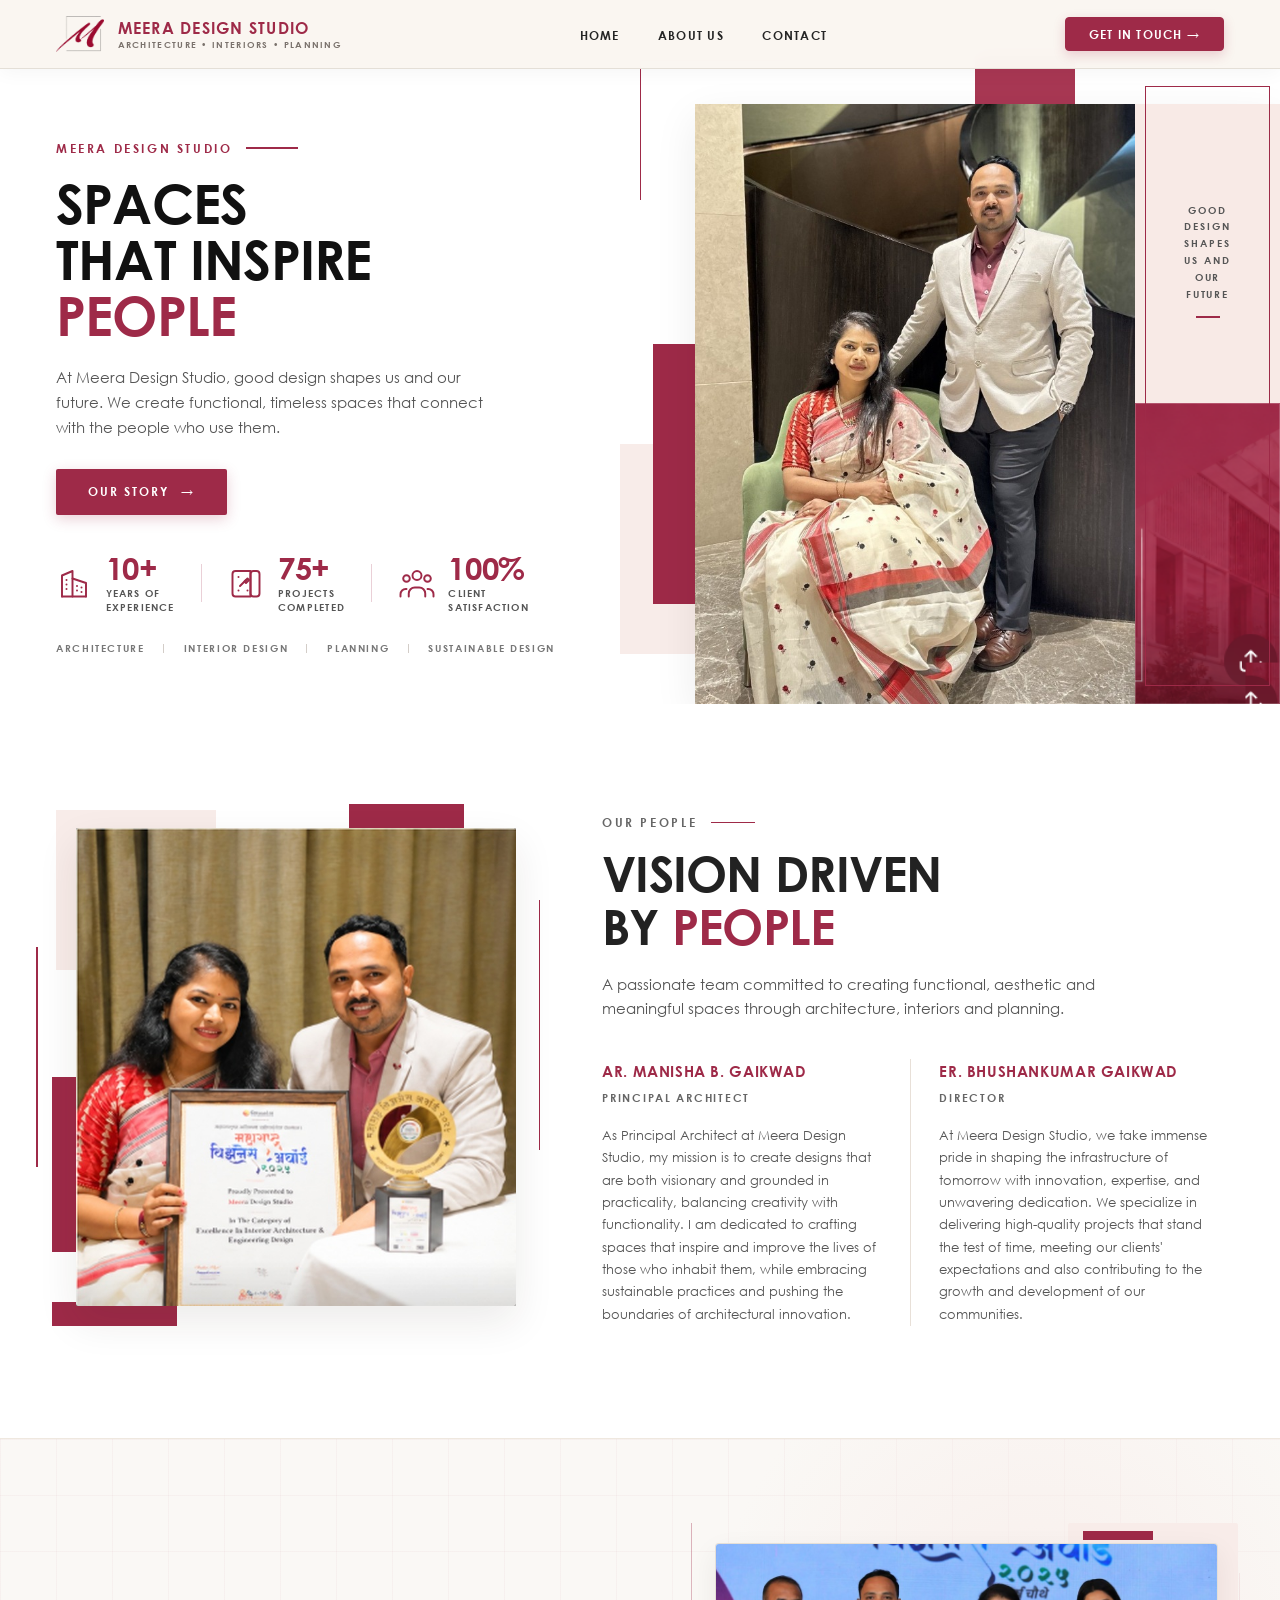
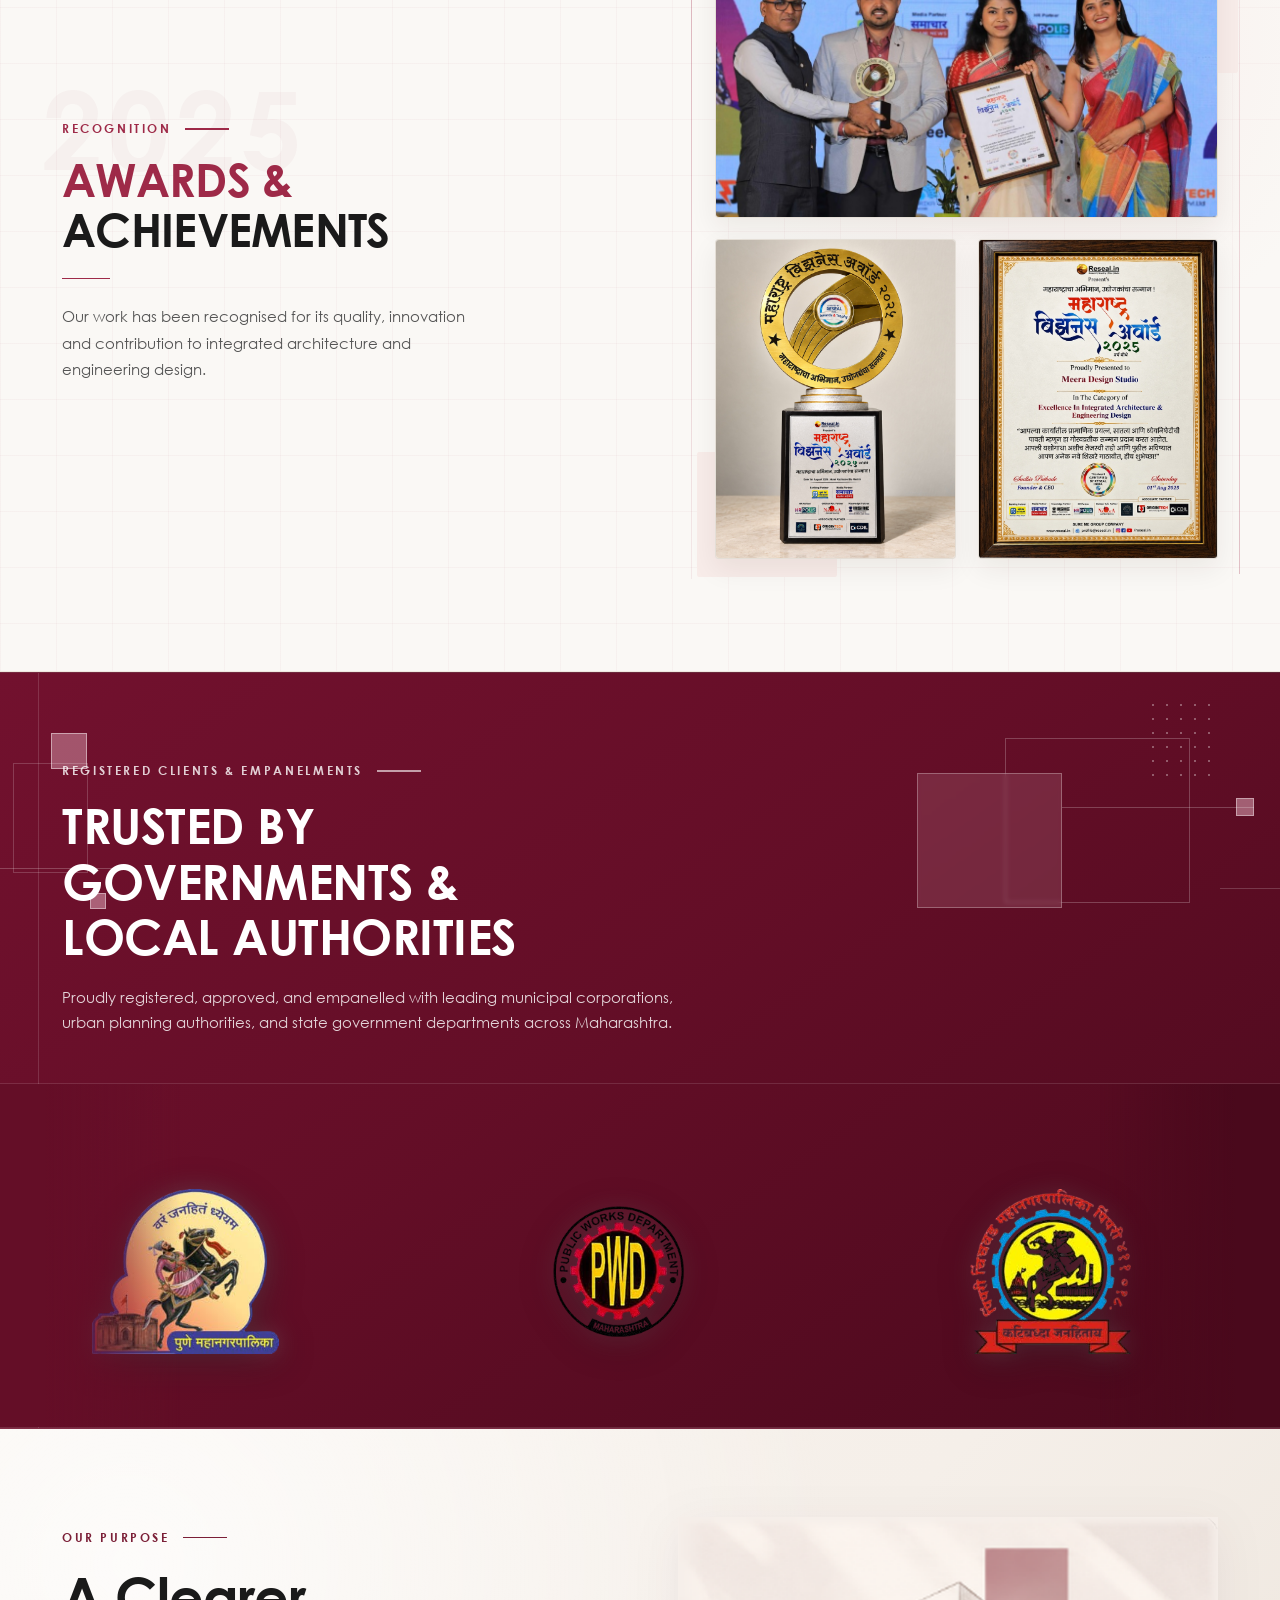
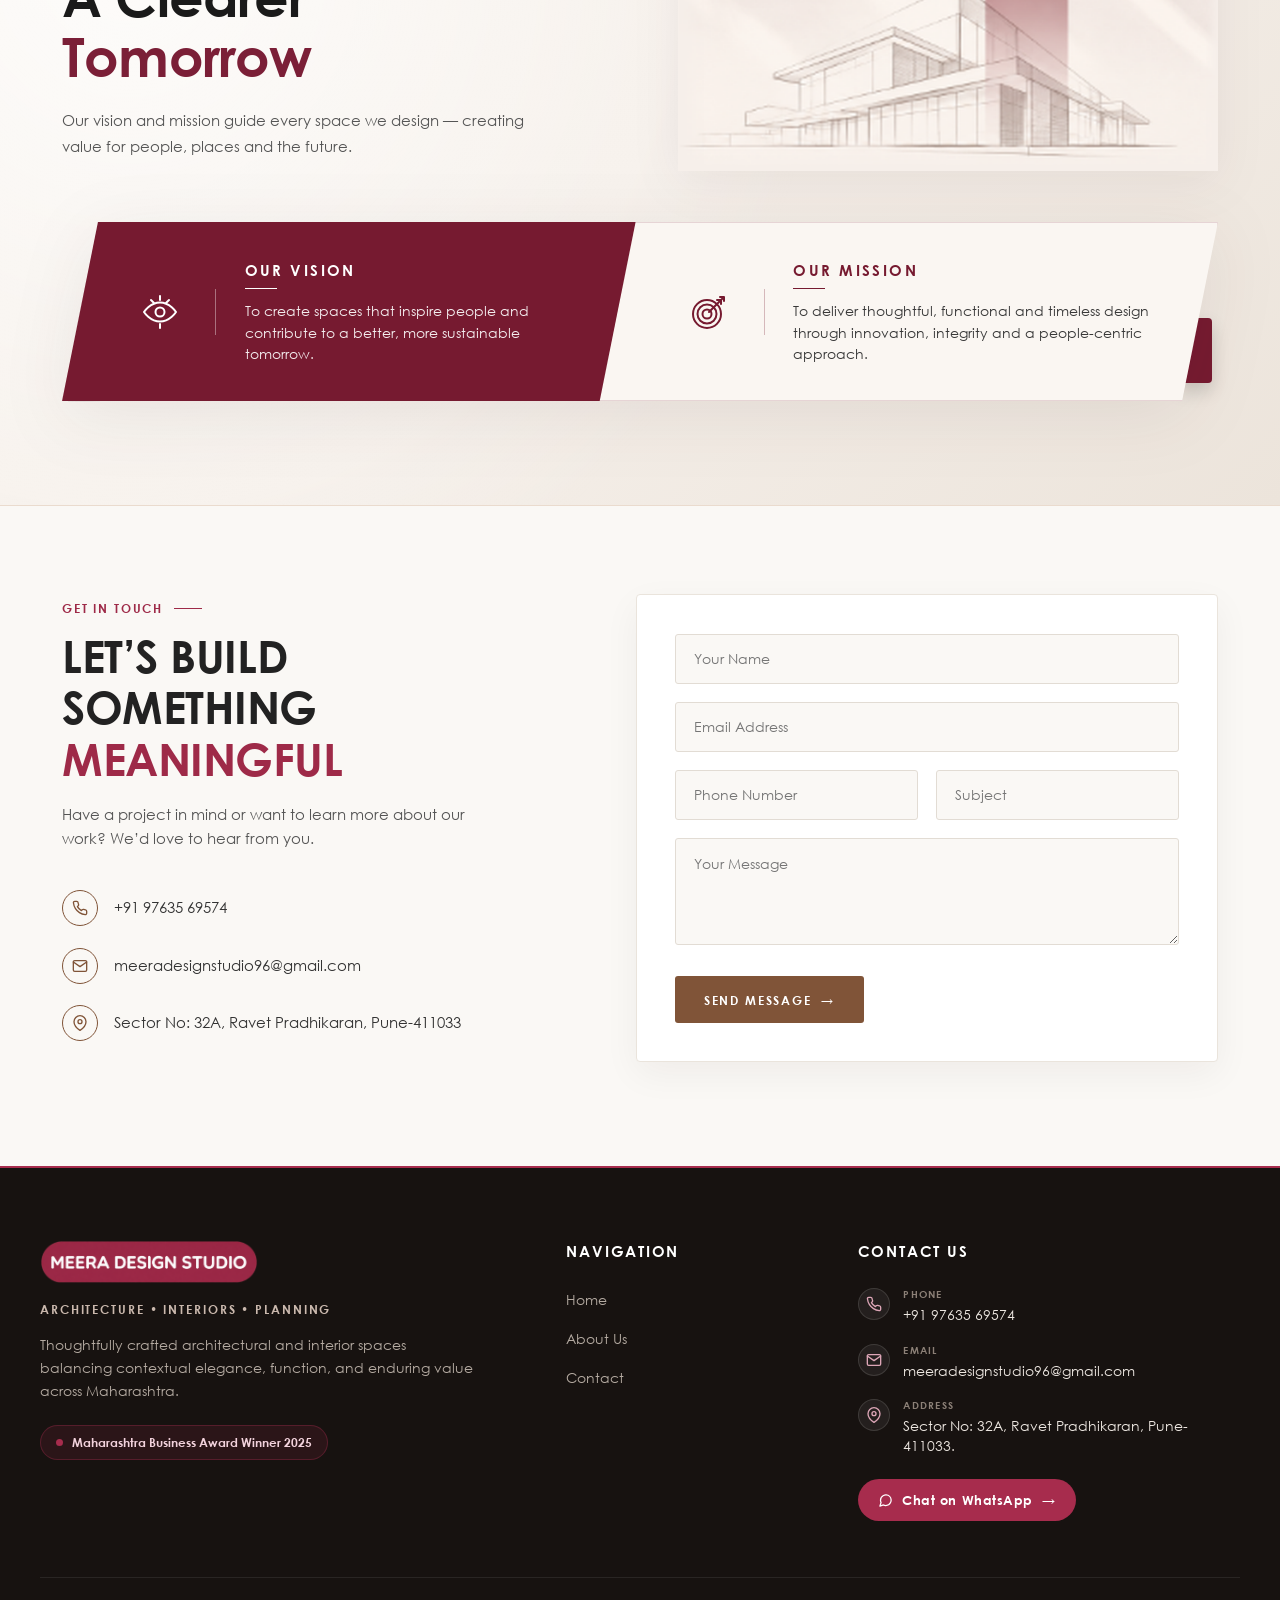
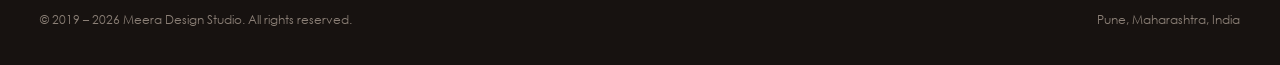
<file: about.html>
<!DOCTYPE html>
<html lang="en">
<head>
  <meta charset="UTF-8">
  <meta name="viewport" content="width=device-width, initial-scale=1.0">
  <title>About Us — Meera Design Studio</title>
  <meta name="description" content="Discover Meera Design Studio — spaces that inspire people. Founded by Ar. Manisha Gaikwad and Er. Bhushankumar Gaikwad. Complete architectural design, awards, registrations, and consultation.">
  <link rel="stylesheet" href="css/style.css">
  <link rel="preconnect" href="https://fonts.googleapis.com">
  <link rel="preconnect" href="https://fonts.gstatic.com" crossorigin>
  
  <link rel="icon" type="image/png" href="assets/logo/favicon.png">
</head>
<body class="ab-page">

  <!-- ==========================================================================
       1. HEADER — EDITORIAL TOP NAVIGATION
       ========================================================================== -->
  <header class="site-header header-solid">
    <div class="header-inner">
      <a href="index.html" class="header-brand" aria-label="Meera Design Studio">
        <img src="assets/logo/icon.png" alt="Meera Design Studio Icon" class="brand-symbol-img">
        <div class="brand-text">
          <span class="brand-name">MEERA DESIGN STUDIO</span>
          <span class="brand-label">ARCHITECTURE • INTERIORS • PLANNING</span>
        </div>
      </a>

      <nav aria-label="Main Navigation">
        <ul class="header-nav" id="mainNav">
          <li><a href="index.html" class="nav-link">Home</a></li>
          <li><a href="about.html" class="nav-link active">About Us</a></li>
          <li><a href="contact.html" class="nav-link">Contact</a></li>
          <li class="mobile-nav-cta-item"><a href="contact.html" class="mobile-drawer-cta">START CONSULTATION &rarr;</a></li>
        </ul>
      </nav>

      <div class="header-actions">
        <a href="contact.html" class="header-cta">GET IN TOUCH &rarr;</a>
        <button class="mobile-menu-btn" id="menuToggle" aria-label="Toggle Navigation">&#9776;</button>
      </div>
    </div>
  </header>

  <main>
    <!-- ==========================================================================
         SECTION 1: HERO — SPACES THAT INSPIRE PEOPLE
         ========================================================================== -->
    <!-- ==========================================================================
         SECTION 1: HERO — SPACES THAT INSPIRE PEOPLE
         ========================================================================== -->
    <section class="ab-hero">
      <div class="ab-hero-layout">
        
        <!-- Left Side: Editorial Content -->
        <div class="ab-hero-left-content">
          
          <!-- Small "MEERA DESIGN STUDIO ─────" label -->
          <div class="ab-hero-eyebrow">
            <span>MEERA DESIGN STUDIO</span>
            <span class="ab-hero-eyebrow-line" aria-hidden="true"></span>
          </div>

          <!-- Large Headline in Century Gothic -->
          <h1 class="ab-hero-headline">
            SPACES<br>
            THAT INSPIRE<br>
            <span class="ab-hero-accent-text">PEOPLE</span>
          </h1>

          <!-- Short Introduction -->
          <p class="ab-hero-desc">
            At Meera Design Studio, good design shapes us and our future. We create functional, timeless spaces that connect with the people who use them.
          </p>

          <!-- "OUR STORY →" Button -->
          <div class="ab-hero-actions">
            <a href="#peopleSection" class="ab-hero-story-btn">
              OUR STORY <span class="ab-btn-arrow" aria-hidden="true">→</span>
            </a>
          </div>

          <!-- Three Compact Credibility Metrics along bottom left -->
          <div class="ab-hero-metrics-row">
            
            <!-- Metric 1: 10+ Years of Experience -->
            <div class="ab-hero-metric">
              <div class="ab-metric-icon" aria-hidden="true">
                <svg width="36" height="36" viewBox="0 0 24 24" fill="none" stroke="#9E2A48" stroke-width="1.3" stroke-linecap="round" stroke-linejoin="round">
                  <path d="M4 21V7l7-3v17"/>
                  <path d="M11 9l9 3v9"/>
                  <line x1="4" y1="21" x2="20" y2="21"/>
                  <line x1="7" y1="10" x2="7.01" y2="10"/>
                  <line x1="7" y1="13" x2="7.01" y2="13"/>
                  <line x1="7" y1="16" x2="7.01" y2="16"/>
                  <line x1="14" y1="14" x2="14.01" y2="14"/>
                  <line x1="17" y1="15" x2="17.01" y2="15"/>
                  <line x1="14" y1="17" x2="14.01" y2="17"/>
                  <line x1="17" y1="18" x2="17.01" y2="18"/>
                </svg>
              </div>
              <div class="ab-metric-info">
                <span class="ab-metric-val">10+</span>
                <span class="ab-metric-lbl">YEARS OF<br>EXPERIENCE</span>
              </div>
            </div>

            <div class="ab-metric-sep" aria-hidden="true"></div>

            <!-- Metric 2: 75+ Projects Completed -->
            <div class="ab-hero-metric">
              <div class="ab-metric-icon" aria-hidden="true">
                <svg width="36" height="36" viewBox="0 0 24 24" fill="none" stroke="#9E2A48" stroke-width="1.3" stroke-linecap="round" stroke-linejoin="round">
                  <path d="M19 4h-2a2 2 0 0 0-2 2v13a2 2 0 0 0 2 2h2a2 2 0 0 0 2-2V6a2 2 0 0 0-2-2z"/>
                  <path d="M5 4h10v17H5a2 2 0 0 1-2-2V6a2 2 0 0 1 2-2z"/>
                  <line x1="7" y1="8" x2="7.01" y2="8"/>
                  <line x1="7" y1="17" x2="7.01" y2="17"/>
                  <line x1="13" y1="17" x2="13.01" y2="17"/>
                  <line x1="12" y1="10" x2="8" y2="14"/>
                  <path d="M11 11l2-2 1 1-2 2z"/>
                </svg>
              </div>
              <div class="ab-metric-info">
                <span class="ab-metric-val">75+</span>
                <span class="ab-metric-lbl">PROJECTS<br>COMPLETED</span>
              </div>
            </div>

            <div class="ab-metric-sep" aria-hidden="true"></div>

            <!-- Metric 3: 100% Client Satisfaction -->
            <div class="ab-hero-metric">
              <div class="ab-metric-icon" aria-hidden="true">
                <svg width="36" height="36" viewBox="0 0 24 24" fill="none" stroke="#9E2A48" stroke-width="1.3" stroke-linecap="round" stroke-linejoin="round">
                  <circle cx="12" cy="7" r="3"/>
                  <path d="M6.5 21v-2a4 4 0 0 1 4-4h3a4 4 0 0 1 4 4v2"/>
                  <circle cx="5" cy="9" r="2.2"/>
                  <path d="M1 21v-1.5a3.5 3.5 0 0 1 3.5-3.5h.5"/>
                  <circle cx="19" cy="9" r="2.2"/>
                  <path d="M23 21v-1.5a3.5 3.5 0 0 0-3.5-3.5h-.5"/>
                </svg>
              </div>
              <div class="ab-metric-info">
                <span class="ab-metric-val">100%</span>
                <span class="ab-metric-lbl">CLIENT<br>SATISFACTION</span>
              </div>
            </div>

          </div>

          <!-- Bottom Services Scope Line -->
          <div class="ab-hero-services-line">
            <span>ARCHITECTURE</span>
            <span class="ab-srv-pipe">|</span>
            <span>INTERIOR DESIGN</span>
            <span class="ab-srv-pipe">|</span>
            <span>PLANNING</span>
            <span class="ab-srv-pipe">|</span>
            <span>SUSTAINABLE DESIGN</span>
          </div>

        </div>

        <!-- Right Side: Architectural Composition (Portrait + Pink / Burgundy Boxes) -->
        <div class="ab-hero-visual-col">
          <div class="ab-hero-visual-stage">
            
            <!-- Pink / Burgundy Architectural Shapes behind and around the image -->
            <div class="ab-geo-blush-box" aria-hidden="true"></div>
            <div class="ab-geo-burgundy-left" aria-hidden="true"></div>
            <div class="ab-geo-frame-left" aria-hidden="true"></div>
            <div class="ab-geo-burgundy-top" aria-hidden="true"></div>
            <div class="ab-geo-sand-band" aria-hidden="true"></div>

            <!-- Unified Photo + Right Panel Cluster -->
            <div class="ab-hero-cluster">
              <!-- The Portrait Image -->
              <div class="ab-hero-portrait-frame">
                <img src="assets/about/hero/about-hero-portrait.jpg" alt="Ar. Manisha Gaikwad and Er. Bhushankumar Gaikwad — Meera Design Studio" class="ab-hero-portrait-img">
              </div>

              <!-- Right Architectural Panel with Motto & Facade Texture -->
              <div class="ab-hero-right-panel">
                <div class="ab-right-motto-box">
                  <span class="ab-right-motto-text">GOOD<br>DESIGN<br>SHAPES<br>US AND<br>OUR<br>FUTURE</span>
                  <span class="ab-right-motto-line" aria-hidden="true"></span>
                </div>
                <div class="ab-right-facade-box" aria-hidden="true"></div>
                <div class="ab-right-panel-frame" aria-hidden="true"></div>
              </div>
            </div>

          </div>
        </div>

      </div>
    </section>

    <!-- ==========================================================================
         SECTION 2: OUR PEOPLE — VISION DRIVEN BY PEOPLE
         ========================================================================== -->
    <section class="ab-people" id="peopleSection">
      <div class="ab-container">
        <div class="ab-people-grid">
          
          <!-- Left: Leadership Photo with Architectural Framing & Pink/Burgundy Shapes -->
          <div class="ab-people-left">
            <div class="ab-people-stage">
              
              <!-- Pink / Burgundy Architectural Shapes behind and around the photo -->
              <div class="ab-people-geo-blush" aria-hidden="true"></div>
              <div class="ab-people-geo-top" aria-hidden="true"></div>
              <div class="ab-people-geo-left" aria-hidden="true"></div>
              <div class="ab-people-geo-bottom" aria-hidden="true"></div>
              <div class="ab-people-line-left" aria-hidden="true"></div>
              <div class="ab-people-line-right" aria-hidden="true"></div>

              <!-- Photo Frame -->
              <div class="ab-people-photo-frame">
                <img src="assets/about/leadership/about-people-award-clean.jpg" alt="Ar. Manisha B. Gaikwad and Er. Bhushankumar Gaikwad with Maharashtra Business Award" class="ab-people-img">
              </div>

            </div>
          </div>

          <!-- Right: Leadership Details -->
          <div class="ab-people-right">
            
            <!-- Eyebrow: OUR PEOPLE ───── -->
            <div class="ab-people-eyebrow">
              <span>OUR PEOPLE</span>
              <span class="ab-people-eyebrow-line" aria-hidden="true"></span>
            </div>

            <!-- Headline -->
            <h2 class="ab-people-headline">
              VISION DRIVEN<br>
              BY <span class="ab-accent">PEOPLE</span>
            </h2>

            <!-- Subtitle -->
            <p class="ab-people-subtitle">
              A passionate team committed to creating functional, aesthetic and meaningful spaces through architecture, interiors and planning.
            </p>

            <!-- Two-Column Leadership Bios with Vertical Divider -->
            <div class="ab-people-roles-grid">
              
              <!-- Left Column: Ar. Manisha B. Gaikwad -->
              <div class="ab-people-role-col">
                <h3 class="ab-role-name">AR. MANISHA B. GAIKWAD</h3>
                <span class="ab-role-title">PRINCIPAL ARCHITECT</span>
                <p class="ab-role-bio">
                  As Principal Architect at Meera Design Studio, my mission is to create designs that are both visionary and grounded in practicality, balancing creativity with functionality. I am dedicated to crafting spaces that inspire and improve the lives of those who inhabit them, while embracing sustainable practices and pushing the boundaries of architectural innovation.
                </p>
              </div>

              <!-- Column Vertical Divider -->
              <div class="ab-people-col-divider" aria-hidden="true"></div>

              <!-- Right Column: Er. Bhushankumar Gaikwad -->
              <div class="ab-people-role-col">
                <h3 class="ab-role-name">ER. BHUSHANKUMAR GAIKWAD</h3>
                <span class="ab-role-title">DIRECTOR</span>
                <p class="ab-role-bio">
                  At Meera Design Studio, we take immense pride in shaping the infrastructure of tomorrow with innovation, expertise, and unwavering dedication. We specialize in delivering high-quality projects that stand the test of time, meeting our clients' expectations and also contributing to the growth and development of our communities.
                </p>
              </div>

            </div>

          </div>

        </div>
      </div>
    </section>

    <!-- ==========================================================================
         SECTION 3: AWARDS & ACHIEVEMENTS
         ========================================================================== -->
    <section class="ab-awards" id="awardsSection">
      <div class="ab-container">
        
        <div class="ab-awards-layout">
          
          <!-- Left Column: Editorial Content -->
          <div class="ab-awards-left-col">
            <!-- Architectural Background Watermark -->
            <div class="ab-awards-watermark" aria-hidden="true">2025</div>

            <!-- Eyebrow: RECOGNITION ───── -->
            <div class="ab-awards-eyebrow">
              <span>RECOGNITION</span>
              <span class="ab-awards-eyebrow-line" aria-hidden="true"></span>
            </div>

            <!-- Large Headline -->
            <h2 class="ab-awards-headline">
              <span class="ab-awards-accent">AWARDS &amp;</span><br>
              ACHIEVEMENTS
            </h2>

            <!-- Thin Rule Line -->
            <div class="ab-awards-rule" aria-hidden="true"></div>

            <!-- Description Paragraph -->
            <p class="ab-awards-desc">
              Our work has been recognised for its quality, innovation and contribution to integrated architecture and engineering design.
            </p>
          </div>

          <!-- Right Column: 3-Image Mosaic with Hover Information Banners -->
          <div class="ab-awards-mosaic-wrap">
            
            <!-- Subtle blush-pink and burgundy geometric shapes behind selected areas -->
            <div class="ab-award-geo-blush-top" aria-hidden="true"></div>
            <div class="ab-award-geo-burgundy-top" aria-hidden="true"></div>
            <div class="ab-award-geo-blush-bottom" aria-hidden="true"></div>
            <div class="ab-award-line-left" aria-hidden="true"></div>
            <div class="ab-award-line-right" aria-hidden="true"></div>

            <div class="ab-awards-mosaic-grid">
              
              <!-- Card 1: Top Wide Landscape — Award Ceremony -->
              <article class="ab-award-bento-card ab-bento-card-top" tabindex="0">
                <img src="assets/about/awards/award-ceremony-2025.jpg" alt="Maharashtra Business Awards 2025 Ceremony" class="ab-bento-img">
                
                <!-- Hover Information Banner -->
                <div class="ab-award-overlay-banner">
                  <svg class="ab-banner-wave" viewBox="0 0 500 24" preserveAspectRatio="none" aria-hidden="true">
                    <path d="M0,24 C140,24 220,4 370,14 C430,18 470,10 500,8 L500,24 L0,24 Z" fill="#871D37"/>
                  </svg>
                  <div class="ab-banner-body">
                    <div class="ab-banner-icon-wrap" aria-hidden="true">
                      <!-- Trophy Outline SVG -->
                      <svg width="20" height="20" viewBox="0 0 24 24" fill="none" stroke="#FFFFFF" stroke-width="1.6" stroke-linecap="round" stroke-linejoin="round">
                        <path d="M6 9H4.5a2.5 2.5 0 0 1 0-5H6"/>
                        <path d="M18 9h1.5a2.5 2.5 0 0 0 0-5H18"/>
                        <path d="M4 22h16"/>
                        <path d="M10 14.66V17c0 .55-.45 1-1 1H7v4h10v-4h-2c-.55 0-1-.45-1-1v-2.34"/>
                        <path d="M6 4h12a2 2 0 0 1 2 2v3a6 6 0 0 1-6 6h0a6 6 0 0 1-6-6V6a2 2 0 0 1 2-2Z"/>
                      </svg>
                    </div>
                    <div class="ab-banner-sep" aria-hidden="true"></div>
                    <div class="ab-banner-text">
                      <h4 class="ab-banner-title">MAHARASHTRA BUSINESS AWARDS 2025</h4>
                      <p class="ab-banner-sub">Excellence in Integrated Architecture &amp; Engineering Design</p>
                    </div>
                    <div class="ab-banner-action" aria-hidden="true">
                      <span class="ab-banner-arrow-btn">
                        <svg width="13" height="13" viewBox="0 0 24 24" fill="none" stroke="#FFFFFF" stroke-width="2" stroke-linecap="round" stroke-linejoin="round">
                          <line x1="5" y1="12" x2="19" y2="12"></line>
                          <polyline points="12 5 19 12 12 19"></polyline>
                        </svg>
                      </span>
                    </div>
                  </div>
                </div>
              </article>

              <!-- Card 2: Bottom-Left Square — Award Trophy -->
              <article class="ab-award-bento-card ab-bento-card-bottom" tabindex="0">
                <img src="assets/about/awards/award-trophy-2025.jpg" alt="Award Trophy — Maharashtra Business Awards 2025" class="ab-bento-img ab-bento-img-trophy">
                
                <!-- Hover Information Banner -->
                <div class="ab-award-overlay-banner">
                  <svg class="ab-banner-wave" viewBox="0 0 500 24" preserveAspectRatio="none" aria-hidden="true">
                    <path d="M0,24 C140,24 220,4 370,14 C430,18 470,10 500,8 L500,24 L0,24 Z" fill="#871D37"/>
                  </svg>
                  <div class="ab-banner-body">
                    <div class="ab-banner-icon-wrap" aria-hidden="true">
                      <!-- Trophy Outline SVG -->
                      <svg width="20" height="20" viewBox="0 0 24 24" fill="none" stroke="#FFFFFF" stroke-width="1.6" stroke-linecap="round" stroke-linejoin="round">
                        <path d="M6 9H4.5a2.5 2.5 0 0 1 0-5H6"/>
                        <path d="M18 9h1.5a2.5 2.5 0 0 0 0-5H18"/>
                        <path d="M4 22h16"/>
                        <path d="M10 14.66V17c0 .55-.45 1-1 1H7v4h10v-4h-2c-.55 0-1-.45-1-1v-2.34"/>
                        <path d="M6 4h12a2 2 0 0 1 2 2v3a6 6 0 0 1-6 6h0a6 6 0 0 1-6-6V6a2 2 0 0 1 2-2Z"/>
                      </svg>
                    </div>
                    <div class="ab-banner-sep" aria-hidden="true"></div>
                    <div class="ab-banner-text">
                      <h4 class="ab-banner-title">AWARD TROPHY</h4>
                      <p class="ab-banner-sub">Maharashtra Business Awards 2025</p>
                    </div>
                    <div class="ab-banner-action" aria-hidden="true">
                      <span class="ab-banner-arrow-btn">
                        <svg width="13" height="13" viewBox="0 0 24 24" fill="none" stroke="#FFFFFF" stroke-width="2" stroke-linecap="round" stroke-linejoin="round">
                          <line x1="5" y1="12" x2="19" y2="12"></line>
                          <polyline points="12 5 19 12 12 19"></polyline>
                        </svg>
                      </span>
                    </div>
                  </div>
                </div>
              </article>

              <!-- Card 3: Bottom-Right Square — Certificate -->
              <article class="ab-award-bento-card ab-bento-card-bottom" tabindex="0">
                <img src="assets/about/awards/award-certificate-2025.jpg" alt="Certificate of Recognition — Maharashtra Business Awards 2025" class="ab-bento-img ab-bento-img-cert">
                
                <!-- Hover Information Banner -->
                <div class="ab-award-overlay-banner">
                  <svg class="ab-banner-wave" viewBox="0 0 500 24" preserveAspectRatio="none" aria-hidden="true">
                    <path d="M0,24 C140,24 220,4 370,14 C430,18 470,10 500,8 L500,24 L0,24 Z" fill="#871D37"/>
                  </svg>
                  <div class="ab-banner-body">
                    <div class="ab-banner-icon-wrap" aria-hidden="true">
                      <!-- Certificate / Document Outline SVG -->
                      <svg width="20" height="20" viewBox="0 0 24 24" fill="none" stroke="#FFFFFF" stroke-width="1.6" stroke-linecap="round" stroke-linejoin="round">
                        <path d="M14 2H6a2 2 0 0 0-2 2v16a2 2 0 0 0 2 2h12a2 2 0 0 0 2-2V8z"/>
                        <polyline points="14 2 14 8 20 8"/>
                        <line x1="16" y1="13" x2="8" y2="13"/>
                        <line x1="16" y1="17" x2="8" y2="17"/>
                        <line x1="10" y1="9" x2="8" y2="9"/>
                      </svg>
                    </div>
                    <div class="ab-banner-sep" aria-hidden="true"></div>
                    <div class="ab-banner-text">
                      <h4 class="ab-banner-title">CERTIFICATE OF RECOGNITION</h4>
                      <p class="ab-banner-sub">Maharashtra Business Awards 2025</p>
                    </div>
                    <div class="ab-banner-action" aria-hidden="true">
                      <span class="ab-banner-arrow-btn">
                        <svg width="13" height="13" viewBox="0 0 24 24" fill="none" stroke="#FFFFFF" stroke-width="2" stroke-linecap="round" stroke-linejoin="round">
                          <line x1="5" y1="12" x2="19" y2="12"></line>
                          <polyline points="12 5 19 12 12 19"></polyline>
                        </svg>
                      </span>
                    </div>
                  </div>
                </div>
              </article>

            </div>
          </div>

        </div>

      </div>
    </section>

    <!-- ==========================================================================
         SECTION 4: REGISTERED CLIENTS & EMPANELMENTS (SINGLE LTR MARQUEE STRIP)
         ========================================================================== -->
    <section class="ab-trust" id="clientsSection">
      <!-- Architectural Burgundy Background Decorative Elements (Matching Reference) -->
      <div class="ab-trust-bg-decor" aria-hidden="true">
        <!-- Top Right Dot Grid -->
        <div class="ab-trust-dot-grid"></div>
        
        <!-- Right Architectural Wireframes & Blush Shapes -->
        <div class="ab-trust-wireframe-box"></div>
        <div class="ab-trust-blush-box ab-trust-blush-right"></div>
        <div class="ab-trust-node ab-trust-node-right"></div>
        <div class="ab-trust-h-line ab-trust-h-line-right"></div>
        <div class="ab-trust-h-line ab-trust-h-line-far-right"></div>
        
        <!-- Left Architectural Drafting Lines & Blush Squares -->
        <div class="ab-trust-blush-box ab-trust-blush-left"></div>
        <div class="ab-trust-wireframe-sq-left"></div>
        <div class="ab-trust-node ab-trust-node-left"></div>
        <div class="ab-trust-v-line ab-trust-v-line-left"></div>
        <div class="ab-trust-h-line ab-trust-h-line-left"></div>
      </div>

      <div class="ab-container">
        <!-- Section Editorial Header -->
        <div class="ab-trust-header">
          <div class="ab-trust-eyebrow">
            <span>REGISTERED CLIENTS &amp; EMPANELMENTS</span>
            <span class="ab-trust-eyebrow-line" aria-hidden="true"></span>
          </div>
          <h2 class="ab-trust-headline">
            TRUSTED BY<br>
            GOVERNMENTS &amp;<br>
            LOCAL AUTHORITIES
          </h2>
          <p class="ab-trust-desc">
            Proudly registered, approved, and empanelled with leading municipal corporations, urban planning authorities, and state government departments across Maharashtra.
          </p>
        </div>
      </div>

      <!-- Single Marquee Strip: Going from Left to Right -->
      <div class="ab-trust-marquee-wrapper">
        <div class="ab-trust-marquee-row ab-marquee-ltr" aria-label="Registered Municipal Corporations and State Government Authorities">
          <div class="ab-trust-marquee-track">
            
            <!-- Group 1 -->
            <div class="ab-trust-marquee-group">
              
              <!-- 1. PMC -->
              <div class="ab-trust-item">
                <div class="ab-trust-logo-wrap">
                  <img src="assets/about/clients/client-logo-pmc.png" alt="Pune Municipal Corporation" class="ab-trust-logo-img">
                </div>
                <div class="ab-trust-tooltip">
                  <span class="ab-trust-badge">EMPANELLED</span>
                  <h5 class="ab-trust-tooltip-title">PUNE MUNICIPAL CORPORATION</h5>
                  <p class="ab-trust-tooltip-sub">पुणे महानगरपालिका (PMC)</p>
                  <div class="ab-trust-tooltip-arrow" aria-hidden="true"></div>
                </div>
              </div>

              <!-- 2. PWD -->
              <div class="ab-trust-item">
                <div class="ab-trust-logo-wrap">
                  <img src="assets/about/clients/client-logo-pwd.png" alt="Public Works Department Maharashtra" class="ab-trust-logo-img">
                </div>
                <div class="ab-trust-tooltip">
                  <span class="ab-trust-badge">REGISTERED</span>
                  <h5 class="ab-trust-tooltip-title">PUBLIC WORKS DEPARTMENT</h5>
                  <p class="ab-trust-tooltip-sub">Government of Maharashtra (PWD)</p>
                  <div class="ab-trust-tooltip-arrow" aria-hidden="true"></div>
                </div>
              </div>

              <!-- 3. PCMC -->
              <div class="ab-trust-item">
                <div class="ab-trust-logo-wrap">
                  <img src="assets/about/clients/client-logo-pcmc.png" alt="Pimpri Chinchwad Municipal Corporation" class="ab-trust-logo-img">
                </div>
                <div class="ab-trust-tooltip">
                  <span class="ab-trust-badge">REGISTERED</span>
                  <h5 class="ab-trust-tooltip-title">PIMPRI CHINCHWAD MUNICIPAL CORP.</h5>
                  <p class="ab-trust-tooltip-sub">पिंपरी चिंचवड महानगरपालिका (PCMC)</p>
                  <div class="ab-trust-tooltip-arrow" aria-hidden="true"></div>
                </div>
              </div>

              <!-- 4. Nashik -->
              <div class="ab-trust-item">
                <div class="ab-trust-logo-wrap">
                  <img src="assets/about/clients/client-logo-nashik.png" alt="Nashik Municipal Corporation" class="ab-trust-logo-img">
                </div>
                <div class="ab-trust-tooltip">
                  <span class="ab-trust-badge">EMPANELLED</span>
                  <h5 class="ab-trust-tooltip-title">NASHIK MUNICIPAL CORPORATION</h5>
                  <p class="ab-trust-tooltip-sub">नाशिक महानगरपालिका (NMC)</p>
                  <div class="ab-trust-tooltip-arrow" aria-hidden="true"></div>
                </div>
              </div>

              <!-- 5. Pandharpur -->
              <div class="ab-trust-item">
                <div class="ab-trust-logo-wrap">
                  <img src="assets/about/clients/client-logo-pandharpur.png" alt="Pandharpur Municipal Council" class="ab-trust-logo-img">
                </div>
                <div class="ab-trust-tooltip">
                  <span class="ab-trust-badge">APPROVED</span>
                  <h5 class="ab-trust-tooltip-title">PANDHARPUR MUNICIPAL COUNCIL</h5>
                  <p class="ab-trust-tooltip-sub">पंढरपूर नगरपरिषद</p>
                  <div class="ab-trust-tooltip-arrow" aria-hidden="true"></div>
                </div>
              </div>

              <!-- 6. PMRDA -->
              <div class="ab-trust-item">
                <div class="ab-trust-logo-wrap">
                  <img src="assets/about/clients/client-logo-pmrda.png" alt="Pune Metropolitan Region Development Authority" class="ab-trust-logo-img">
                </div>
                <div class="ab-trust-tooltip">
                  <span class="ab-trust-badge">EMPANELLED</span>
                  <h5 class="ab-trust-tooltip-title">PUNE METRO REGION DEV. AUTH.</h5>
                  <p class="ab-trust-tooltip-sub">पुणे महानगर प्रदेश विकास प्राधिकरण (PMRDA)</p>
                  <div class="ab-trust-tooltip-arrow" aria-hidden="true"></div>
                </div>
              </div>

              <!-- Repetition Set 2 for Ultra-wide Seamless Flow -->
              <!-- 1. PMC -->
              <div class="ab-trust-item">
                <div class="ab-trust-logo-wrap">
                  <img src="assets/about/clients/client-logo-pmc.png" alt="Pune Municipal Corporation" class="ab-trust-logo-img">
                </div>
                <div class="ab-trust-tooltip">
                  <span class="ab-trust-badge">EMPANELLED</span>
                  <h5 class="ab-trust-tooltip-title">PUNE MUNICIPAL CORPORATION</h5>
                  <p class="ab-trust-tooltip-sub">पुणे महानगरपालिका (PMC)</p>
                  <div class="ab-trust-tooltip-arrow" aria-hidden="true"></div>
                </div>
              </div>

              <!-- 2. PWD -->
              <div class="ab-trust-item">
                <div class="ab-trust-logo-wrap">
                  <img src="assets/about/clients/client-logo-pwd.png" alt="Public Works Department Maharashtra" class="ab-trust-logo-img">
                </div>
                <div class="ab-trust-tooltip">
                  <span class="ab-trust-badge">REGISTERED</span>
                  <h5 class="ab-trust-tooltip-title">PUBLIC WORKS DEPARTMENT</h5>
                  <p class="ab-trust-tooltip-sub">Government of Maharashtra (PWD)</p>
                  <div class="ab-trust-tooltip-arrow" aria-hidden="true"></div>
                </div>
              </div>

              <!-- 3. PCMC -->
              <div class="ab-trust-item">
                <div class="ab-trust-logo-wrap">
                  <img src="assets/about/clients/client-logo-pcmc.png" alt="Pimpri Chinchwad Municipal Corporation" class="ab-trust-logo-img">
                </div>
                <div class="ab-trust-tooltip">
                  <span class="ab-trust-badge">REGISTERED</span>
                  <h5 class="ab-trust-tooltip-title">PIMPRI CHINCHWAD MUNICIPAL CORP.</h5>
                  <p class="ab-trust-tooltip-sub">पिंपरी चिंचवड महानगरपालिका (PCMC)</p>
                  <div class="ab-trust-tooltip-arrow" aria-hidden="true"></div>
                </div>
              </div>

              <!-- 4. Nashik -->
              <div class="ab-trust-item">
                <div class="ab-trust-logo-wrap">
                  <img src="assets/about/clients/client-logo-nashik.png" alt="Nashik Municipal Corporation" class="ab-trust-logo-img">
                </div>
                <div class="ab-trust-tooltip">
                  <span class="ab-trust-badge">EMPANELLED</span>
                  <h5 class="ab-trust-tooltip-title">NASHIK MUNICIPAL CORPORATION</h5>
                  <p class="ab-trust-tooltip-sub">नाशिक महानगरपालिका (NMC)</p>
                  <div class="ab-trust-tooltip-arrow" aria-hidden="true"></div>
                </div>
              </div>

              <!-- 5. Pandharpur -->
              <div class="ab-trust-item">
                <div class="ab-trust-logo-wrap">
                  <img src="assets/about/clients/client-logo-pandharpur.png" alt="Pandharpur Municipal Council" class="ab-trust-logo-img">
                </div>
                <div class="ab-trust-tooltip">
                  <span class="ab-trust-badge">APPROVED</span>
                  <h5 class="ab-trust-tooltip-title">PANDHARPUR MUNICIPAL COUNCIL</h5>
                  <p class="ab-trust-tooltip-sub">पंढरपूर नगरपरिषद</p>
                  <div class="ab-trust-tooltip-arrow" aria-hidden="true"></div>
                </div>
              </div>

              <!-- 6. PMRDA -->
              <div class="ab-trust-item">
                <div class="ab-trust-logo-wrap">
                  <img src="assets/about/clients/client-logo-pmrda.png" alt="Pune Metropolitan Region Development Authority" class="ab-trust-logo-img">
                </div>
                <div class="ab-trust-tooltip">
                  <span class="ab-trust-badge">EMPANELLED</span>
                  <h5 class="ab-trust-tooltip-title">PUNE METRO REGION DEV. AUTH.</h5>
                  <p class="ab-trust-tooltip-sub">पुणे महानगर प्रदेश विकास प्राधिकरण (PMRDA)</p>
                  <div class="ab-trust-tooltip-arrow" aria-hidden="true"></div>
                </div>
              </div>

              <!-- Repetition Set 3 -->
              <!-- 1. PMC -->
              <div class="ab-trust-item">
                <div class="ab-trust-logo-wrap">
                  <img src="assets/about/clients/client-logo-pmc.png" alt="Pune Municipal Corporation" class="ab-trust-logo-img">
                </div>
                <div class="ab-trust-tooltip">
                  <span class="ab-trust-badge">EMPANELLED</span>
                  <h5 class="ab-trust-tooltip-title">PUNE MUNICIPAL CORPORATION</h5>
                  <p class="ab-trust-tooltip-sub">पुणे महानगरपालिका (PMC)</p>
                  <div class="ab-trust-tooltip-arrow" aria-hidden="true"></div>
                </div>
              </div>

              <!-- 2. PWD -->
              <div class="ab-trust-item">
                <div class="ab-trust-logo-wrap">
                  <img src="assets/about/clients/client-logo-pwd.png" alt="Public Works Department Maharashtra" class="ab-trust-logo-img">
                </div>
                <div class="ab-trust-tooltip">
                  <span class="ab-trust-badge">REGISTERED</span>
                  <h5 class="ab-trust-tooltip-title">PUBLIC WORKS DEPARTMENT</h5>
                  <p class="ab-trust-tooltip-sub">Government of Maharashtra (PWD)</p>
                  <div class="ab-trust-tooltip-arrow" aria-hidden="true"></div>
                </div>
              </div>

              <!-- 3. PCMC -->
              <div class="ab-trust-item">
                <div class="ab-trust-logo-wrap">
                  <img src="assets/about/clients/client-logo-pcmc.png" alt="Pimpri Chinchwad Municipal Corporation" class="ab-trust-logo-img">
                </div>
                <div class="ab-trust-tooltip">
                  <span class="ab-trust-badge">REGISTERED</span>
                  <h5 class="ab-trust-tooltip-title">PIMPRI CHINCHWAD MUNICIPAL CORP.</h5>
                  <p class="ab-trust-tooltip-sub">पिंपरी चिंचवड महानगरपालिका (PCMC)</p>
                  <div class="ab-trust-tooltip-arrow" aria-hidden="true"></div>
                </div>
              </div>

              <!-- 4. Nashik -->
              <div class="ab-trust-item">
                <div class="ab-trust-logo-wrap">
                  <img src="assets/about/clients/client-logo-nashik.png" alt="Nashik Municipal Corporation" class="ab-trust-logo-img">
                </div>
                <div class="ab-trust-tooltip">
                  <span class="ab-trust-badge">EMPANELLED</span>
                  <h5 class="ab-trust-tooltip-title">NASHIK MUNICIPAL CORPORATION</h5>
                  <p class="ab-trust-tooltip-sub">नाशिक महानगरपालिका (NMC)</p>
                  <div class="ab-trust-tooltip-arrow" aria-hidden="true"></div>
                </div>
              </div>

              <!-- 5. Pandharpur -->
              <div class="ab-trust-item">
                <div class="ab-trust-logo-wrap">
                  <img src="assets/about/clients/client-logo-pandharpur.png" alt="Pandharpur Municipal Council" class="ab-trust-logo-img">
                </div>
                <div class="ab-trust-tooltip">
                  <span class="ab-trust-badge">APPROVED</span>
                  <h5 class="ab-trust-tooltip-title">PANDHARPUR MUNICIPAL COUNCIL</h5>
                  <p class="ab-trust-tooltip-sub">पंढरपूर नगरपरिषद</p>
                  <div class="ab-trust-tooltip-arrow" aria-hidden="true"></div>
                </div>
              </div>

              <!-- 6. PMRDA -->
              <div class="ab-trust-item">
                <div class="ab-trust-logo-wrap">
                  <img src="assets/about/clients/client-logo-pmrda.png" alt="Pune Metropolitan Region Development Authority" class="ab-trust-logo-img">
                </div>
                <div class="ab-trust-tooltip">
                  <span class="ab-trust-badge">EMPANELLED</span>
                  <h5 class="ab-trust-tooltip-title">PUNE METRO REGION DEV. AUTH.</h5>
                  <p class="ab-trust-tooltip-sub">पुणे महानगर प्रदेश विकास प्राधिकरण (PMRDA)</p>
                  <div class="ab-trust-tooltip-arrow" aria-hidden="true"></div>
                </div>
              </div>

            </div>

            <!-- Group 2 (Duplicate for Seamless Infinite Loop) -->
            <div class="ab-trust-marquee-group" aria-hidden="true">
              
              <!-- 1. PMC -->
              <div class="ab-trust-item">
                <div class="ab-trust-logo-wrap">
                  <img src="assets/about/clients/client-logo-pmc.png" alt="Pune Municipal Corporation" class="ab-trust-logo-img">
                </div>
                <div class="ab-trust-tooltip">
                  <span class="ab-trust-badge">EMPANELLED</span>
                  <h5 class="ab-trust-tooltip-title">PUNE MUNICIPAL CORPORATION</h5>
                  <p class="ab-trust-tooltip-sub">पुणे महानगरपालिका (PMC)</p>
                  <div class="ab-trust-tooltip-arrow" aria-hidden="true"></div>
                </div>
              </div>

              <!-- 2. PWD -->
              <div class="ab-trust-item">
                <div class="ab-trust-logo-wrap">
                  <img src="assets/about/clients/client-logo-pwd.png" alt="Public Works Department Maharashtra" class="ab-trust-logo-img">
                </div>
                <div class="ab-trust-tooltip">
                  <span class="ab-trust-badge">REGISTERED</span>
                  <h5 class="ab-trust-tooltip-title">PUBLIC WORKS DEPARTMENT</h5>
                  <p class="ab-trust-tooltip-sub">Government of Maharashtra (PWD)</p>
                  <div class="ab-trust-tooltip-arrow" aria-hidden="true"></div>
                </div>
              </div>

              <!-- 3. PCMC -->
              <div class="ab-trust-item">
                <div class="ab-trust-logo-wrap">
                  <img src="assets/about/clients/client-logo-pcmc.png" alt="Pimpri Chinchwad Municipal Corporation" class="ab-trust-logo-img">
                </div>
                <div class="ab-trust-tooltip">
                  <span class="ab-trust-badge">REGISTERED</span>
                  <h5 class="ab-trust-tooltip-title">PIMPRI CHINCHWAD MUNICIPAL CORP.</h5>
                  <p class="ab-trust-tooltip-sub">पिंपरी चिंचवड महानगरपालिका (PCMC)</p>
                  <div class="ab-trust-tooltip-arrow" aria-hidden="true"></div>
                </div>
              </div>

              <!-- 4. Nashik -->
              <div class="ab-trust-item">
                <div class="ab-trust-logo-wrap">
                  <img src="assets/about/clients/client-logo-nashik.png" alt="Nashik Municipal Corporation" class="ab-trust-logo-img">
                </div>
                <div class="ab-trust-tooltip">
                  <span class="ab-trust-badge">EMPANELLED</span>
                  <h5 class="ab-trust-tooltip-title">NASHIK MUNICIPAL CORPORATION</h5>
                  <p class="ab-trust-tooltip-sub">नाशिक महानगरपालिका (NMC)</p>
                  <div class="ab-trust-tooltip-arrow" aria-hidden="true"></div>
                </div>
              </div>

              <!-- 5. Pandharpur -->
              <div class="ab-trust-item">
                <div class="ab-trust-logo-wrap">
                  <img src="assets/about/clients/client-logo-pandharpur.png" alt="Pandharpur Municipal Council" class="ab-trust-logo-img">
                </div>
                <div class="ab-trust-tooltip">
                  <span class="ab-trust-badge">APPROVED</span>
                  <h5 class="ab-trust-tooltip-title">PANDHARPUR MUNICIPAL COUNCIL</h5>
                  <p class="ab-trust-tooltip-sub">पंढरपूर नगरपरिषद</p>
                  <div class="ab-trust-tooltip-arrow" aria-hidden="true"></div>
                </div>
              </div>

              <!-- 6. PMRDA -->
              <div class="ab-trust-item">
                <div class="ab-trust-logo-wrap">
                  <img src="assets/about/clients/client-logo-pmrda.png" alt="Pune Metropolitan Region Development Authority" class="ab-trust-logo-img">
                </div>
                <div class="ab-trust-tooltip">
                  <span class="ab-trust-badge">EMPANELLED</span>
                  <h5 class="ab-trust-tooltip-title">PUNE METRO REGION DEV. AUTH.</h5>
                  <p class="ab-trust-tooltip-sub">पुणे महानगर प्रदेश विकास प्राधिकरण (PMRDA)</p>
                  <div class="ab-trust-tooltip-arrow" aria-hidden="true"></div>
                </div>
              </div>

              <!-- Repetition Set 2 for Ultra-wide Seamless Flow -->
              <!-- 1. PMC -->
              <div class="ab-trust-item">
                <div class="ab-trust-logo-wrap">
                  <img src="assets/about/clients/client-logo-pmc.png" alt="Pune Municipal Corporation" class="ab-trust-logo-img">
                </div>
                <div class="ab-trust-tooltip">
                  <span class="ab-trust-badge">EMPANELLED</span>
                  <h5 class="ab-trust-tooltip-title">PUNE MUNICIPAL CORPORATION</h5>
                  <p class="ab-trust-tooltip-sub">पुणे महानगरपालिका (PMC)</p>
                  <div class="ab-trust-tooltip-arrow" aria-hidden="true"></div>
                </div>
              </div>

              <!-- 2. PWD -->
              <div class="ab-trust-item">
                <div class="ab-trust-logo-wrap">
                  <img src="assets/about/clients/client-logo-pwd.png" alt="Public Works Department Maharashtra" class="ab-trust-logo-img">
                </div>
                <div class="ab-trust-tooltip">
                  <span class="ab-trust-badge">REGISTERED</span>
                  <h5 class="ab-trust-tooltip-title">PUBLIC WORKS DEPARTMENT</h5>
                  <p class="ab-trust-tooltip-sub">Government of Maharashtra (PWD)</p>
                  <div class="ab-trust-tooltip-arrow" aria-hidden="true"></div>
                </div>
              </div>

              <!-- 3. PCMC -->
              <div class="ab-trust-item">
                <div class="ab-trust-logo-wrap">
                  <img src="assets/about/clients/client-logo-pcmc.png" alt="Pimpri Chinchwad Municipal Corporation" class="ab-trust-logo-img">
                </div>
                <div class="ab-trust-tooltip">
                  <span class="ab-trust-badge">REGISTERED</span>
                  <h5 class="ab-trust-tooltip-title">PIMPRI CHINCHWAD MUNICIPAL CORP.</h5>
                  <p class="ab-trust-tooltip-sub">पिंपरी चिंचवड महानगरपालिका (PCMC)</p>
                  <div class="ab-trust-tooltip-arrow" aria-hidden="true"></div>
                </div>
              </div>

              <!-- 4. Nashik -->
              <div class="ab-trust-item">
                <div class="ab-trust-logo-wrap">
                  <img src="assets/about/clients/client-logo-nashik.png" alt="Nashik Municipal Corporation" class="ab-trust-logo-img">
                </div>
                <div class="ab-trust-tooltip">
                  <span class="ab-trust-badge">EMPANELLED</span>
                  <h5 class="ab-trust-tooltip-title">NASHIK MUNICIPAL CORPORATION</h5>
                  <p class="ab-trust-tooltip-sub">नाशिक महानगरपालिका (NMC)</p>
                  <div class="ab-trust-tooltip-arrow" aria-hidden="true"></div>
                </div>
              </div>

              <!-- 5. Pandharpur -->
              <div class="ab-trust-item">
                <div class="ab-trust-logo-wrap">
                  <img src="assets/about/clients/client-logo-pandharpur.png" alt="Pandharpur Municipal Council" class="ab-trust-logo-img">
                </div>
                <div class="ab-trust-tooltip">
                  <span class="ab-trust-badge">APPROVED</span>
                  <h5 class="ab-trust-tooltip-title">PANDHARPUR MUNICIPAL COUNCIL</h5>
                  <p class="ab-trust-tooltip-sub">पंढरपूर नगरपरिषद</p>
                  <div class="ab-trust-tooltip-arrow" aria-hidden="true"></div>
                </div>
              </div>

              <!-- 6. PMRDA -->
              <div class="ab-trust-item">
                <div class="ab-trust-logo-wrap">
                  <img src="assets/about/clients/client-logo-pmrda.png" alt="Pune Metropolitan Region Development Authority" class="ab-trust-logo-img">
                </div>
                <div class="ab-trust-tooltip">
                  <span class="ab-trust-badge">EMPANELLED</span>
                  <h5 class="ab-trust-tooltip-title">PUNE METRO REGION DEV. AUTH.</h5>
                  <p class="ab-trust-tooltip-sub">पुणे महानगर प्रदेश विकास प्राधिकरण (PMRDA)</p>
                  <div class="ab-trust-tooltip-arrow" aria-hidden="true"></div>
                </div>
              </div>

              <!-- Repetition Set 3 -->
              <!-- 1. PMC -->
              <div class="ab-trust-item">
                <div class="ab-trust-logo-wrap">
                  <img src="assets/about/clients/client-logo-pmc.png" alt="Pune Municipal Corporation" class="ab-trust-logo-img">
                </div>
                <div class="ab-trust-tooltip">
                  <span class="ab-trust-badge">EMPANELLED</span>
                  <h5 class="ab-trust-tooltip-title">PUNE MUNICIPAL CORPORATION</h5>
                  <p class="ab-trust-tooltip-sub">पुणे महानगरपालिका (PMC)</p>
                  <div class="ab-trust-tooltip-arrow" aria-hidden="true"></div>
                </div>
              </div>

              <!-- 2. PWD -->
              <div class="ab-trust-item">
                <div class="ab-trust-logo-wrap">
                  <img src="assets/about/clients/client-logo-pwd.png" alt="Public Works Department Maharashtra" class="ab-trust-logo-img">
                </div>
                <div class="ab-trust-tooltip">
                  <span class="ab-trust-badge">REGISTERED</span>
                  <h5 class="ab-trust-tooltip-title">PUBLIC WORKS DEPARTMENT</h5>
                  <p class="ab-trust-tooltip-sub">Government of Maharashtra (PWD)</p>
                  <div class="ab-trust-tooltip-arrow" aria-hidden="true"></div>
                </div>
              </div>

              <!-- 3. PCMC -->
              <div class="ab-trust-item">
                <div class="ab-trust-logo-wrap">
                  <img src="assets/about/clients/client-logo-pcmc.png" alt="Pimpri Chinchwad Municipal Corporation" class="ab-trust-logo-img">
                </div>
                <div class="ab-trust-tooltip">
                  <span class="ab-trust-badge">REGISTERED</span>
                  <h5 class="ab-trust-tooltip-title">PIMPRI CHINCHWAD MUNICIPAL CORP.</h5>
                  <p class="ab-trust-tooltip-sub">पिंपरी चिंचवड महानगरपालिका (PCMC)</p>
                  <div class="ab-trust-tooltip-arrow" aria-hidden="true"></div>
                </div>
              </div>

              <!-- 4. Nashik -->
              <div class="ab-trust-item">
                <div class="ab-trust-logo-wrap">
                  <img src="assets/about/clients/client-logo-nashik.png" alt="Nashik Municipal Corporation" class="ab-trust-logo-img">
                </div>
                <div class="ab-trust-tooltip">
                  <span class="ab-trust-badge">EMPANELLED</span>
                  <h5 class="ab-trust-tooltip-title">NASHIK MUNICIPAL CORPORATION</h5>
                  <p class="ab-trust-tooltip-sub">नाशिक महानगरपालिका (NMC)</p>
                  <div class="ab-trust-tooltip-arrow" aria-hidden="true"></div>
                </div>
              </div>

              <!-- 5. Pandharpur -->
              <div class="ab-trust-item">
                <div class="ab-trust-logo-wrap">
                  <img src="assets/about/clients/client-logo-pandharpur.png" alt="Pandharpur Municipal Council" class="ab-trust-logo-img">
                </div>
                <div class="ab-trust-tooltip">
                  <span class="ab-trust-badge">APPROVED</span>
                  <h5 class="ab-trust-tooltip-title">PANDHARPUR MUNICIPAL COUNCIL</h5>
                  <p class="ab-trust-tooltip-sub">पंढरपूर नगरपरिषद</p>
                  <div class="ab-trust-tooltip-arrow" aria-hidden="true"></div>
                </div>
              </div>

              <!-- 6. PMRDA -->
              <div class="ab-trust-item">
                <div class="ab-trust-logo-wrap">
                  <img src="assets/about/clients/client-logo-pmrda.png" alt="Pune Metropolitan Region Development Authority" class="ab-trust-logo-img">
                </div>
                <div class="ab-trust-tooltip">
                  <span class="ab-trust-badge">EMPANELLED</span>
                  <h5 class="ab-trust-tooltip-title">PUNE METRO REGION DEV. AUTH.</h5>
                  <p class="ab-trust-tooltip-sub">पुणे महानगर प्रदेश विकास प्राधिकरण (PMRDA)</p>
                  <div class="ab-trust-tooltip-arrow" aria-hidden="true"></div>
                </div>
              </div>

            </div>

          </div>
        </div>
      </div>
    </section>

    <!-- ==========================================================================
         SECTION 5: PURPOSE, VISION & MISSION (A CLEARER TOMORROW)
         ========================================================================== -->
    <section class="ab-purpose" id="purposeSection">
      <div class="ab-container">
        
        <!-- Top Row: Editorial Header & Architectural Line Sketch -->
        <div class="ab-purpose-top-row">
          
          <!-- Left: Editorial Content -->
          <div class="ab-purpose-header-col">
            <div class="ab-purpose-eyebrow">
              <span>OUR PURPOSE</span>
              <span class="ab-purpose-eyebrow-line" aria-hidden="true"></span>
            </div>
            <h2 class="ab-purpose-headline">
              A Clearer<br>
              <span class="ab-purpose-accent">Tomorrow</span>
            </h2>
            <p class="ab-purpose-desc">
              Our vision and mission guide every space we design — creating value for people, places and the future.
            </p>
          </div>

          <!-- Right: Architectural Building Line Drawing Sketch -->
          <div class="ab-purpose-sketch-col">
            <div class="ab-purpose-sketch-frame">
              <img src="assets/about/purpose/purpose-sketch-clean.png" alt="A Clearer Tomorrow — Modern Architectural Perspective Drawing" class="ab-purpose-sketch-img">
            </div>
          </div>

        </div>

        <!-- Bottom Row: Interlocking Geometric Origami Chevron Cards (Vision & Mission) -->
        <div class="ab-purpose-ribbon-wrapper">
          
          <!-- Fold Shadows / Origami Underlay Accents -->
          <div class="ab-purpose-fold-underlay" aria-hidden="true">
            <div class="ab-purpose-fold-left"></div>
            <div class="ab-purpose-fold-right"></div>
          </div>

          <div class="ab-purpose-ribbon-track">
            
            <!-- Vision Card (Deep Burgundy with Right Slant) -->
            <div class="ab-purpose-card ab-purpose-card-vision">
              <div class="ab-purpose-card-inner">
                <!-- Eye Vision Icon -->
                <div class="ab-purpose-icon-box" aria-hidden="true">
                  <svg class="ab-purpose-icon" viewBox="0 0 44 44" fill="none" stroke="#FFFFFF" stroke-width="2" stroke-linecap="round" stroke-linejoin="round">
                    <line x1="22" y1="6" x2="22" y2="10" />
                    <line x1="13" y1="10" x2="16" y2="13" />
                    <line x1="31" y1="10" x2="28" y2="13" />
                    <line x1="22" y1="34" x2="22" y2="38" />
                    <path d="M6 22s6-9.5 16-9.5 16 9.5 16 9.5-6 9.5-16 9.5-16-9.5-16-9.5z" />
                    <circle cx="22" cy="22" r="4.5" />
                  </svg>
                </div>

                <div class="ab-purpose-card-sep" aria-hidden="true"></div>

                <!-- Text Content -->
                <div class="ab-purpose-card-content">
                  <h3 class="ab-purpose-card-title">OUR VISION</h3>
                  <div class="ab-purpose-card-line" aria-hidden="true"></div>
                  <p class="ab-purpose-card-p">
                    To create spaces that inspire people and contribute to a better, more sustainable tomorrow.
                  </p>
                </div>
              </div>
            </div>

            <!-- Mission Card (Warm Ivory with Slanted Right Edge & Burgundy Flap) -->
            <div class="ab-purpose-card ab-purpose-card-mission">
              <div class="ab-purpose-card-inner">
                <!-- Target Archery Mission Icon -->
                <div class="ab-purpose-icon-box" aria-hidden="true">
                  <svg class="ab-purpose-icon ab-icon-burgundy" viewBox="0 0 44 44" fill="none" stroke="#761A30" stroke-width="2" stroke-linecap="round" stroke-linejoin="round">
                    <circle cx="20" cy="24" r="14" />
                    <circle cx="20" cy="24" r="9.5" />
                    <circle cx="20" cy="24" r="4.5" />
                    <line x1="36" y1="8" x2="22" y2="22" />
                    <path d="M33 7 L37 7 L37 11" />
                    <path d="M30 10 L34 10" />
                    <path d="M34 14 L34 10" />
                  </svg>
                </div>

                <div class="ab-purpose-card-sep ab-sep-burgundy" aria-hidden="true"></div>

                <!-- Text Content -->
                <div class="ab-purpose-card-content">
                  <h3 class="ab-purpose-card-title ab-title-burgundy">OUR MISSION</h3>
                  <div class="ab-purpose-card-line ab-line-burgundy" aria-hidden="true"></div>
                  <p class="ab-purpose-card-p ab-p-dark">
                    To deliver thoughtful, functional and timeless design through innovation, integrity and a people-centric approach.
                  </p>
                </div>
              </div>
            </div>

          </div>
        </div>

      </div>
    </section>

    <!-- ==========================================================================
         SECTION 6: GET IN TOUCH / CONTACT FORM
         ========================================================================== -->
    <section class="ab-contact" id="contactSection">
      <div class="ab-container">
        <div class="ab-contact-grid">
          
          <!-- Left: Info -->
          <div class="ab-contact-left">
            <div class="ab-eyebrow">GET IN TOUCH</div>
            <h2>
              LET’S BUILD<br>
              SOMETHING <span class="ab-accent">MEANINGFUL</span>
            </h2>
            <p class="ab-contact-subtitle">
              Have a project in mind or want to learn more about our work? We’d love to hear from you.
            </p>

            <div class="ab-contact-details">
              <!-- Phone -->
              <div class="ab-contact-item">
                <div class="ab-contact-icon" aria-hidden="true">
                  <svg width="16" height="16" viewBox="0 0 24 24" fill="none" stroke="currentColor" stroke-width="2" stroke-linecap="round" stroke-linejoin="round">
                    <path d="M22 16.92v3a2 2 0 0 1-2.18 2 19.79 19.79 0 0 1-8.63-3.07 19.5 19.5 0 0 1-6-6 19.79 19.79 0 0 1-3.07-8.67A2 2 0 0 1 4.11 2h3a2 2 0 0 1 2 1.72 12.84 12.84 0 0 0 .7 2.81 2 2 0 0 1-.45 2.11L8.09 9.91a16 16 0 0 0 6 6l1.27-1.27a2 2 0 0 1 2.11-.45 12.84 12.84 0 0 0 2.81.7A2 2 0 0 1 22 16.92z"/>
                  </svg>
                </div>
                <a href="tel:+919763569574">+91 97635 69574</a>
              </div>

              <!-- Email -->
              <div class="ab-contact-item">
                <div class="ab-contact-icon" aria-hidden="true">
                  <svg width="16" height="16" viewBox="0 0 24 24" fill="none" stroke="currentColor" stroke-width="2" stroke-linecap="round" stroke-linejoin="round">
                    <path d="M4 4h16c1.1 0 2 .9 2 2v12c0 1.1-.9 2-2 2H4c-1.1 0-2-.9-2-2V6c0-1.1.9-2 2-2z"/>
                    <polyline points="22,6 12,13 2,6"/>
                  </svg>
                </div>
                <a href="mailto:meeradesignstudio96@gmail.com">meeradesignstudio96@gmail.com</a>
              </div>

              <!-- Location -->
              <div class="ab-contact-item">
                <div class="ab-contact-icon" aria-hidden="true">
                  <svg width="16" height="16" viewBox="0 0 24 24" fill="none" stroke="currentColor" stroke-width="2" stroke-linecap="round" stroke-linejoin="round">
                    <path d="M21 10c0 7-9 13-9 13s-9-6-9-13a9 9 0 0 1 18 0z"/>
                    <circle cx="12" cy="10" r="3"/>
                  </svg>
                </div>
                <span>Sector No: 32A, Ravet Pradhikaran, Pune-411033</span>
              </div>
            </div>
          </div>

          <!-- Right: Clean Contact Form -->
          <div class="ab-contact-right">
            <div class="ab-form-card">
              <form class="ab-form-inner" onsubmit="event.preventDefault(); alert('Thank you! Your message has been sent to Meera Design Studio.'); this.reset();">
                <div>
                  <input type="text" class="ab-form-input" placeholder="Your Name" required>
                </div>
                <div>
                  <input type="email" class="ab-form-input" placeholder="Email Address" required>
                </div>
                <div class="ab-form-row">
                  <input type="tel" class="ab-form-input" placeholder="Phone Number" required>
                  <input type="text" class="ab-form-input" placeholder="Subject">
                </div>
                <div>
                  <textarea class="ab-form-textarea" rows="4" placeholder="Your Message" required></textarea>
                </div>
                <button type="submit" class="ab-btn-send">
                  <span>SEND MESSAGE</span>
                  <span aria-hidden="true">→</span>
                </button>
              </form>
            </div>
          </div>

        </div>
      </div>
    </section>
  </main>

  <!-- ==========================================================================
       FOOTER
       ========================================================================== -->
  <!-- ==========================================================================
       UNIFIED STUDIO FOOTER
       ========================================================================== -->
  <footer class="site-footer">
    <div class="container footer-container">
      <div class="footer-grid">

        <!-- Col 1: Studio Brand & Logo -->
        <div class="footer-col footer-col-brand">
          <a href="index.html" class="footer-brand-logo-link" aria-label="Meera Design Studio Homepage">
            <img src="assets/logo/logo.png" alt="Meera Design Studio" class="footer-logo-img">
          </a>
          <p class="footer-brand-tagline">ARCHITECTURE • INTERIORS • PLANNING</p>
          <p class="footer-brand-desc">
            Thoughtfully crafted architectural and interior spaces balancing contextual elegance, function, and enduring value across Maharashtra.
          </p>
          <div class="footer-award-badge">
            <span class="footer-award-dot"></span>
            <span>Maharashtra Business Award Winner 2025</span>
          </div>
        </div>

        <!-- Col 2: Navigation Links -->
        <div class="footer-col footer-col-nav">
          <h4 class="footer-col-title">Navigation</h4>
          <ul class="footer-links">
            <li><a href="index.html" class="footer-link">Home</a></li>
            <li><a href="about.html" class="footer-link">About Us</a></li>
            <li><a href="contact.html" class="footer-link">Contact</a></li>
          </ul>
        </div>

        <!-- Col 3: Contact Details (From Official Profile) -->
        <div class="footer-col footer-col-contact">
          <h4 class="footer-col-title">Contact Us</h4>
          <div class="footer-contact-items">

            <!-- Phone -->
            <div class="footer-contact-row">
              <span class="footer-contact-icon" aria-hidden="true">
                <svg width="16" height="16" viewBox="0 0 24 24" fill="none" stroke="currentColor" stroke-width="2" stroke-linecap="round" stroke-linejoin="round">
                  <path d="M22 16.92v3a2 2 0 0 1-2.18 2 19.79 19.79 0 0 1-8.63-3.07 19.5 19.5 0 0 1-6-6 19.79 19.79 0 0 1-3.07-8.67A2 2 0 0 1 4.11 2h3a2 2 0 0 1 2 1.72 12.84 12.84 0 0 0 .7 2.81 2 2 0 0 1-.45 2.11L8.09 9.91a16 16 0 0 0 6 6l1.27-1.27a2 2 0 0 1 2.11-.45 12.84 12.84 0 0 0 2.81.7A2 2 0 0 1 22 16.92z"/>
                </svg>
              </span>
              <div class="footer-contact-text">
                <span class="footer-contact-label">PHONE</span>
                <a href="tel:+919763569574" class="footer-contact-val">+91 97635 69574</a>
              </div>
            </div>

            <!-- Email -->
            <div class="footer-contact-row">
              <span class="footer-contact-icon" aria-hidden="true">
                <svg width="16" height="16" viewBox="0 0 24 24" fill="none" stroke="currentColor" stroke-width="2" stroke-linecap="round" stroke-linejoin="round">
                  <path d="M4 4h16c1.1 0 2 .9 2 2v12c0 1.1-.9 2-2 2H4c-1.1 0-2-.9-2-2V6c0-1.1.9-2 2-2z"/>
                  <polyline points="22,6 12,13 2,6"/>
                </svg>
              </span>
              <div class="footer-contact-text">
                <span class="footer-contact-label">EMAIL</span>
                <a href="mailto:meeradesignstudio96@gmail.com" class="footer-contact-val">meeradesignstudio96@gmail.com</a>
              </div>
            </div>

            <!-- Address -->
            <div class="footer-contact-row">
              <span class="footer-contact-icon" aria-hidden="true">
                <svg width="16" height="16" viewBox="0 0 24 24" fill="none" stroke="currentColor" stroke-width="2" stroke-linecap="round" stroke-linejoin="round">
                  <path d="M21 10c0 7-9 13-9 13s-9-6-9-13a9 9 0 0 1 18 0z"/>
                  <circle cx="12" cy="10" r="3"/>
                </svg>
              </span>
              <div class="footer-contact-text">
                <span class="footer-contact-label">ADDRESS</span>
                <p class="footer-contact-val">Sector No: 32A, Ravet Pradhikaran, Pune-411033.</p>
              </div>
            </div>

          </div>

          <a href="https://wa.me/919763569574" target="_blank" rel="noopener noreferrer" class="footer-wa-pill">
            <svg width="15" height="15" viewBox="0 0 24 24" fill="none" stroke="currentColor" stroke-width="2" stroke-linecap="round" stroke-linejoin="round">
              <path d="M21 11.5a8.38 8.38 0 0 1-.9 3.8 8.5 8.5 0 0 1-7.6 4.7 8.38 8.38 0 0 1-3.8-.9L3 21l1.9-5.7a8.38 8.38 0 0 1-.9-3.8 8.5 8.5 0 0 1 4.7-7.6 8.38 8.38 0 0 1 3.8-.9h.5a8.48 8.48 0 0 1 8 8v.5z"/>
            </svg>
            <span>Chat on WhatsApp</span>
            <span>&rarr;</span>
          </a>
        </div>

      </div>

      <!-- Bottom Bar -->
      <div class="footer-bottom-bar">
        <p class="footer-copy">&copy; 2019 &ndash; 2026 Meera Design Studio. All rights reserved.</p>
        <p class="footer-loc">Pune, Maharashtra, India</p>
      </div>
    </div>
  </footer>

  <script src="js/main.js"></script>
</body>
</html>
</file>
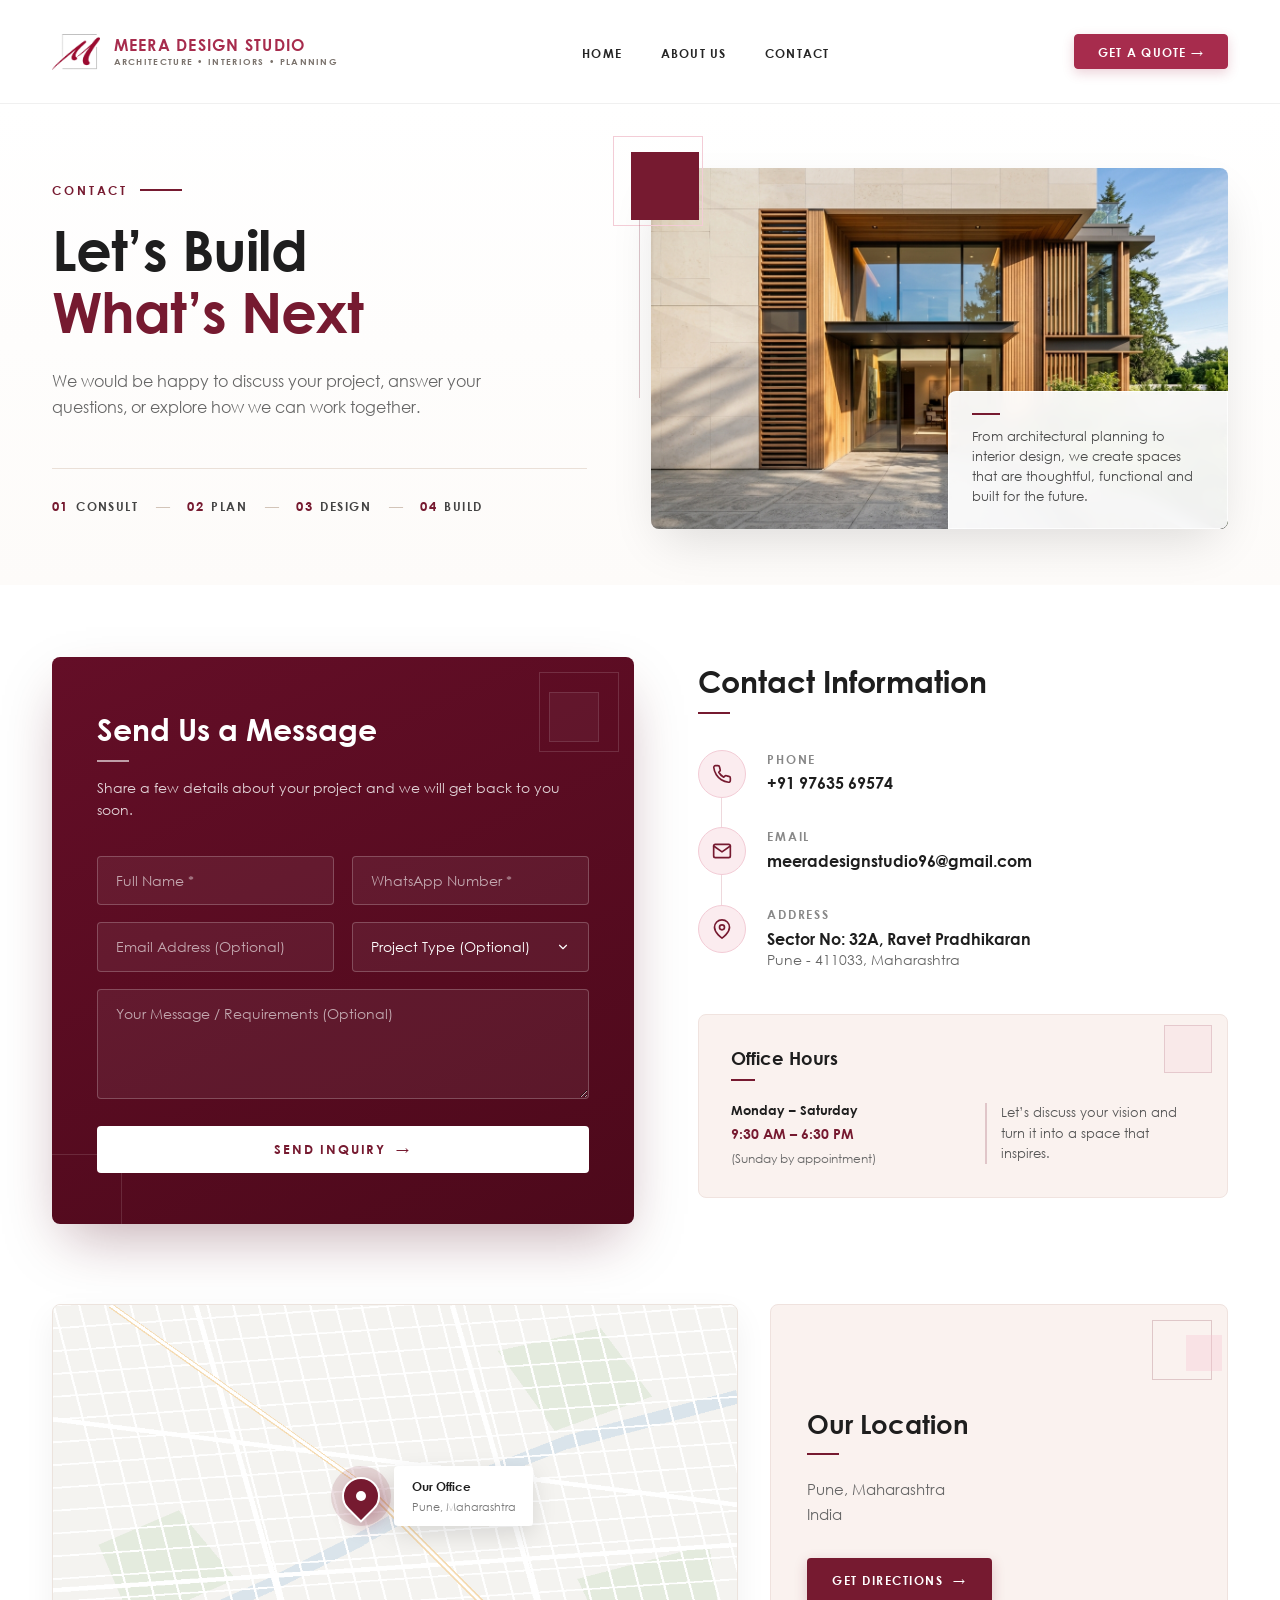
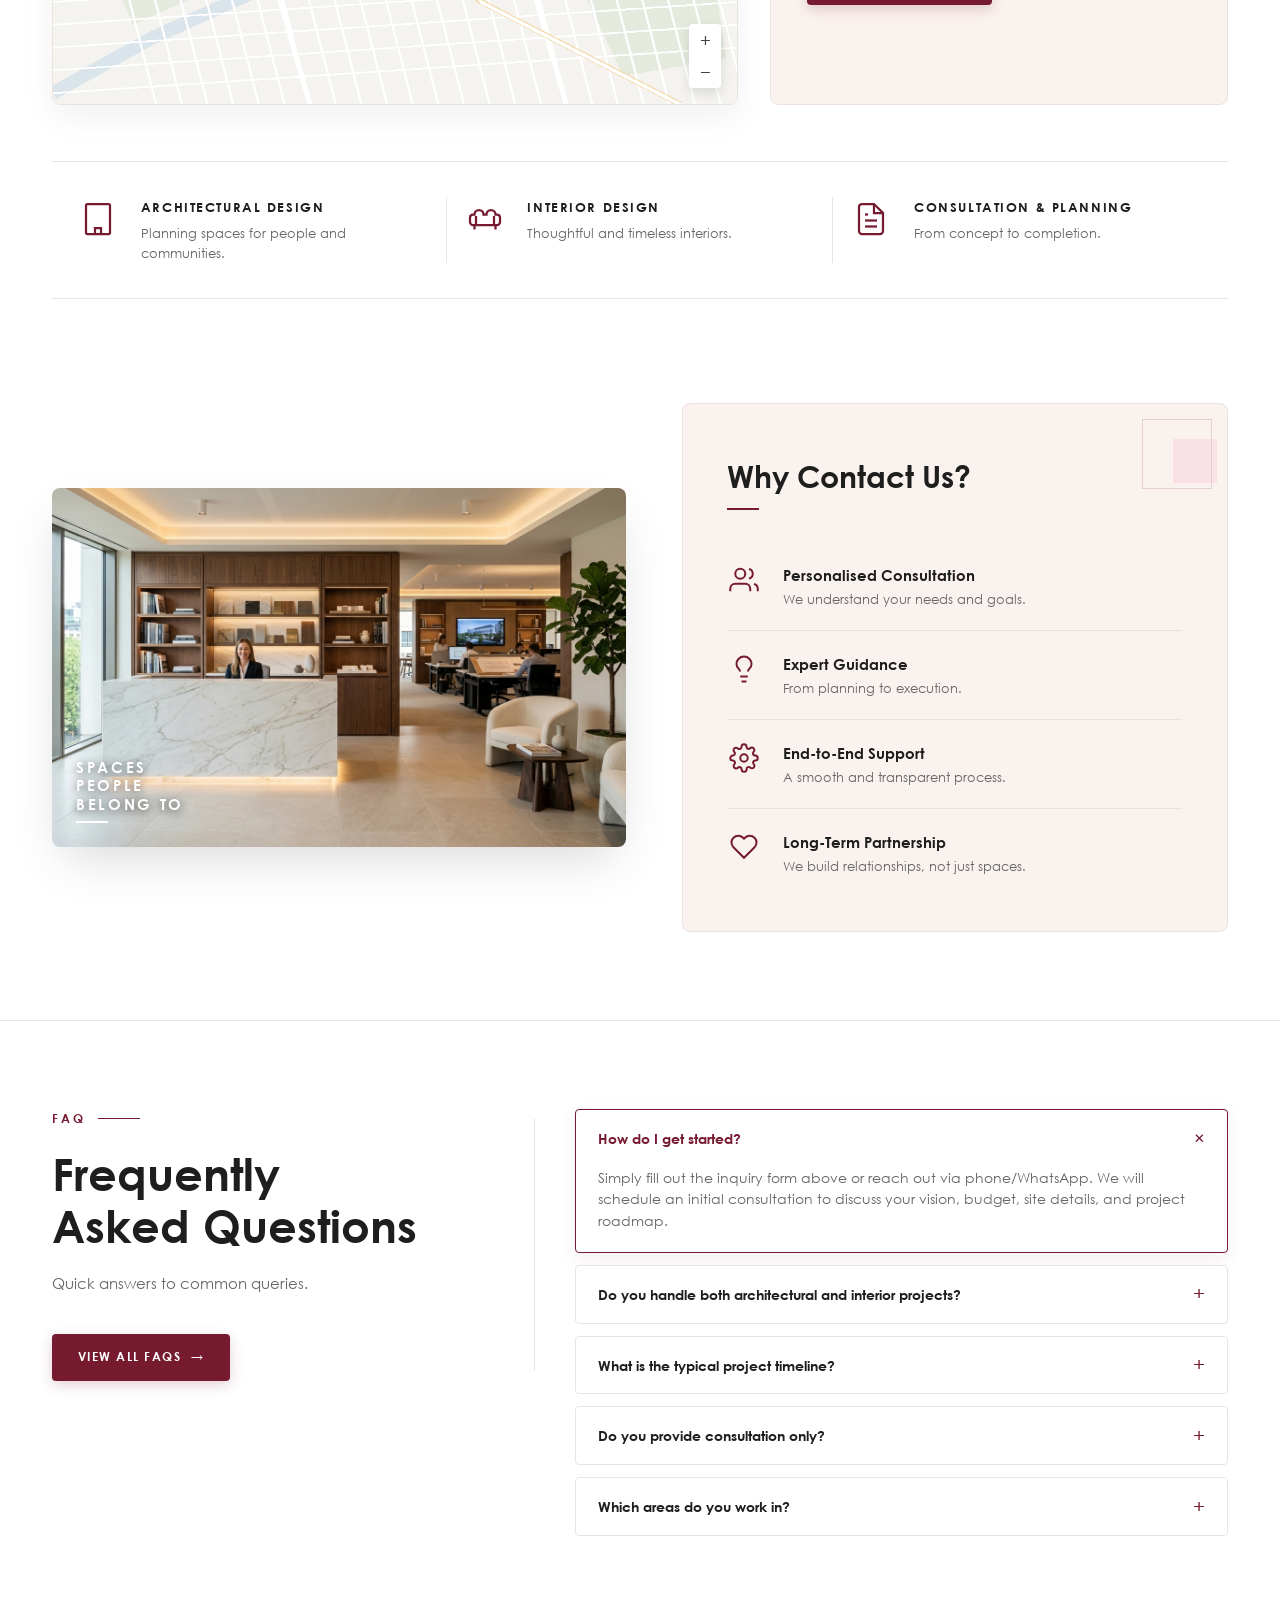
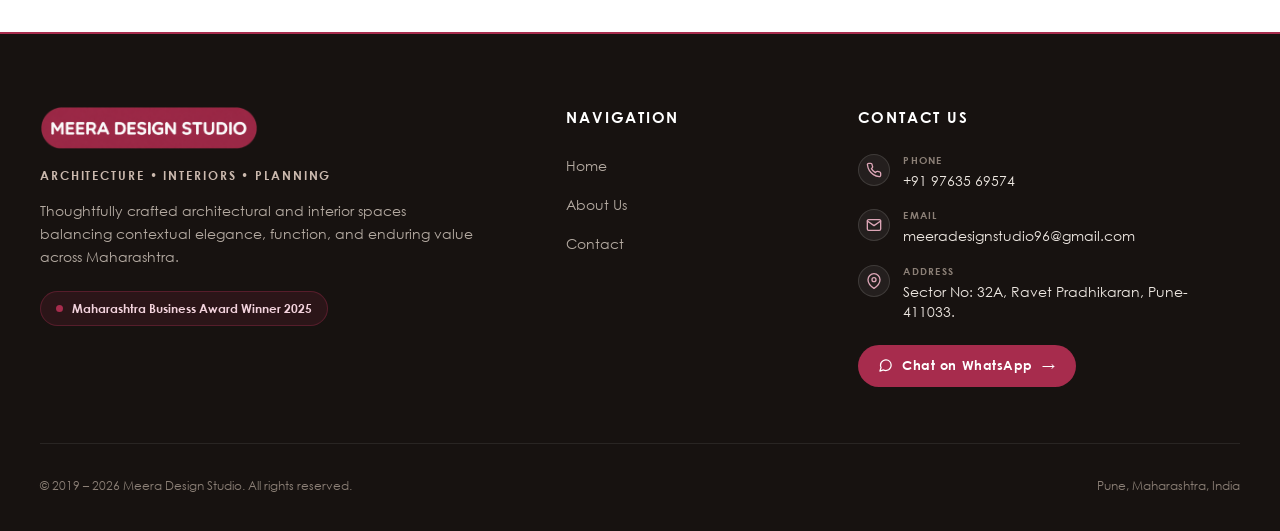
<file: contact.html>
<!DOCTYPE html>
<html lang="en">
<head>
  <meta charset="UTF-8">
  <meta name="viewport" content="width=device-width, initial-scale=1.0">
  <title>Contact Us — Meera Design Studio</title>
  <meta name="description" content="Contact Meera Design Studio for architectural planning, turnkey luxury interiors, and structural engineering consultations in Pune, Maharashtra. Let's build what's next.">
  <link rel="stylesheet" href="css/style.css">
  <link rel="stylesheet" href="css/contact.css">
  <link rel="icon" type="image/png" href="assets/logo/favicon.png">
</head>
<body class="contact-page-body">

  <!-- ==========================================================================
       1. NAVIGATION HEADER
       ========================================================================== -->
  <header class="site-header contact-header">
    <div class="header-inner">
      <a href="index.html" class="header-brand" aria-label="Meera Design Studio">
        <img src="assets/logo/icon.png" alt="Meera Design Studio Icon" class="brand-symbol-img">
        <div class="brand-text">
          <span class="brand-name">MEERA DESIGN STUDIO</span>
          <span class="brand-label">ARCHITECTURE • INTERIORS • PLANNING</span>
        </div>
      </a>

      <nav aria-label="Main Navigation">
        <ul class="header-nav" id="mainNav">
          <li><a href="index.html" class="nav-link">Home</a></li>
          <li><a href="about.html" class="nav-link">About Us</a></li>
          <li><a href="contact.html" class="nav-link active">Contact</a></li>
          <li class="mobile-nav-cta-item"><a href="contact.html" class="mobile-drawer-cta">START CONSULTATION &rarr;</a></li>
        </ul>
      </nav>

      <div class="header-actions">
        <a href="#messageSection" class="header-cta">GET A QUOTE &rarr;</a>
        <button class="mobile-menu-btn" id="menuToggle" aria-label="Toggle Navigation">&#9776;</button>
      </div>
    </div>
  </header>

  <!-- ==========================================================================
       2. HERO SECTION
       ========================================================================== -->
  <section class="ct-hero-section">
    <div class="ct-container">
      <div class="ct-hero-grid">
        
        <!-- Left Content -->
        <div class="ct-hero-content">
          <div class="ct-eyebrow-row">
            <span class="ct-eyebrow-text">CONTACT</span>
            <span class="ct-eyebrow-dash" aria-hidden="true"></span>
          </div>

          <h1 class="ct-hero-title">
            Let’s Build<br>
            <span class="ct-accent-burgundy">What’s Next</span>
          </h1>

          <p class="ct-hero-desc">
            We would be happy to discuss your project, answer your questions, or explore how we can work together.
          </p>

          <!-- Process Line -->
          <div class="ct-process-line" aria-label="Architectural Process Stages">
            <div class="ct-process-step">
              <strong>01</strong>
              <span>CONSULT</span>
            </div>
            <span class="ct-process-dash" aria-hidden="true">—</span>

            <div class="ct-process-step">
              <strong>02</strong>
              <span>PLAN</span>
            </div>
            <span class="ct-process-dash" aria-hidden="true">—</span>

            <div class="ct-process-step">
              <strong>03</strong>
              <span>DESIGN</span>
            </div>
            <span class="ct-process-dash" aria-hidden="true">—</span>

            <div class="ct-process-step">
              <strong>04</strong>
              <span>BUILD</span>
            </div>
          </div>
        </div>

        <!-- Right Visual with Geometric Accents -->
        <div class="ct-hero-visual">
          <div class="ct-hero-frame">
            <img src="assets/contact/hero/contact-hero-facade.jpg" alt="Modern Architectural Facade by Meera Design Studio" class="ct-hero-img">

            <!-- Floating Card on Bottom-Right of Image -->
            <div class="ct-hero-card-overlay">
              <span class="ct-card-dash" aria-hidden="true"></span>
              <p>
                From architectural planning to interior design, we create spaces that are thoughtful, functional and built for the future.
              </p>
            </div>
          </div>

          <!-- Geometric Accents -->
          <div class="ct-hero-geo-solid" aria-hidden="true"></div>
          <div class="ct-hero-geo-wire" aria-hidden="true"></div>
          <div class="ct-hero-geo-line" aria-hidden="true"></div>
        </div>

      </div>
    </div>
  </section>

  <!-- ==========================================================================
       3. SEND US A MESSAGE & CONTACT INFORMATION
       ========================================================================== -->
  <section class="ct-message-section" id="messageSection">
    <div class="ct-container">
      <div class="ct-message-grid">
        
        <!-- Left: Solid Burgundy Card -->
        <div class="ct-form-card">
          <!-- Wireframe Accents -->
          <div class="ct-form-geo-tr" aria-hidden="true"></div>
          <div class="ct-form-geo-tr-sub" aria-hidden="true"></div>
          <div class="ct-form-geo-bl" aria-hidden="true"></div>

          <h2 class="ct-form-title">Send Us a Message</h2>
          <span class="ct-form-dash" aria-hidden="true"></span>
          <p class="ct-form-sub">Share a few details about your project and we will get back to you soon.</p>

          <form class="ct-form" id="contactInquiryForm" onsubmit="event.preventDefault(); alert('Thank you! Your inquiry has been received. We will reach out on WhatsApp within 24 hours.'); this.reset();">
            <div class="ct-row-2">
              <input type="text" class="ct-input" placeholder="Full Name *" required aria-label="Full Name">
              <input type="tel" class="ct-input" placeholder="WhatsApp Number *" required aria-label="WhatsApp Number" pattern="[0-9+ -]{10,15}">
            </div>

            <div class="ct-row-2">
              <input type="email" class="ct-input" placeholder="Email Address (Optional)" aria-label="Email Address">
              <select class="ct-select" aria-label="Project Type">
                <option value="" selected>Project Type (Optional)</option>
                <option value="Residential Villa / Bungalow">Residential Villa / Bungalow</option>
                <option value="Commercial & Office Architecture">Commercial & Office Architecture</option>
                <option value="Turnkey Luxury Interior">Turnkey Luxury Interior</option>
                <option value="Institutional & Public Works">Institutional & Public Works</option>
                <option value="Structural Engineering & Consultation">Structural Engineering & Consultation</option>
              </select>
            </div>

            <textarea class="ct-textarea" rows="2" placeholder="Your Message / Requirements (Optional)" aria-label="Your Message"></textarea>

            <button type="submit" class="ct-btn-submit">
              <span>SEND INQUIRY</span>
              <span>&rarr;</span>
            </button>
          </form>
        </div>

        <!-- Right: Contact Information & Office Hours -->
        <div class="ct-info-col">
          <h2 class="ct-info-title">Contact Information</h2>
          <span class="ct-info-dash" aria-hidden="true"></span>

          <div class="ct-info-list">
            <!-- Phone -->
            <div class="ct-info-item">
              <div class="ct-info-icon-badge" aria-hidden="true">
                <svg width="20" height="20" viewBox="0 0 24 24" fill="none" stroke="currentColor" stroke-width="2" stroke-linecap="round" stroke-linejoin="round">
                  <path d="M22 16.92v3a2 2 0 0 1-2.18 2 19.79 19.79 0 0 1-8.63-3.07 19.5 19.5 0 0 1-6-6 19.79 19.79 0 0 1-3.07-8.67A2 2 0 0 1 4.11 2h3a2 2 0 0 1 2 1.72 12.84 12.84 0 0 0 .7 2.81 2 2 0 0 1-.45 2.11L8.09 9.91a16 16 0 0 0 6 6l1.27-1.27a2 2 0 0 1 2.11-.45 12.84 12.84 0 0 0 2.81.7A2 2 0 0 1 22 16.92z"></path>
                </svg>
              </div>
              <div class="ct-info-text">
                <span class="ct-info-label">PHONE</span>
                <a href="tel:+919763569574" class="ct-info-val">+91 97635 69574</a>
              </div>
            </div>

            <!-- Email -->
            <div class="ct-info-item">
              <div class="ct-info-icon-badge" aria-hidden="true">
                <svg width="20" height="20" viewBox="0 0 24 24" fill="none" stroke="currentColor" stroke-width="2" stroke-linecap="round" stroke-linejoin="round">
                  <path d="M4 4h16c1.1 0 2 .9 2 2v12c0 1.1-.9 2-2 2H4c-1.1 0-2-.9-2-2V6c0-1.1.9-2 2-2z"></path>
                  <polyline points="22,6 12,13 2,6"></polyline>
                </svg>
              </div>
              <div class="ct-info-text">
                <span class="ct-info-label">EMAIL</span>
                <a href="mailto:meeradesignstudio96@gmail.com" class="ct-info-val">meeradesignstudio96@gmail.com</a>
              </div>
            </div>

            <!-- Office -->
            <div class="ct-info-item">
              <div class="ct-info-icon-badge" aria-hidden="true">
                <svg width="20" height="20" viewBox="0 0 24 24" fill="none" stroke="currentColor" stroke-width="2" stroke-linecap="round" stroke-linejoin="round">
                  <path d="M21 10c0 7-9 13-9 13s-9-6-9-13a9 9 0 0 1 18 0z"></path>
                  <circle cx="12" cy="10" r="3"></circle>
                </svg>
              </div>
              <div class="ct-info-text">
                <span class="ct-info-label">ADDRESS</span>
                <span class="ct-info-val">Sector No: 32A, Ravet Pradhikaran</span>
                <span class="ct-info-sub-val">Pune - 411033, Maharashtra</span>
              </div>
            </div>
          </div>

          <!-- Office Hours Box -->
          <div class="ct-hours-card">
            <div class="ct-hours-decor-sq" aria-hidden="true"></div>
            <h3 class="ct-hours-title">Office Hours</h3>
            <span class="ct-hours-dash" aria-hidden="true"></span>
            
            <div class="ct-hours-body">
              <div class="ct-hours-times">
                <p class="ct-hours-days">Monday – Saturday</p>
                <p class="ct-hours-clock">9:30 AM – 6:30 PM</p>
                <p class="ct-hours-note">(Sunday by appointment)</p>
              </div>
              <div class="ct-hours-quote">
                <p>Let’s discuss your vision and turn it into a space that inspires.</p>
              </div>
            </div>
          </div>

        </div>

      </div>
    </div>
  </section>

  <!-- ==========================================================================
       4. LOCATION MAP & SERVICES STRIP
       ========================================================================== -->
  <section class="ct-location-section">
    <div class="ct-container">
      
      <!-- Location Row: Map & Location Card -->
      <div class="ct-location-grid">
        
        <!-- Map Card -->
        <div class="ct-map-card">
          <img src="assets/contact/location-map/contact-map-pune-clean.png" alt="Map of Meera Design Studio location in Pune" class="ct-map-img">

          <!-- Pulsing Location Pin -->
          <div class="ct-map-pin-wrap" onclick="window.open('https://maps.google.com/?q=Meera+Design+Studio+Pune', '_blank')" role="button" aria-label="Open Google Maps">
            <div class="ct-map-pulse-ring" aria-hidden="true"></div>
            <div class="ct-map-pin-icon" aria-hidden="true">
              <div class="ct-map-pin-dot"></div>
            </div>
            <div class="ct-map-badge">
              <p class="ct-map-badge-title">Our Office</p>
              <p class="ct-map-badge-sub">Pune, Maharashtra</p>
            </div>
          </div>

          <!-- Zoom Controls -->
          <div class="ct-map-zoom" aria-hidden="true">
            <button type="button" class="ct-map-zoom-btn" title="Zoom In">+</button>
            <button type="button" class="ct-map-zoom-btn" title="Zoom Out">−</button>
          </div>
        </div>

        <!-- Location Text Card -->
        <div class="ct-location-card">
          <div class="ct-location-geo-tr" aria-hidden="true"></div>
          <div class="ct-location-geo-tr-sub" aria-hidden="true"></div>

          <h2 class="ct-location-title">Our Location</h2>
          <span class="ct-location-dash" aria-hidden="true"></span>
          <p class="ct-location-address">
            Pune, Maharashtra<br>
            India
          </p>

          <a href="https://maps.google.com/?q=Meera+Design+Studio+Pune" target="_blank" rel="noopener noreferrer" class="ct-btn-burgundy">
            <span>GET DIRECTIONS</span>
            <span>&rarr;</span>
          </a>
        </div>

      </div>

      <!-- 3-Pillar Capability Strip -->
      <div class="ct-services-strip" aria-label="Studio Capabilities">
        
        <!-- Pillar 1: Architectural Design -->
        <div class="ct-service-item">
          <div class="ct-service-icon" aria-hidden="true">
            <svg viewBox="0 0 24 24">
              <rect x="4" y="2" width="16" height="20" rx="1"></rect>
              <line x1="9" y1="6" x2="9" y2="6.01"></line>
              <line x1="15" y1="6" x2="15" y2="6.01"></line>
              <line x1="9" y1="10" x2="9" y2="10.01"></line>
              <line x1="15" y1="10" x2="15" y2="10.01"></line>
              <line x1="9" y1="14" x2="9" y2="14.01"></line>
              <line x1="15" y1="14" x2="15" y2="14.01"></line>
              <path d="M10 22v-4h4v4"></path>
            </svg>
          </div>
          <div class="ct-service-info">
            <h3 class="ct-service-title">ARCHITECTURAL DESIGN</h3>
            <p class="ct-service-desc">Planning spaces for people and communities.</p>
          </div>
        </div>

        <!-- Pillar 2: Interior Design -->
        <div class="ct-service-item">
          <div class="ct-service-icon" aria-hidden="true">
            <svg viewBox="0 0 24 24">
              <path d="M6 10v6"></path>
              <path d="M18 10v6"></path>
              <path d="M4 16h16a2 2 0 0 0 2-2v-3a2 2 0 0 0-2-2h-1a3 3 0 0 0-6 0h-2a3 3 0 0 0-6 0H4a2 2 0 0 0-2 2v3a2 2 0 0 0 2 2z"></path>
              <path d="M5 16v3"></path>
              <path d="M19 16v3"></path>
            </svg>
          </div>
          <div class="ct-service-info">
            <h3 class="ct-service-title">INTERIOR DESIGN</h3>
            <p class="ct-service-desc">Thoughtful and timeless interiors.</p>
          </div>
        </div>

        <!-- Pillar 3: Consultation & Planning -->
        <div class="ct-service-item">
          <div class="ct-service-icon" aria-hidden="true">
            <svg viewBox="0 0 24 24">
              <path d="M14 2H6a2 2 0 0 0-2 2v16a2 2 0 0 0 2 2h12a2 2 0 0 0 2-2V8z"></path>
              <polyline points="14 2 14 8 20 8"></polyline>
              <line x1="16" y1="13" x2="8" y2="13"></line>
              <line x1="16" y1="17" x2="8" y2="17"></line>
              <polyline points="10 9 9 9 8 9"></polyline>
            </svg>
          </div>
          <div class="ct-service-info">
            <h3 class="ct-service-title">CONSULTATION &amp; PLANNING</h3>
            <p class="ct-service-desc">From concept to completion.</p>
          </div>
        </div>

      </div>

    </div>
  </section>

  <!-- ==========================================================================
       5. WHY CONTACT US? SECTION
       ========================================================================== -->
  <section class="ct-why-section">
    <div class="ct-container">
      <div class="ct-why-grid">
        
        <!-- Left: Studio Reception Interior -->
        <div class="ct-why-visual">
          <img src="assets/contact/why-contact/contact-why-interior.jpg" alt="Meera Design Studio Reception Lounge Interior" class="ct-why-img">
          
          <div class="ct-why-badge">
            <span>SPACES</span>
            <span>PEOPLE</span>
            <span>BELONG TO</span>
            <div class="ct-why-badge-dash" aria-hidden="true"></div>
          </div>
        </div>

        <!-- Right: Why Contact Us Values -->
        <div class="ct-why-content">
          <div class="ct-why-geo-tr" aria-hidden="true"></div>
          <div class="ct-why-geo-tr-sub" aria-hidden="true"></div>

          <h2 class="ct-why-title">Why Contact Us?</h2>
          <span class="ct-why-dash" aria-hidden="true"></span>

          <div class="ct-why-list">
            <!-- 1. Personalised Consultation -->
            <div class="ct-why-item">
              <div class="ct-why-icon" aria-hidden="true">
                <svg viewBox="0 0 24 24">
                  <path d="M17 21v-2a4 4 0 0 0-4-4H5a4 4 0 0 0-4 4v2"></path>
                  <circle cx="9" cy="7" r="4"></circle>
                  <path d="M23 21v-2a4 4 0 0 0-3-3.87"></path>
                  <path d="M16 3.13a4 4 0 0 1 0 7.75"></path>
                </svg>
              </div>
              <div class="ct-why-item-info">
                <h3 class="ct-why-item-title">Personalised Consultation</h3>
                <p class="ct-why-item-desc">We understand your needs and goals.</p>
              </div>
            </div>

            <!-- 2. Expert Guidance -->
            <div class="ct-why-item">
              <div class="ct-why-icon" aria-hidden="true">
                <svg viewBox="0 0 24 24">
                  <path d="M9 18h6"></path>
                  <path d="M10 22h4"></path>
                  <path d="M15.09 14c.18-.98.65-1.74 1.41-2.5A4.65 4.65 0 0 0 18 8 6 6 0 0 0 6 8c0 1 .23 2.23 1.5 3.5.76.76 1.23 1.52 1.41 2.5"></path>
                </svg>
              </div>
              <div class="ct-why-item-info">
                <h3 class="ct-why-item-title">Expert Guidance</h3>
                <p class="ct-why-item-desc">From planning to execution.</p>
              </div>
            </div>

            <!-- 3. End-to-End Support -->
            <div class="ct-why-item">
              <div class="ct-why-icon" aria-hidden="true">
                <svg viewBox="0 0 24 24">
                  <circle cx="12" cy="12" r="3"></circle>
                  <path d="M19.4 15a1.65 1.65 0 0 0 .33 1.82l.06.06a2 2 0 0 1 0 2.83 2 2 0 0 1-2.83 0l-.06-.06a1.65 1.65 0 0 0-1.82-.33 1.65 1.65 0 0 0-1 1.51V21a2 2 0 0 1-2 2 2 2 0 0 1-2-2v-.09A1.65 1.65 0 0 0 9 19.4a1.65 1.65 0 0 0-1.82.33l-.06.06a2 2 0 0 1-2.83 0 2 2 0 0 1 0-2.83l.06-.06a1.65 1.65 0 0 0 .33-1.82 1.65 1.65 0 0 0-1.51-1H3a2 2 0 0 1-2-2 2 2 0 0 1 2-2h.09A1.65 1.65 0 0 0 4.6 9a1.65 1.65 0 0 0-.33-1.82l-.06-.06a2 2 0 0 1 0-2.83 2 2 0 0 1 2.83 0l.06.06a1.65 1.65 0 0 0 1.82.33H9a1.65 1.65 0 0 0 1-1.51V3a2 2 0 0 1 2-2 2 2 0 0 1 2 2v.09a1.65 1.65 0 0 0 1 1.51 1.65 1.65 0 0 0 1.82-.33l.06-.06a2 2 0 0 1 2.83 0 2 2 0 0 1 0 2.83l-.06.06a1.65 1.65 0 0 0-.33 1.82V9a1.65 1.65 0 0 0 1.51 1H21a2 2 0 0 1 2 2 2 2 0 0 1-2 2h-.09a1.65 1.65 0 0 0-1.51 1z"></path>
                </svg>
              </div>
              <div class="ct-why-item-info">
                <h3 class="ct-why-item-title">End-to-End Support</h3>
                <p class="ct-why-item-desc">A smooth and transparent process.</p>
              </div>
            </div>

            <!-- 4. Long-Term Partnership -->
            <div class="ct-why-item">
              <div class="ct-why-icon" aria-hidden="true">
                <svg viewBox="0 0 24 24">
                  <path d="M20.42 4.58a5.4 5.4 0 0 0-7.65 0l-.77.78-.77-.78a5.4 5.4 0 0 0-7.65 7.65l.77.78L12 20.66l7.65-7.65.77-.78a5.4 5.4 0 0 0 0-7.65z"></path>
                </svg>
              </div>
              <div class="ct-why-item-info">
                <h3 class="ct-why-item-title">Long-Term Partnership</h3>
                <p class="ct-why-item-desc">We build relationships, not just spaces.</p>
              </div>
            </div>
          </div>
        </div>

      </div>
    </div>
  </section>

  <!-- ==========================================================================
       6. FREQUENTLY ASKED QUESTIONS (FAQ)
       ========================================================================== -->
  <section class="ct-faq-section" id="faqSection">
    <div class="ct-container">
      <div class="ct-faq-grid">
        
        <!-- Left: FAQ Header -->
        <div class="ct-faq-header-col">
          <div class="ct-eyebrow-row">
            <span class="ct-eyebrow-text">FAQ</span>
            <span class="ct-eyebrow-dash" aria-hidden="true"></span>
          </div>

          <h2 class="ct-faq-title">
            Frequently<br>
            Asked Questions
          </h2>

          <p class="ct-faq-desc">
            Quick answers to common queries.
          </p>

          <a href="#messageSection" class="ct-btn-burgundy">
            <span>VIEW ALL FAQS</span>
            <span>&rarr;</span>
          </a>
        </div>

        <!-- Right: FAQ Accordions -->
        <div class="ct-accordion" id="faqAccordion">
          
          <!-- Q1 -->
          <div class="ct-acc-item active">
            <button type="button" class="ct-acc-trigger" aria-expanded="true">
              <span>How do I get started?</span>
              <span class="ct-acc-icon">&plus;</span>
            </button>
            <div class="ct-acc-body">
              <p>
                Simply fill out the inquiry form above or reach out via phone/WhatsApp. We will schedule an initial consultation to discuss your vision, budget, site details, and project roadmap.
              </p>
            </div>
          </div>

          <!-- Q2 -->
          <div class="ct-acc-item">
            <button type="button" class="ct-acc-trigger" aria-expanded="false">
              <span>Do you handle both architectural and interior projects?</span>
              <span class="ct-acc-icon">&plus;</span>
            </button>
            <div class="ct-acc-body">
              <p>
                Yes. Meera Design Studio is a fully integrated studio offering complete architectural planning, structural engineering, and turnkey luxury interior design under one unified team.
              </p>
            </div>
          </div>

          <!-- Q3 -->
          <div class="ct-acc-item">
            <button type="button" class="ct-acc-trigger" aria-expanded="false">
              <span>What is the typical project timeline?</span>
              <span class="ct-acc-icon">&plus;</span>
            </button>
            <div class="ct-acc-body">
              <p>
                Concept and statutory municipal approvals typically take 4–8 weeks. Full turnkey execution varies with project scale, with structured milestones and transparent weekly progress reporting.
              </p>
            </div>
          </div>

          <!-- Q4 -->
          <div class="ct-acc-item">
            <button type="button" class="ct-acc-trigger" aria-expanded="false">
              <span>Do you provide consultation only?</span>
              <span class="ct-acc-icon">&plus;</span>
            </button>
            <div class="ct-acc-body">
              <p>
                Yes. We provide standalone architectural reviews, structural audits, feasibility studies, municipal sanction guidance, and layout optimization consultations.
              </p>
            </div>
          </div>

          <!-- Q5 -->
          <div class="ct-acc-item">
            <button type="button" class="ct-acc-trigger" aria-expanded="false">
              <span>Which areas do you work in?</span>
              <span class="ct-acc-icon">&plus;</span>
            </button>
            <div class="ct-acc-body">
              <p>
                We operate extensively across Pune, Pimpri-Chinchwad, Nashik, Pandharpur, Mumbai, and across Maharashtra, with registered institutional empanelments across regional corporations.
              </p>
            </div>
          </div>

        </div>

      </div>
    </div>
  </section>

  <!-- ==========================================================================
       7. FOOTER
       ========================================================================== -->
  <!-- ==========================================================================
       UNIFIED STUDIO FOOTER
       ========================================================================== -->
  <footer class="site-footer">
    <div class="container footer-container">
      <div class="footer-grid">

        <!-- Col 1: Studio Brand & Logo -->
        <div class="footer-col footer-col-brand">
          <a href="index.html" class="footer-brand-logo-link" aria-label="Meera Design Studio Homepage">
            <img src="assets/logo/logo.png" alt="Meera Design Studio" class="footer-logo-img">
          </a>
          <p class="footer-brand-tagline">ARCHITECTURE • INTERIORS • PLANNING</p>
          <p class="footer-brand-desc">
            Thoughtfully crafted architectural and interior spaces balancing contextual elegance, function, and enduring value across Maharashtra.
          </p>
          <div class="footer-award-badge">
            <span class="footer-award-dot"></span>
            <span>Maharashtra Business Award Winner 2025</span>
          </div>
        </div>

        <!-- Col 2: Navigation Links -->
        <div class="footer-col footer-col-nav">
          <h4 class="footer-col-title">Navigation</h4>
          <ul class="footer-links">
            <li><a href="index.html" class="footer-link">Home</a></li>
            <li><a href="about.html" class="footer-link">About Us</a></li>
            <li><a href="contact.html" class="footer-link">Contact</a></li>
          </ul>
        </div>

        <!-- Col 3: Contact Details (From Official Profile) -->
        <div class="footer-col footer-col-contact">
          <h4 class="footer-col-title">Contact Us</h4>
          <div class="footer-contact-items">

            <!-- Phone -->
            <div class="footer-contact-row">
              <span class="footer-contact-icon" aria-hidden="true">
                <svg width="16" height="16" viewBox="0 0 24 24" fill="none" stroke="currentColor" stroke-width="2" stroke-linecap="round" stroke-linejoin="round">
                  <path d="M22 16.92v3a2 2 0 0 1-2.18 2 19.79 19.79 0 0 1-8.63-3.07 19.5 19.5 0 0 1-6-6 19.79 19.79 0 0 1-3.07-8.67A2 2 0 0 1 4.11 2h3a2 2 0 0 1 2 1.72 12.84 12.84 0 0 0 .7 2.81 2 2 0 0 1-.45 2.11L8.09 9.91a16 16 0 0 0 6 6l1.27-1.27a2 2 0 0 1 2.11-.45 12.84 12.84 0 0 0 2.81.7A2 2 0 0 1 22 16.92z"/>
                </svg>
              </span>
              <div class="footer-contact-text">
                <span class="footer-contact-label">PHONE</span>
                <a href="tel:+919763569574" class="footer-contact-val">+91 97635 69574</a>
              </div>
            </div>

            <!-- Email -->
            <div class="footer-contact-row">
              <span class="footer-contact-icon" aria-hidden="true">
                <svg width="16" height="16" viewBox="0 0 24 24" fill="none" stroke="currentColor" stroke-width="2" stroke-linecap="round" stroke-linejoin="round">
                  <path d="M4 4h16c1.1 0 2 .9 2 2v12c0 1.1-.9 2-2 2H4c-1.1 0-2-.9-2-2V6c0-1.1.9-2 2-2z"/>
                  <polyline points="22,6 12,13 2,6"/>
                </svg>
              </span>
              <div class="footer-contact-text">
                <span class="footer-contact-label">EMAIL</span>
                <a href="mailto:meeradesignstudio96@gmail.com" class="footer-contact-val">meeradesignstudio96@gmail.com</a>
              </div>
            </div>

            <!-- Address -->
            <div class="footer-contact-row">
              <span class="footer-contact-icon" aria-hidden="true">
                <svg width="16" height="16" viewBox="0 0 24 24" fill="none" stroke="currentColor" stroke-width="2" stroke-linecap="round" stroke-linejoin="round">
                  <path d="M21 10c0 7-9 13-9 13s-9-6-9-13a9 9 0 0 1 18 0z"/>
                  <circle cx="12" cy="10" r="3"/>
                </svg>
              </span>
              <div class="footer-contact-text">
                <span class="footer-contact-label">ADDRESS</span>
                <p class="footer-contact-val">Sector No: 32A, Ravet Pradhikaran, Pune-411033.</p>
              </div>
            </div>

          </div>

          <a href="https://wa.me/919763569574" target="_blank" rel="noopener noreferrer" class="footer-wa-pill">
            <svg width="15" height="15" viewBox="0 0 24 24" fill="none" stroke="currentColor" stroke-width="2" stroke-linecap="round" stroke-linejoin="round">
              <path d="M21 11.5a8.38 8.38 0 0 1-.9 3.8 8.5 8.5 0 0 1-7.6 4.7 8.38 8.38 0 0 1-3.8-.9L3 21l1.9-5.7a8.38 8.38 0 0 1-.9-3.8 8.5 8.5 0 0 1 4.7-7.6 8.38 8.38 0 0 1 3.8-.9h.5a8.48 8.48 0 0 1 8 8v.5z"/>
            </svg>
            <span>Chat on WhatsApp</span>
            <span>&rarr;</span>
          </a>
        </div>

      </div>

      <!-- Bottom Bar -->
      <div class="footer-bottom-bar">
        <p class="footer-copy">&copy; 2019 &ndash; 2026 Meera Design Studio. All rights reserved.</p>
        <p class="footer-loc">Pune, Maharashtra, India</p>
      </div>
    </div>
  </footer>

  <!-- ==========================================================================
       SCRIPTS: ACCORDION INTERACTIVITY & SMOOTH SCROLLING
       ========================================================================== -->
  <script>
    // FAQ Accordion Toggle
    document.querySelectorAll('.ct-acc-trigger').forEach(trigger => {
      trigger.addEventListener('click', () => {
        const item = trigger.closest('.ct-acc-item');
        const isActive = item.classList.contains('active');

        // Close all items
        document.querySelectorAll('.ct-acc-item').forEach(i => {
          i.classList.remove('active');
          const btn = i.querySelector('.ct-acc-trigger');
          if (btn) btn.setAttribute('aria-expanded', 'false');
        });

        // Toggle clicked item
        if (!isActive) {
          item.classList.add('active');
          trigger.setAttribute('aria-expanded', 'true');
        }
      });
    });

    // Mobile Menu Toggle
    const menuBtn = document.getElementById('menuToggle');
    const mainNav = document.getElementById('mainNav');
    if (menuBtn && mainNav) {
      menuBtn.addEventListener('click', () => {
        mainNav.classList.toggle('active');
      });
    }
  </script>

  <script src="js/main.js"></script>
</body>
</html>
</file>
<file: css/style.css>
.mobile-nav-cta-item {
  display: none;
}
/* ==========================================================================
   MEERA DESIGN STUDIO — ARCHITECTURE & INTERIOR DESIGN
   Restrained, Contemporary Architectural Portfolio Design System
   Typography: Century Gothic (Regular & Bold)
   Brand Color: #A72C4D | Background: #F8F6F2 | Primary Text: #252525
   ========================================================================== */

/* 1. FONT DEFINITIONS — CENTURY GOTHIC */
@font-face {
  font-family: 'Century Gothic';
  src: url('../fonts/CenturyGothic.ttf') format('truetype');
  font-weight: 400;
  font-style: normal;
  font-display: swap;
}

@font-face {
  font-family: 'Century Gothic';
  src: url('../fonts/CenturyGothic-Bold.ttf') format('truetype');
  font-weight: 700;
  font-style: normal;
  font-display: swap;
}

/* 2. ROOT TOKENS */
:root {
  /* Brand Identity */
  --brand: #A72C4D;
  --brand-hover: #8D2340;
  --brand-subtle: rgba(167, 44, 77, 0.08);

  /* Backgrounds: Warm White & Restrained Neutrals */
  --bg-page: #F8F6F2;
  --bg-surface: #FFFFFF;
  --bg-neutral: #EFECE6;
  --bg-neutral-light: #F4F1EC;

  /* Typography Colors */
  --text-main: #252525;
  --text-secondary: #5E5B58;
  --text-muted: #84807C;
  --text-inverse: #FFFFFF;

  /* Borders & Dividers */
  --border-light: #E4DFD7;
  --border-medium: #D1CBC0;
  --border-brand: rgba(167, 44, 77, 0.35);

  /* Typography Fallback Stack */
  --font-family: 'Century Gothic', 'Avant Garde', 'URW Gothic', -apple-system, BlinkMacSystemFont, 'Segoe UI', Arial, sans-serif;

  /* Transitions */
  --transition: all 0.2s ease-in-out;
}

/* 3. BASE RESET & UNIVERSAL TYPOGRAPHY */
*, *::before, *::after {
  box-sizing: border-box;
  margin: 0;
  padding: 0;
  font-family: var(--font-family);
}

html {
  font-size: 16px;
  scroll-behavior: smooth;
  background-color: var(--bg-page);
  color: var(--text-main);
  overflow-x: clip;
}

body {
  font-family: var(--font-family);
  font-weight: 400;
  letter-spacing: normal;
  line-height: 1.6;
  color: var(--text-main);
  overflow-x: clip;
  background-color: var(--bg-page);
  -webkit-font-smoothing: antialiased;
  -moz-osx-font-smoothing: grayscale;
}

/* Ensure Century Gothic applies across all text elements */
h1, h2, h3, h4, h5, h6,
p, a, span, button, input, select, textarea, label {
  font-family: var(--font-family);
}

img {
  max-width: 100%;
  height: auto;
  display: block;
}

a {
  color: inherit;
  text-decoration: none;
  transition: var(--transition);
}

button {
  cursor: pointer;
  border: none;
  background: none;
  outline: none;
}

/* 4. CONTAINERS */
.container {
  width: 100%;
  max-width: 1320px;
  margin: 0 auto;
  padding: 0 2.5rem;
}

.container-narrow {
  width: 100%;
  max-width: 980px;
  margin: 0 auto;
  padding: 0 2.5rem;
}

/* 5. HEADER — REFINED COMPACT EDITORIAL NAVIGATION */
.site-header {
  position: fixed;
  top: 0;
  left: 0;
  right: 0;
  z-index: 1000;
  background: #FFFFFF;
  border-bottom: 1px solid rgba(185, 169, 155, 0.18);
  transition: background 0.3s ease, border-color 0.3s ease, box-shadow 0.3s ease;
}

.site-header.scrolled {
  background: rgba(255, 255, 255, 0.96);
  backdrop-filter: blur(12px);
  -webkit-backdrop-filter: blur(12px);
  box-shadow: 0 4px 20px rgba(35, 25, 20, 0.05);
}

.header-inner {
  display: flex;
  justify-content: space-between;
  align-items: center;
  padding: 0.9rem 3.5rem;
  max-width: 1540px;
  margin: 0 auto;
  min-height: 68px;
}

.header-brand {
  display: inline-flex;
  align-items: center;
  gap: 0.85rem;
  line-height: 1;
}

.brand-symbol {
  width: 36px;
  height: 36px;
  border: 1.5px solid var(--brand);
  border-radius: 50%;
  display: inline-flex;
  align-items: center;
  justify-content: center;
  font-size: 1.1rem;
  font-weight: 700;
  color: var(--brand);
  line-height: 1;
  background: transparent;
  flex-shrink: 0;
}

.brand-symbol-img {
  height: 38px;
  width: auto;
  max-width: 48px;
  object-fit: contain;
  display: block;
  flex-shrink: 0;
  transition: transform 0.25s ease;
}

.header-brand:hover .brand-symbol-img {
  transform: scale(1.05);
}

.brand-text {
  display: flex;
  flex-direction: column;
  justify-content: center;
}

.brand-name {
  font-size: 0.98rem;
  font-weight: 700;
  letter-spacing: 0.08em;
  color: var(--brand);
  line-height: 1.15;
}

.brand-label {
  font-size: 0.58rem;
  font-weight: 700;
  letter-spacing: 0.14em;
  color: #7A726C;
  margin-top: 3px;
  line-height: 1;
}

.header-nav {
  display: flex;
  align-items: center;
  gap: 2.4rem;
  list-style: none;
  margin: 0;
  padding: 0;
}

.nav-link {
  font-size: 0.78rem;
  font-weight: 700;
  letter-spacing: 0.1em;
  text-transform: uppercase;
  color: #252525;
  position: relative;
  padding: 0.35rem 0;
  line-height: 1;
  display: inline-flex;
  align-items: center;
  transition: color 0.25s ease;
}

.nav-link:hover {
  color: var(--brand);
}

.nav-link.active {
  color: var(--brand);
}

.nav-link.active::after {
  content: '';
  position: absolute;
  bottom: -6px;
  left: 0;
  right: 0;
  height: 2px;
  background: var(--brand);
  border-radius: 1px;
}

.header-actions {
  display: inline-flex;
  align-items: center;
  gap: 1rem;
}

.header-cta {
  display: inline-flex;
  align-items: center;
  justify-content: center;
  gap: 0.45rem;
  padding: 0.65rem 1.45rem;
  font-size: 0.76rem;
  font-weight: 700;
  letter-spacing: 0.1em;
  text-transform: uppercase;
  color: #FFFFFF;
  background: var(--brand);
  border: 1px solid var(--brand);
  border-radius: 4px;
  line-height: 1;
  box-shadow: 0 4px 12px rgba(167, 44, 77, 0.22);
  transition: all 0.25s ease;
}

.header-cta:hover {
  background: var(--brand-hover);
  border-color: var(--brand-hover);
  transform: translateY(-1px);
  box-shadow: 0 6px 16px rgba(167, 44, 77, 0.32);
}

.mobile-menu-btn {
  display: none;
  font-size: 1.4rem;
  color: #252525;
  padding: 0.2rem;
}

/* 6. HERO SECTION — ARCHITECTURAL BLUEPRINT EDITORIAL HERO */
.hero-section {
  position: relative;
  width: 100%;
  min-height: 100vh;
  background-color: #FFFFFF;
  overflow: hidden;
  display: flex;
  align-items: stretch;
  padding-top: 68px; /* Offset for site header */
  box-sizing: border-box;
}

/* ── ARCHITECTURAL BLUEPRINT SVG CANVAS ── */
.hero-bg-canvas {
  position: absolute;
  inset: 0;
  width: 100%;
  height: 100%;
  pointer-events: none;
  z-index: 1;
  overflow: hidden;
}

.hero-bg-svg {
  width: 100%;
  height: 100%;
  display: block;
}

/* Dot matrix clusters */
.hero-dot-matrix {
  position: absolute;
  pointer-events: none;
  z-index: 2;
}

.hero-dots-right {
  right: 2.2rem;
  top: 42%;
  transform: translateY(-50%);
  width: 44px;
  height: 140px;
  background-image: radial-gradient(#A72C4D 1.6px, transparent 1.6px);
  background-size: 11px 11px;
  opacity: 0.45;
}

.hero-dots-stats {
  left: 49%;
  bottom: 85px;
  width: 44px;
  height: 66px;
  background-image: radial-gradient(#A72C4D 1.6px, transparent 1.6px);
  background-size: 11px 11px;
  opacity: 0.35;
}

/* ── EDITORIAL SPINE (LEFT EDGE INDICATORS) ── */
.hero-spine {
  position: absolute;
  left: 2rem;
  top: 68px;
  bottom: 0;
  width: 38px;
  z-index: 4;
  display: flex;
  flex-direction: column;
  justify-content: space-between;
  align-items: center;
  padding: 5.5rem 0 2.5rem;
  pointer-events: none;
}

.hero-spine-numbers {
  display: flex;
  flex-direction: column;
  gap: 2.4rem;
  align-items: center;
}

.hero-num-item {
  display: flex;
  align-items: center;
  gap: 0.4rem;
  font-size: 0.74rem;
  font-weight: 700;
  color: #B9A99B;
  letter-spacing: 0.08em;
}

.hero-num-item.active {
  color: var(--brand);
}

.hero-num-bar {
  display: inline-block;
  width: 2px;
  height: 14px;
  background: var(--brand);
  border-radius: 1px;
}

.hero-spine-scroll {
  display: flex;
  flex-direction: column;
  align-items: center;
  gap: 0.65rem;
}

.hero-scroll-text {
  font-size: 0.62rem;
  font-weight: 700;
  letter-spacing: 0.22em;
  color: #7A726C;
  text-transform: uppercase;
  writing-mode: vertical-rl;
  text-orientation: mixed;
}

.hero-scroll-bar {
  width: 1.5px;
  height: 38px;
  background: var(--brand);
  opacity: 0.6;
  animation: scrollPulse 2.4s ease-in-out infinite;
}

/* ── MAIN HERO CONTAINER ── */
.hero-container {
  max-width: 1540px;
  width: 100%;
  margin: 0 auto;
  padding: 0 3.5rem 0 5.5rem;
  display: flex;
  align-items: stretch;
  position: relative;
  z-index: 3;
  box-sizing: border-box;
  min-height: calc(100vh - 68px);
}

/* Left Content Column */
.hero-content-col {
  flex: 1 1 54%;
  max-width: 680px;
  display: flex;
  flex-direction: column;
  justify-content: center;
  padding: 2.2rem 0 2.8rem;
  z-index: 3;
}

/* Eyebrow */
.hero-eyebrow-row {
  display: inline-flex;
  align-items: center;
  gap: 0.85rem;
  margin-bottom: 1.4rem;
}

.hero-eyebrow-square {
  display: inline-block;
  width: 9px;
  height: 9px;
  background: var(--brand);
  flex-shrink: 0;
  border-radius: 1px;
}

.hero-eyebrow-text {
  font-size: 0.74rem;
  font-weight: 700;
  letter-spacing: 0.18em;
  color: #6E6864;
  text-transform: uppercase;
}

.hero-eyebrow-line {
  display: inline-block;
  width: 48px;
  height: 1.5px;
  background: var(--brand);
  opacity: 0.75;
}

/* Headline */
.hero-headline {
  font-size: clamp(2.7rem, 4.3vw, 4.5rem);
  font-weight: 400;
  line-height: 1.12;
  color: #252525;
  letter-spacing: -0.018em;
  margin: 0 0 1.25rem;
}

.hero-headline-accent {
  color: var(--brand);
  font-weight: 700;
}

/* Description */
.hero-description {
  font-size: clamp(0.96rem, 1.15vw, 1.05rem);
  font-weight: 400;
  line-height: 1.65;
  color: #554D46;
  margin: 0 0 2rem;
  max-width: 500px;
}

/* CTA buttons row */
.hero-actions {
  display: flex;
  align-items: center;
  gap: 1.35rem;
  margin-bottom: 3.2rem;
  flex-wrap: wrap;
}

.btn-hero-primary {
  display: inline-flex;
  align-items: center;
  gap: 0.55rem;
  padding: 0.85rem 2.2rem;
  font-size: 0.82rem;
  font-weight: 700;
  letter-spacing: 0.1em;
  text-transform: uppercase;
  color: #FFFFFF;
  background: var(--brand);
  border: 1.5px solid var(--brand);
  border-radius: 4px;
  box-shadow: 0 6px 18px rgba(167, 44, 77, 0.28);
  transition: all 0.25s ease;
}

.btn-hero-primary:hover {
  background: var(--brand-hover);
  border-color: var(--brand-hover);
  transform: translateY(-2px);
  box-shadow: 0 8px 24px rgba(167, 44, 77, 0.38);
}

.btn-hero-primary .btn-arrow {
  transition: transform 0.2s ease;
}

.btn-hero-primary:hover .btn-arrow {
  transform: translateX(4px);
}

.btn-hero-secondary {
  display: inline-flex;
  align-items: center;
  justify-content: center;
  padding: 0.85rem 2.2rem;
  font-size: 0.82rem;
  font-weight: 700;
  letter-spacing: 0.1em;
  text-transform: uppercase;
  color: var(--brand);
  background: transparent;
  border: 1.5px solid var(--brand);
  border-radius: 4px;
  transition: all 0.25s ease;
}

.btn-hero-secondary:hover {
  background: rgba(167, 44, 77, 0.06);
  transform: translateY(-2px);
  box-shadow: 0 4px 14px rgba(167, 44, 77, 0.15);
}

/* ── CREDIBILITY STATS ROW ── */
.hero-stats-row {
  display: flex;
  align-items: center;
  gap: 2rem;
  padding-top: 1.25rem;
  position: relative;
}

.hero-stat-item {
  display: flex;
  align-items: center;
  gap: 0.95rem;
}

.hero-stat-icon {
  color: var(--brand);
  display: flex;
  align-items: center;
  justify-content: center;
  flex-shrink: 0;
}

.hero-stat-text {
  display: flex;
  flex-direction: column;
}

.hero-stat-num {
  font-size: 1.8rem;
  font-weight: 700;
  line-height: 1;
  color: #252525;
  letter-spacing: -0.01em;
}

.hero-stat-label {
  font-size: 0.63rem;
  font-weight: 700;
  letter-spacing: 0.12em;
  color: #6E6864;
  text-transform: uppercase;
  line-height: 1.35;
  margin-top: 0.25rem;
}

.hero-stat-divider {
  width: 1px;
  height: 38px;
  background: rgba(185, 169, 155, 0.45);
  flex-shrink: 0;
}

/* ── RIGHT VISUAL COLUMN (BUILDING CUTOUT & ARCHITECTURAL GEOMETRY) ── */
.hero-visual-col {
  flex: 1 1 48%;
  display: flex;
  align-items: flex-end;
  justify-content: flex-start;
  position: relative;
  z-index: 2;
  pointer-events: none;
  padding-left: 1rem;
}

.hero-building-stage {
  position: relative;
  width: 100%;
  height: 100%;
  display: flex;
  align-items: flex-end;
  justify-content: center;
}

.hero-visual-bg {
  position: absolute;
  inset: 0;
  width: 100%;
  height: 100%;
  pointer-events: none;
  z-index: 1;
  display: flex;
  align-items: flex-end;
  justify-content: center;
  transform: translateX(-55px);
}

.hero-visual-svg {
  width: 100%;
  height: 96vh;
  max-height: 890px;
  display: block;
  overflow: visible;
}

.hero-building-frame {
  position: relative;
  z-index: 2;
  width: 100%;
  height: 100%;
  display: flex;
  align-items: flex-end;
  justify-content: center;
  transform: translateX(-55px);
}

.hero-building-img {
  width: auto;
  height: 96vh;
  max-height: 890px;
  object-fit: contain;
  object-position: bottom center;
  display: block;
  filter: drop-shadow(0 20px 40px rgba(35, 25, 20, 0.16));
  pointer-events: auto;
}

/* ── RESPONSIVE HERO BREAKPOINTS ── */
@media (max-width: 1280px) {
  .hero-container {
    padding: 0 2.5rem 0 4.8rem;
  }
  .hero-building-frame,
  .hero-visual-bg {
    transform: translateX(-35px);
  }
  .hero-building-img,
  .hero-visual-svg {
    height: 88vh;
    max-height: 770px;
  }
  .hero-stats-row {
    gap: 1.4rem;
  }
  .hero-stat-num {
    font-size: 1.55rem;
  }
}

@media (max-width: 1080px) {
  .header-nav {
    gap: 1.6rem;
  }
  .hero-headline {
    font-size: clamp(2.3rem, 3.8vw, 3.4rem);
  }
  .hero-building-frame,
  .hero-visual-bg {
    transform: translateX(-20px);
  }
  .hero-building-img,
  .hero-visual-svg {
    height: 78vh;
    max-height: 660px;
  }
}

@media (max-width: 992px) {
  .site-header {
    background: #FFFFFF;
  }
  .header-inner {
    padding: 0.85rem 1.8rem;
  }
  .header-nav {
    display: none; /* Controlled by mobile menu toggle */
  }
  .mobile-menu-btn {
    display: block;
  }
  .hero-spine {
    display: none;
  }
  .hero-section {
    min-height: auto;
    padding-top: 68px;
    height: auto;
  }
  .hero-container {
    flex-direction: column;
    padding: 2.5rem 1.8rem 0;
    min-height: auto;
  }
  .hero-content-col {
    max-width: 100%;
    padding: 1.5rem 0 2rem;
  }
  .hero-stats-row {
    flex-wrap: wrap;
    gap: 1.5rem;
  }
  .hero-stat-divider {
    display: none;
  }
  .hero-visual-col {
    width: 100%;
    justify-content: center;
    margin-top: 1rem;
  }
  .hero-building-stage {
    max-width: 560px;
    margin: 0 auto;
  }
  .hero-building-frame,
  .hero-visual-bg {
    transform: none;
  }
  .hero-building-img,
  .hero-visual-svg {
    height: auto;
    max-height: 560px;
    max-width: 92%;
    margin: 0 auto;
    object-position: bottom center;
  }
  .hero-dots-right {
    display: none;
  }
}

@media (max-width: 600px) {
  .header-inner {
    padding: 0.65rem 0.85rem;
    min-height: 56px;
  }
  .header-brand {
    gap: 0.5rem;
  }
  .brand-symbol {
    width: 28px;
    height: 28px;
    font-size: 0.88rem;
  }
  .brand-name {
    font-size: 0.78rem;
    letter-spacing: 0.04em;
  }
  .brand-label {
    font-size: 0.46rem;
    letter-spacing: 0.06em;
  }
  .header-actions {
    gap: 0.4rem;
  }
  .header-cta {
    padding: 0.38rem 0.62rem;
    font-size: 0.62rem;
    letter-spacing: 0.04em;
    white-space: nowrap;
  }
  .mobile-menu-btn {
    font-size: 1.25rem;
    padding: 0.15rem;
  }
  .hero-container {
    padding: 1.25rem 1.25rem 0;
  }
  .hero-headline {
    font-size: 2.2rem;
    line-height: 1.15;
    margin-bottom: 1rem;
  }
  .hero-description {
    font-size: 0.9rem;
    margin-bottom: 1.5rem;
  }
  .hero-actions {
    display: flex;
    flex-direction: column;
    align-items: stretch;
    gap: 0.75rem;
    margin-bottom: 1.8rem;
    width: 100%;
  }
  .btn-hero-primary, .btn-hero-secondary {
    width: 100%;
    padding: 0.8rem 1rem;
    font-size: 0.78rem;
    justify-content: center;
    text-align: center;
    box-sizing: border-box;
  }
  .hero-stats-row {
    display: grid;
    grid-template-columns: repeat(3, 1fr);
    gap: 0.65rem;
    padding-top: 0.8rem;
    border-top: 1px solid rgba(185, 169, 155, 0.3);
  }
  .hero-stat-item {
    flex-direction: column;
    align-items: flex-start;
    gap: 0.35rem;
  }
  .hero-stat-icon svg {
    width: 22px;
    height: 22px;
  }
  .hero-stat-num {
    font-size: 1.25rem;
  }
  .hero-stat-label {
    font-size: 0.52rem;
    line-height: 1.25;
  }
  .hero-building-img {
    max-height: 420px;
    max-width: 95%;
  }
}

/* Keep .btn-primary alias working for other sections */
.btn-primary {
  display: inline-flex;
  align-items: center;
  justify-content: center;
  gap: 0.5rem;
  padding: 0.9rem 2.1rem;
  font-size: 0.84rem;
  font-weight: 700;
  letter-spacing: 0.08em;
  text-transform: uppercase;
  color: #FFFFFF;
  background: var(--brand);
  border: 1px solid var(--brand);
  border-radius: 2px;
  transition: var(--transition);
}

.btn-primary:hover {
  background: var(--brand-hover);
  border-color: var(--brand-hover);
  transform: translateY(-1px);
}



/* ==========================================================================
   6b. ABOUT THE STUDIO — EDITORIAL PROFILE & AWARDS (REFERENCE DESIGN)
   ========================================================================== */

.about-section {
  background: #FFFFFF;
  position: relative;
  overflow: hidden;
  border-bottom: 1px solid rgba(135, 110, 90, 0.16);
}

.about-container {
  max-width: 1320px;
  margin: 0 auto;
  padding: 5rem 3rem 4rem;
}

.about-grid {
  display: grid;
  grid-template-columns: 1.15fr 1fr;
  align-items: center;
  gap: 4.5rem;
}

/* ── Left Content Column ── */
.about-content-col {
  display: flex;
  flex-direction: column;
  justify-content: center;
  max-width: 580px;
}

/* Eyebrow */
.about-eyebrow {
  display: flex;
  align-items: center;
  gap: 1rem;
  margin-bottom: 1.25rem;
}

.about-eyebrow-text {
  font-family: var(--font-family, 'Century Gothic', sans-serif);
  font-size: 0.8rem;
  font-weight: 700;
  letter-spacing: 0.22em;
  color: #242220;
  text-transform: uppercase;
}

.about-eyebrow-line {
  width: 50px;
  height: 1.5px;
  background: #A72C4D;
  display: inline-block;
}

/* Brand Title */
.about-brand-title {
  display: flex;
  flex-direction: column;
  font-family: var(--font-family, 'Century Gothic', sans-serif);
  font-weight: 700;
  font-size: clamp(2.6rem, 4.2vw, 3.8rem);
  line-height: 1.05;
  letter-spacing: -0.01em;
  margin: 0;
}

.brand-burgundy {
  color: #A72C4D;
}

.brand-charcoal {
  color: #242220;
}

/* Title Divider (Short Burgundy Accent Rule) */
.about-title-divider {
  width: 48px;
  height: 2px;
  background: #A72C4D;
  margin: 1.35rem 0 1.5rem;
}

/* Motto */
.about-motto {
  display: flex;
  flex-direction: column;
  font-family: var(--font-family, 'Century Gothic', sans-serif);
  font-size: clamp(1.15rem, 1.6vw, 1.45rem);
  font-weight: 700;
  letter-spacing: 0.03em;
  line-height: 1.35;
  margin-bottom: 1.25rem;
}

.motto-burgundy {
  color: #A72C4D;
}

.motto-charcoal {
  color: #242220;
}

/* Lead text */
.about-lead {
  font-family: var(--font-family, 'Century Gothic', sans-serif);
  font-size: 1.02rem;
  line-height: 1.75;
  color: #55524E;
  margin: 0 0 2.2rem;
  max-width: 520px;
}

/* Key Metrics Stats Row */
.about-stats-row {
  display: flex;
  align-items: center;
  gap: 2.5rem;
  padding: 0.5rem 0;
  margin-bottom: 2.5rem;
}

.about-stat-item {
  display: flex;
  flex-direction: column;
  gap: 0.4rem;
}

.about-stat-number {
  font-family: var(--font-family, 'Century Gothic', sans-serif);
  font-size: clamp(2.1rem, 2.8vw, 2.7rem);
  font-weight: 700;
  color: #A72C4D;
  line-height: 1;
  letter-spacing: -0.01em;
}

.about-stat-label {
  font-family: var(--font-family, 'Century Gothic', sans-serif);
  font-size: 0.72rem;
  font-weight: 700;
  color: #6E6964;
  text-transform: uppercase;
  letter-spacing: 0.08em;
  line-height: 1.35;
}

.about-stat-divider {
  width: 1px;
  height: 48px;
  background: rgba(36, 34, 32, 0.18);
}

/* CTA Button */
.about-cta-wrap {
  display: flex;
  align-items: center;
}

.about-cta-btn {
  display: inline-flex;
  align-items: center;
  gap: 0.85rem;
  background: #A72C4D;
  color: #FFFFFF;
  font-family: var(--font-family, 'Century Gothic', sans-serif);
  font-size: 0.84rem;
  font-weight: 700;
  letter-spacing: 0.12em;
  text-transform: uppercase;
  padding: 0.95rem 2.2rem;
  border-radius: 0;
  text-decoration: none;
  box-shadow: 0 4px 14px rgba(167, 44, 77, 0.2);
  transition: all 0.3s cubic-bezier(0.16, 1, 0.3, 1);
}

.about-cta-btn svg {
  transition: transform 0.25s ease;
}

.about-cta-btn:hover {
  background: #8D2340;
  color: #FFFFFF;
  transform: translateY(-2px);
  box-shadow: 0 8px 22px rgba(167, 44, 77, 0.3);
}

.about-cta-btn:hover svg {
  transform: translateX(4px);
}

/* ── Right Column: Villa Visual Showcase ── */
.about-visual-col {
  display: flex;
  justify-content: flex-end;
}

.about-visual-frame {
  position: relative;
  width: 100%;
  max-width: 520px;
  aspect-ratio: 3.4 / 4.4;
  overflow: hidden;
  border-radius: 0;
  background: #EAE6E1;
}

.about-villa-img {
  width: 100%;
  height: 100%;
  object-fit: cover;
  display: block;
  transition: transform 0.6s cubic-bezier(0.16, 1, 0.3, 1);
}

.about-visual-frame:hover .about-villa-img {
  transform: scale(1.03);
}

.about-founders-img {
  object-position: center top;
}

/* ── Bottom Awards & Recognition Ribbon ── */
.about-awards-ribbon {
  background: #F4EFEB;
  border-top: 1px solid rgba(135, 110, 90, 0.16);
  border-bottom: 1px solid rgba(135, 110, 90, 0.16);
  padding: 2.2rem 3rem;
}

.about-awards-container {
  max-width: 1320px;
  margin: 0 auto;
  display: flex;
  align-items: center;
  justify-content: space-between;
  gap: 3rem;
  flex-wrap: wrap;
}

.about-awards-header {
  display: flex;
  flex-direction: column;
  gap: 0.25rem;
  min-width: 220px;
}

.about-awards-eyebrow-wrap {
  display: flex;
  align-items: center;
  gap: 0.85rem;
  margin-bottom: 0.25rem;
}

.about-awards-eyebrow {
  font-family: var(--font-family, 'Century Gothic', sans-serif);
  font-size: 0.72rem;
  font-weight: 700;
  letter-spacing: 0.14em;
  text-transform: uppercase;
  color: #7A7570;
}

.about-awards-eyebrow-line {
  width: 40px;
  height: 1.5px;
  background: #A72C4D;
  display: inline-block;
}

.about-awards-heading {
  font-family: var(--font-family, 'Century Gothic', sans-serif);
  font-size: 1.45rem;
  font-weight: 800;
  line-height: 1.15;
  margin: 0;
  letter-spacing: 0.02em;
}

.awards-charcoal {
  color: #242220;
  display: block;
}

.awards-burgundy {
  color: #A72C4D;
  display: block;
}

.about-awards-list {
  display: flex;
  align-items: center;
  gap: 3.5rem;
  flex: 1;
  justify-content: flex-end;
}

.about-award-item {
  display: flex;
  align-items: center;
  gap: 1.25rem;
}

.about-award-badge {
  width: 68px;
  height: 68px;
  display: flex;
  align-items: center;
  justify-content: center;
  flex-shrink: 0;
  overflow: hidden;
}

.about-trophy-thumb {
  width: 100%;
  height: 100%;
  object-fit: cover;
  display: block;
}

.about-award-info {
  display: flex;
  flex-direction: column;
}

.about-award-accent-line {
  width: 28px;
  height: 1.5px;
  background: #A72C4D;
  display: block;
  margin-bottom: 0.45rem;
}

.about-award-title {
  font-family: var(--font-family, 'Century Gothic', sans-serif);
  font-size: 0.95rem;
  font-weight: 700;
  color: #242220;
  margin: 0;
  line-height: 1.25;
}

.about-award-sub {
  font-family: var(--font-family, 'Century Gothic', sans-serif);
  font-size: 0.8rem;
  color: #726E69;
  margin: 0.25rem 0 0;
  line-height: 1.3;
}

.about-award-separator {
  width: 1px;
  height: 52px;
  background: rgba(36, 34, 32, 0.16);
}

/* ── Responsive Behavior ── */
@media (max-width: 1080px) {
  .about-grid {
    gap: 3rem;
  }
  .about-awards-list {
    gap: 2.2rem;
  }
}

@media (max-width: 960px) {
  .about-container {
    padding: 4rem 2rem 3.5rem;
  }
  .about-grid {
    grid-template-columns: 1fr;
    gap: 3rem;
  }
  .about-content-col {
    max-width: 100%;
  }
  .about-visual-col {
    justify-content: center;
  }
  .about-visual-frame {
    max-width: 500px;
    margin: 0 auto;
  }
  .about-awards-container {
    flex-direction: column;
    align-items: flex-start;
    gap: 2rem;
  }
  .about-awards-list {
    width: 100%;
    justify-content: flex-start;
    flex-wrap: wrap;
    gap: 2rem;
  }
  .about-award-separator {
    display: none;
  }
}

@media (max-width: 640px) {
  .about-container {
    padding: 3.5rem 1.5rem 2.5rem;
  }
  .about-brand-title {
    font-size: clamp(1.85rem, 7.8vw, 2.35rem);
    word-break: break-word;
  }
  .about-lead {
    font-size: 0.96rem;
    line-height: 1.65;
  }
  .about-stats-row {
    display: grid;
    grid-template-columns: repeat(3, minmax(0, 1fr));
    gap: 0.6rem;
    padding: 1.2rem 0;
    width: 100%;
  }
  .about-stat-item {
    display: flex;
    flex-direction: column;
    gap: 0.25rem;
    min-width: 0;
  }
  .about-stat-item:not(:last-child) {
    border-right: 1px solid rgba(36, 34, 32, 0.16);
    padding-right: 0.35rem;
  }
  .about-stat-number {
    font-size: 1.45rem;
  }
  .about-stat-label {
    font-size: 0.56rem;
    letter-spacing: 0.03em;
    line-height: 1.25;
  }
  .about-stat-divider {
    display: none;
  }
  .about-cta-btn {
    width: 100%;
    justify-content: center;
  }
  .about-awards-ribbon {
    padding: 2.2rem 1.25rem;
  }
  .about-awards-list {
    flex-direction: column;
    align-items: flex-start;
    gap: 1.6rem;
  }
}


/* ==========================================================================
   6c. SPATIAL TRANSFORMATION — BEFORE & AFTER SHOWCASE (RESIDENTIAL & COMMERCIAL)
   ========================================================================== */

.section-transformation {
  background: #FAF7F2;
  border-top: 1px solid rgba(135, 110, 90, 0.16);
  border-bottom: 1px solid rgba(135, 110, 90, 0.18);
  position: relative;
  overflow: hidden;
  padding: 6rem 0 6.5rem;
}

.trans-container {
  max-width: 1360px;
  margin: 0 auto;
  padding: 0 3.5rem;
  display: flex;
  flex-direction: column;
  gap: 5.5rem;
}

/* ── Dual Row Layouts ── */
.trans-dual-row {
  display: grid;
  align-items: center;
  gap: 4.5rem;
}

.trans-row-commercial,
.trans-row-text-left {
  grid-template-columns: 0.95fr 1.35fr;
}

.trans-row-residential,
.trans-row-slider-left {
  grid-template-columns: 1.35fr 0.95fr;
}

/* ── Text Column Typography ── */
.trans-text-col {
  display: flex;
  flex-direction: column;
  justify-content: center;
}

.ba-row-eyebrow-wrap {
  display: flex;
  align-items: center;
  gap: 0.65rem;
  margin-bottom: 1.15rem;
}

.ba-row-dash {
  display: block;
  width: 24px;
  height: 1.5px;
  background: var(--brand);
  flex-shrink: 0;
}

.ba-row-eyebrow {
  font-size: 0.72rem;
  font-weight: 700;
  letter-spacing: 0.18em;
  color: var(--brand);
  text-transform: uppercase;
}

.ba-row-title {
  font-size: clamp(2.2rem, 3.2vw, 3rem);
  font-weight: 700;
  line-height: 1.14;
  color: #201A16;
  letter-spacing: -0.02em;
  margin-bottom: 1.35rem;
}

.ba-title-accent {
  color: var(--brand);
  font-weight: 700;
}

.ba-row-desc {
  font-size: 0.92rem;
  font-weight: 400;
  line-height: 1.72;
  color: #5E564F;
  max-width: 480px;
  margin-bottom: 1.8rem;
}

.ba-sub-tag-wrap {
  display: inline-flex;
  align-items: center;
  gap: 0.55rem;
  margin-top: 0.4rem;
}

.ba-sub-dash {
  display: block;
  width: 18px;
  height: 1.5px;
  background: #8E8379;
  flex-shrink: 0;
}

.ba-sub-label {
  font-size: 0.68rem;
  font-weight: 700;
  letter-spacing: 0.16em;
  color: #7A6F65;
  text-transform: uppercase;
}

/* ── Interactive Comparison Slider Card ── */
.trans-slider-col {
  width: 100%;
}

.ba-card-frame {
  position: relative;
  width: 100%;
  border-radius: 14px;
  overflow: hidden;
  background: #1C1815;
  box-shadow: 0 16px 40px -10px rgba(35, 24, 18, 0.14), 0 2px 6px rgba(0, 0, 0, 0.04);
  user-select: none;
  -webkit-user-select: none;
  touch-action: pan-y;
  cursor: ew-resize;
}

.ba-card-img-wrap {
  position: relative;
  width: 100%;
  aspect-ratio: 16 / 10;
  overflow: hidden;
  display: block;
  background: #151210;
}

#baCardComm .ba-card-img-wrap {
  aspect-ratio: 1024 / 664;
}

#baCardRes .ba-card-img-wrap {
  aspect-ratio: 16 / 9;
}

.ba-img-layer {
  position: absolute;
  inset: 0;
  width: 100%;
  height: 100%;
  object-fit: cover;
  display: block;
  pointer-events: none;
  user-select: none;
  -webkit-user-select: none;
}

.ba-img-after {
  z-index: 1;
}

.ba-img-before-clip {
  position: absolute;
  inset: 0;
  width: 100%;
  height: 100%;
  z-index: 2;
  overflow: hidden;
  pointer-events: none;
  clip-path: polygon(0 0, var(--split-pos, 50%) 0, var(--split-pos, 50%) 100%, 0 100%);
  -webkit-clip-path: polygon(0 0, var(--split-pos, 50%) 0, var(--split-pos, 50%) 100%, 0 100%);
  will-change: clip-path;
}

.ba-img-before {
  position: absolute;
  inset: 0;
  width: 100%;
  height: 100%;
  object-fit: cover;
}

.ba-display-img {
  width: 100%;
  height: 100%;
  object-fit: cover;
  display: block;
  pointer-events: none;
}

/* Badges */
.ba-pill-badge {
  position: absolute;
  top: 1.2rem;
  z-index: 5;
  font-size: 0.64rem;
  font-weight: 700;
  letter-spacing: 0.14em;
  text-transform: uppercase;
  padding: 0.4rem 0.95rem;
  border-radius: 999px;
  pointer-events: none;
  transition: transform 0.2s ease, opacity 0.2s ease;
}

.ba-pill-before {
  left: 1.2rem;
  background: rgba(18, 16, 14, 0.82);
  color: #FAF7F2;
  border: 1px solid rgba(255, 255, 255, 0.22);
  backdrop-filter: blur(8px);
  -webkit-backdrop-filter: blur(8px);
  box-shadow: 0 4px 12px rgba(0, 0, 0, 0.25);
}

.ba-pill-after {
  right: 1.2rem;
  background: rgba(255, 255, 255, 0.9);
  color: #201A16;
  border: 1px solid rgba(255, 255, 255, 0.6);
  backdrop-filter: blur(8px);
  -webkit-backdrop-filter: blur(8px);
  box-shadow: 0 4px 12px rgba(0, 0, 0, 0.12);
}

/* Divider Line & Knob */
.ba-split-divider {
  position: absolute;
  top: 0;
  bottom: 0;
  left: var(--split-pos, 50%);
  transform: translateX(-50%);
  z-index: 6;
  pointer-events: none;
  display: flex;
  flex-direction: column;
  align-items: center;
  justify-content: space-between;
  width: 44px;
}

.ba-split-line {
  flex: 1;
  width: 2px;
  background: #FFFFFF;
  box-shadow: 0 0 8px rgba(0, 0, 0, 0.45);
}

.ba-knob-circle {
  width: 42px;
  height: 42px;
  border-radius: 50%;
  background: #FFFFFF;
  border: 1.5px solid rgba(167, 44, 77, 0.25);
  box-shadow: 0 4px 16px rgba(0, 0, 0, 0.3), 0 0 0 1px rgba(255, 255, 255, 0.85);
  display: flex;
  align-items: center;
  justify-content: center;
  flex-shrink: 0;
  margin: 4px 0;
  transition: transform 0.2s cubic-bezier(0.16, 1, 0.3, 1), box-shadow 0.2s ease;
}

.ba-card-frame:hover .ba-knob-circle,
.ba-card-frame.is-dragging .ba-knob-circle {
  transform: scale(1.1);
  box-shadow: 0 6px 20px rgba(0, 0, 0, 0.35), 0 0 0 2px var(--brand);
}

/* Invisible Range Input for Drag / Touch / Keyboard Accessibility */
.ba-slider-input {
  position: absolute;
  inset: 0;
  width: 100%;
  height: 100%;
  opacity: 0;
  cursor: ew-resize;
  z-index: 10;
  margin: 0;
  -webkit-appearance: none;
  appearance: none;
  background: transparent;
}

.ba-slider-input::-webkit-slider-thumb {
  -webkit-appearance: none;
  appearance: none;
  width: 44px;
  height: 1000px;
  cursor: ew-resize;
}

.ba-slider-input::-moz-range-thumb {
  width: 44px;
  height: 1000px;
  cursor: ew-resize;
  border: none;
}

.ba-slider-input:focus-visible ~ .ba-split-divider .ba-knob-circle {
  outline: 3px solid var(--brand);
  outline-offset: 3px;
}

/* ── Transformation Responsive Queries ── */
@media (max-width: 992px) {
  .trans-container {
    gap: 4.5rem;
    padding: 0 2rem;
  }
  .trans-dual-row {
    grid-template-columns: 1fr;
    gap: 2.2rem;
  }
  .trans-row-residential .trans-slider-col {
    order: 2;
  }
  .trans-row-residential .trans-text-col {
    order: 1;
  }
  .trans-row-commercial .trans-slider-col {
    order: 2;
  }
  .trans-row-commercial .trans-text-col {
    order: 1;
  }
  .ba-row-title {
    font-size: 2.1rem;
  }
}

@media (max-width: 768px) {
  .section-transformation {
    padding: 4.5rem 0 4.8rem;
  }
  .trans-container {
    padding: 0 1.25rem;
    gap: 3.8rem;
  }
  .ba-card-frame {
    border-radius: 10px;
  }
  .ba-card-img-wrap {
    aspect-ratio: 16 / 10;
  }
  .ba-pill-badge {
    font-size: 0.58rem;
    padding: 0.32rem 0.75rem;
    top: 0.85rem;
  }
  .ba-pill-before {
    left: 0.85rem;
  }
  .ba-pill-after {
    right: 0.85rem;
  }
  .ba-knob-circle {
    width: 36px;
    height: 36px;
  }
  .ba-row-title {
    font-size: 1.85rem;
  }
}

/* 7. SECTION COMMON STYLING */

.section {
  padding: 5.5rem 0;
  border-bottom: 1px solid var(--border-light);
}

.section-neutral {
  background-color: var(--bg-neutral-light);
}

.section-header {
  margin-bottom: 3.25rem;
}

.section-label {
  font-size: 0.75rem;
  font-weight: 700;
  letter-spacing: 0.08em;
  color: var(--brand);
  margin-bottom: 0.5rem;
  text-transform: uppercase;
}

.section-heading {
  font-size: clamp(1.85rem, 2.5vw, 2.4rem);
  font-weight: 700;
  line-height: 1.25;
  color: var(--text-main);
  letter-spacing: -0.01em;
}

.section-intro-text {
  margin-top: 0.75rem;
  font-size: 1.02rem;
  font-weight: 400;
  line-height: 1.65;
  color: var(--text-secondary);
  max-width: 650px;
}

/* ==========================================================================
   8. SELECTED PROJECTS — EDITORIAL SHOWCASE (3-COLUMN ART-DIRECTED GRID)
   ========================================================================== */
.section-projects {
  padding: 6.5rem 0;
  background-color: #F4F0ED;
  position: relative;
  border-bottom: 1px solid var(--border-light);
}

.container-projects {
  max-width: 1380px;
}

.projects-showcase-grid {
  display: grid;
  grid-template-columns: 1fr 1.15fr 1.25fr;
  gap: 3.5rem;
  align-items: stretch;
}

/* --- COLUMN 1: INTRO, HEADING, CTA & FILTERS --- */
.projects-intro-col {
  display: flex;
  flex-direction: column;
  justify-content: space-between;
  padding-right: 1.5rem;
  border-right: 1px solid rgba(214, 208, 199, 0.45);
}

.projects-eyebrow {
  display: inline-flex;
  align-items: center;
  gap: 0.85rem;
  margin-bottom: 1.6rem;
}

.eyebrow-accent-line {
  display: inline-block;
  width: 32px;
  height: 1.5px;
  background: var(--brand);
}

.projects-eyebrow .eyebrow-text {
  font-size: 0.76rem;
  font-weight: 700;
  letter-spacing: 0.14em;
  color: var(--brand);
  text-transform: uppercase;
}

.projects-headline {
  font-size: clamp(2.4rem, 3.5vw, 3.3rem);
  font-weight: 700;
  line-height: 1.08;
  color: var(--brand);
  letter-spacing: 0.02em;
  margin-bottom: 1.25rem;
  text-transform: uppercase;
}

.projects-intro-desc {
  font-size: 0.95rem;
  font-weight: 400;
  line-height: 1.65;
  color: var(--text-secondary);
  margin-bottom: 2rem;
  max-width: 340px;
}

.view-all-projects-link {
  display: inline-flex;
  align-items: center;
  gap: 0.85rem;
  font-size: 0.82rem;
  font-weight: 700;
  letter-spacing: 0.08em;
  text-transform: uppercase;
  color: var(--brand);
  margin-bottom: 3.5rem;
  transition: var(--transition);
}

.view-all-projects-link .link-arrow {
  font-size: 1.25rem;
  line-height: 1;
  transition: transform 0.25s ease;
}

.view-all-projects-link:hover .link-arrow {
  transform: translateX(6px);
}

/* Category Filter List */
.projects-filter-list {
  list-style: none;
  display: flex;
  flex-direction: column;
  gap: 0.9rem;
  margin-top: auto;
  padding-top: 1.5rem;
}

.filter-item {
  display: flex;
  align-items: center;
  gap: 1.2rem;
  padding: 0.35rem 0;
  cursor: pointer;
  position: relative;
  transition: var(--transition);
}

.filter-accent-bar {
  display: block;
  width: 2px;
  height: 22px;
  background: transparent;
  transition: background 0.2s ease;
}

.filter-item.active .filter-accent-bar {
  background: var(--brand);
}

.filter-num {
  font-size: 0.85rem;
  font-weight: 400;
  color: #9C9690;
  min-width: 22px;
  transition: color 0.2s ease;
}

.filter-item.active .filter-num {
  font-weight: 700;
  color: var(--brand);
}

.filter-label {
  font-size: 0.92rem;
  font-weight: 400;
  color: #726C66;
  letter-spacing: 0.02em;
  transition: color 0.2s ease, font-weight 0.2s ease;
}

.filter-item.active .filter-label {
  font-weight: 700;
  color: var(--text-main);
}

.filter-item:hover .filter-label,
.filter-item:hover .filter-num {
  color: var(--brand);
}

/* --- COLUMN 2: CENTER FEATURED SHOWCASE (CARD 01) --- */
.projects-featured-col {
  position: relative;
  display: flex;
  align-items: stretch;
  padding: 0;
}

.featured-layer-backdrop {
  position: absolute;
  top: -18px;
  bottom: -18px;
  left: 24px;
  right: -16px;
  background: #EDE6DC;
  border: 1px solid rgba(212, 204, 192, 0.7);
  z-index: 1;
  pointer-events: none;
}

.featured-burgundy-tab {
  position: absolute;
  top: 40px;
  left: -14px;
  width: 28px;
  height: 160px;
  background: var(--brand);
  z-index: 1;
  pointer-events: none;
}

.featured-project-card {
  position: relative;
  z-index: 2;
  width: 100%;
  height: 100%;
  display: flex;
  flex-direction: column;
  overflow: hidden;
  box-shadow: 0 10px 30px rgba(0, 0, 0, 0.08);
}

.featured-card-media {
  position: relative;
  width: 100%;
  height: 100%;
  min-height: 520px;
  overflow: hidden;
  background: var(--bg-neutral);
}

.featured-card-media img {
  width: 100%;
  height: 100%;
  object-fit: cover;
  transition: transform 0.6s ease;
}

.featured-project-card:hover .featured-card-media img {
  transform: scale(1.025);
}

.featured-card-overlay {
  position: absolute;
  inset: 0;
  background: linear-gradient(
    180deg,
    transparent 42%,
    rgba(14, 12, 12, 0.45) 68%,
    rgba(14, 12, 12, 0.95) 100%
  );
  display: flex;
  align-items: flex-end;
  justify-content: space-between;
  padding: 2.2rem 1.8rem;
  color: #FFFFFF;
}

.featured-card-content {
  display: flex;
  flex-direction: column;
}

.featured-eyebrow {
  display: inline-flex;
  align-items: center;
  gap: 0.4rem;
  font-size: 0.72rem;
  font-weight: 700;
  letter-spacing: 0.12em;
  color: rgba(255, 255, 255, 0.85);
  margin-bottom: 0.45rem;
  text-transform: uppercase;
}

.featured-dash {
  color: rgba(255, 255, 255, 0.6);
}

.featured-title {
  font-size: 1.45rem;
  font-weight: 700;
  color: #FFFFFF;
  margin-bottom: 0.25rem;
  line-height: 1.25;
}

.featured-location {
  font-size: 0.82rem;
  font-weight: 400;
  color: rgba(255, 255, 255, 0.75);
}

.featured-arrow-circle {
  display: inline-flex;
  align-items: center;
  justify-content: center;
  color: #FFFFFF;
  font-size: 1.5rem;
  transition: transform 0.25s ease;
}

.featured-project-card:hover .featured-arrow-circle {
  transform: translateX(6px);
}

/* --- COLUMN 3: RIGHT STACK OF 3 HORIZONTAL CARDS --- */
.projects-stack-col {
  display: flex;
  flex-direction: column;
  gap: 1.2rem;
  justify-content: space-between;
}

.stack-project-card {
  display: grid;
  grid-template-columns: 1.35fr 1fr;
  background: #FFFFFF;
  border: 1px solid var(--border-light);
  overflow: hidden;
  transition: border-color 0.25s ease, box-shadow 0.25s ease, transform 0.25s ease;
}

.stack-project-card:hover {
  border-color: rgba(167, 44, 77, 0.4);
  box-shadow: 0 8px 24px rgba(0, 0, 0, 0.05);
  transform: translateY(-2px);
}

.stack-card-media {
  width: 100%;
  height: 100%;
  overflow: hidden;
  background: var(--bg-neutral);
}

.stack-card-media img {
  width: 100%;
  height: 100%;
  object-fit: cover;
  transition: transform 0.5s ease;
}

.stack-project-card:hover .stack-card-media img {
  transform: scale(1.035);
}

.stack-card-info {
  padding: 1.25rem 1.4rem;
  background: #FDFBF8;
  display: flex;
  flex-direction: column;
  justify-content: center;
}

.stack-card-header {
  display: flex;
  flex-direction: column;
  margin-bottom: 0.35rem;
}

.stack-project-num {
  font-size: 1.15rem;
  font-weight: 700;
  color: var(--brand);
  line-height: 1;
}

.stack-project-cat {
  font-size: 0.62rem;
  font-weight: 700;
  letter-spacing: 0.14em;
  color: #8C8680;
  text-transform: uppercase;
  margin-top: 0.25rem;
}

.stack-project-title {
  font-size: 1.05rem;
  font-weight: 700;
  color: var(--text-main);
  line-height: 1.25;
  margin-top: 0.2rem;
}

.stack-project-loc {
  font-size: 0.74rem;
  font-weight: 400;
  color: #7E7872;
  margin-top: 0.2rem;
}

.stack-card-arrow {
  margin-top: 0.65rem;
}

.card-arrow-red {
  display: inline-block;
  color: var(--brand);
  font-size: 1.15rem;
  line-height: 1;
  transition: transform 0.2s ease;
}

.stack-project-card:hover .card-arrow-red {
  transform: translateX(5px);
}

/* 9. STUDIO INTRODUCTION / ABOUT */
/* ==========================================================================
   9. ABOUT THE STUDIO — EDITORIAL PROFILE, ARCHITECTURAL COLLAGE & TRUST PILLARS
   ========================================================================== */
.section-about-studio {
  padding: 6.5rem 0 6rem 0;
  background-color: #F8F6F2;
  position: relative;
  overflow: hidden;
  border-bottom: 1px solid var(--border-light);
}

.container-about {
  max-width: 1380px;
}

/* --- TIER 1: EDITORIAL STORY & REAL PHOTO COMPOSITION --- */
.about-hero-grid {
  display: grid;
  grid-template-columns: 1fr 1.18fr;
  gap: 4rem;
  align-items: center;
  margin-bottom: 4.5rem;
}

/* Left Column */
.about-story-col {
  display: flex;
  flex-direction: column;
  justify-content: center;
  max-width: 580px;
}

.about-eyebrow {
  display: inline-flex;
  align-items: center;
  gap: 0.85rem;
  margin-bottom: 1.5rem;
}

.about-eyebrow .eyebrow-accent-line {
  display: inline-block;
  width: 32px;
  height: 1.5px;
  background: var(--brand);
}

.about-eyebrow .eyebrow-text {
  font-size: 0.76rem;
  font-weight: 700;
  letter-spacing: 0.14em;
  color: var(--brand);
  text-transform: uppercase;
}

.about-headline {
  font-size: clamp(2.4rem, 3.8vw, 3.5rem);
  font-weight: 700;
  line-height: 1.08;
  color: #22201E;
  letter-spacing: 0.02em;
  text-transform: uppercase;
  margin-bottom: 1.4rem;
}

.about-headline .text-burgundy {
  color: var(--brand);
}

.about-story-lead {
  font-size: 1.04rem;
  font-weight: 400;
  line-height: 1.7;
  color: #2E2A27;
  margin-bottom: 1rem;
}

.about-story-detail {
  font-size: 0.92rem;
  font-weight: 400;
  line-height: 1.7;
  color: #645E58;
  margin-bottom: 1.8rem;
}

/* Leadership Credentials Box */
.about-leadership-summary {
  display: grid;
  grid-template-columns: 1fr auto 1fr;
  gap: 1.4rem;
  align-items: center;
  padding: 1.15rem 1.4rem;
  background: #EDE6DC;
  border: 1px solid rgba(212, 204, 192, 0.7);
  margin-bottom: 2rem;
}

.lead-officer {
  display: flex;
  flex-direction: column;
}

.lead-role {
  font-size: 0.62rem;
  font-weight: 700;
  letter-spacing: 0.12em;
  color: var(--brand);
  margin-bottom: 0.2rem;
}

.lead-name {
  font-size: 0.94rem;
  font-weight: 700;
  color: var(--text-main);
  margin-bottom: 0.15rem;
}

.lead-reg {
  font-size: 0.72rem;
  font-weight: 400;
  color: #726C66;
  line-height: 1.35;
}

.lead-divider {
  width: 1px;
  height: 48px;
  background: rgba(200, 190, 178, 0.7);
}

/* Action Group */
.about-actions-group {
  display: flex;
  align-items: center;
  gap: 1.8rem;
  flex-wrap: wrap;
}

.btn-story {
  display: inline-flex;
  align-items: center;
  gap: 0.85rem;
  padding: 0.85rem 2.1rem;
  font-size: 0.82rem;
  font-weight: 700;
  letter-spacing: 0.1em;
  text-transform: uppercase;
  color: var(--brand);
  background: transparent;
  border: 1.5px solid var(--brand);
  border-radius: 2px;
  width: fit-content;
  transition: var(--transition);
}

.btn-story:hover {
  background: var(--brand);
  color: #FFFFFF;
  transform: translateY(-2px);
  box-shadow: 0 8px 20px rgba(167, 44, 77, 0.2);
}

.btn-story .story-arrow {
  font-size: 1.15rem;
  line-height: 1;
  transition: transform 0.25s ease;
}

.btn-story:hover .story-arrow {
  transform: translateX(5px);
}

.link-story-commissions {
  display: inline-flex;
  align-items: center;
  gap: 0.75rem;
  font-size: 0.8rem;
  font-weight: 700;
  letter-spacing: 0.08em;
  text-transform: uppercase;
  color: #423E3B;
  transition: color 0.25s ease;
}

.link-story-commissions:hover {
  color: var(--brand);
}

.link-story-commissions .story-arrow {
  transition: transform 0.25s ease;
}

.link-story-commissions:hover .story-arrow {
  transform: translateX(5px);
}

/* Right Column: Visual Composition with Genuine Assets */
.about-visual-col {
  position: relative;
  display: flex;
  justify-content: flex-end;
}

.about-composition {
  position: relative;
  width: 100%;
  max-width: 650px;
}

.about-curved-backdrop {
  position: absolute;
  top: -24px;
  right: -24px;
  width: 86%;
  height: 97%;
  background: #EAE2D7;
  border: 1px solid rgba(215, 208, 198, 0.7);
  border-radius: 130px 0 0 0;
  z-index: 1;
  pointer-events: none;
}

.about-main-media {
  position: relative;
  z-index: 2;
  width: 90%;
  aspect-ratio: 16 / 11;
  overflow: hidden;
  box-shadow: 0 18px 45px rgba(0, 0, 0, 0.12);
  border: 1px solid rgba(212, 204, 192, 0.6);
  background: #E0DAD0;
}

.about-main-media img {
  width: 100%;
  height: 100%;
  object-fit: cover;
  transition: transform 0.6s ease;
}

.about-composition:hover .about-main-media img {
  transform: scale(1.025);
}

/* Floating Burgundy Architectural Badge */
.about-burgundy-badge {
  position: absolute;
  top: -16px;
  right: 0;
  z-index: 3;
  width: 170px;
  padding: 1.7rem 1.35rem;
  background: var(--brand);
  box-shadow: 0 16px 36px rgba(167, 44, 77, 0.32);
  display: flex;
  gap: 0.85rem;
}

.badge-accent-line {
  width: 1.5px;
  background: rgba(255, 255, 255, 0.4);
  flex-shrink: 0;
}

.badge-content {
  display: flex;
  flex-direction: column;
  justify-content: space-between;
}

.badge-top-group {
  display: flex;
  flex-direction: column;
  gap: 0.35rem;
  font-size: 0.64rem;
  font-weight: 700;
  letter-spacing: 0.16em;
  color: rgba(255, 255, 255, 0.95);
  text-transform: uppercase;
}

.badge-divider {
  width: 24px;
  height: 1px;
  background: rgba(255, 255, 255, 0.35);
  margin: 1.1rem 0;
}

.badge-bottom-group {
  display: flex;
  flex-direction: column;
  gap: 0.3rem;
  font-size: 0.66rem;
  font-weight: 700;
  letter-spacing: 0.16em;
  color: #FFFFFF;
  text-transform: uppercase;
}

/* Inset Authentic Interior Photo */
.about-inset-media {
  position: absolute;
  bottom: -36px;
  right: -12px;
  z-index: 4;
  width: 275px;
  aspect-ratio: 4 / 2.75;
  overflow: hidden;
  border: 6px solid #FFFFFF;
  box-shadow: 0 20px 46px rgba(0, 0, 0, 0.18);
  background: #FFFFFF;
  transition: transform 0.4s ease, box-shadow 0.4s ease;
}

.about-inset-media:hover {
  transform: translateY(-4px) scale(1.02);
  box-shadow: 0 22px 46px rgba(0, 0, 0, 0.22);
}

.about-inset-media img {
  width: 100%;
  height: 100%;
  object-fit: cover;
}

.inset-caption {
  position: absolute;
  bottom: 0;
  inset-inline: 0;
  background: rgba(24, 20, 20, 0.88);
  color: #FFFFFF;
  font-size: 0.6rem;
  font-weight: 700;
  letter-spacing: 0.12em;
  padding: 0.35rem 0.6rem;
  text-align: center;
}

/* --- TIER 2: TRANSITION BAND --- */
.about-transition-band {
  display: flex;
  align-items: center;
  gap: 1.5rem;
  margin-bottom: 3.5rem;
  padding: 1rem 0;
}

.transition-line {
  flex: 1;
  height: 1px;
  background: rgba(215, 208, 198, 0.7);
}

.transition-pill {
  display: inline-flex;
  align-items: center;
  gap: 0.75rem;
  padding: 0.55rem 1.6rem;
  background: #EDE6DC;
  border: 1px solid rgba(212, 204, 192, 0.8);
  font-size: 0.72rem;
  font-weight: 700;
  letter-spacing: 0.14em;
  color: var(--brand);
  text-transform: uppercase;
}

.transition-pip {
  display: inline-block;
  width: 6px;
  height: 6px;
  border-radius: 50%;
  background: var(--brand);
}

/* --- TIER 3: FOUR SUBSTANTIAL TRUST INDICATORS --- */
.about-trust-section {
  background: #EFEBE4;
  border: 1px solid rgba(215, 208, 198, 0.7);
  border-radius: 8px;
  padding: 3.25rem 2.8rem;
  box-shadow: inset 0 1px 3px rgba(255, 255, 255, 0.7), 0 12px 36px rgba(0, 0, 0, 0.03);
}

.trust-section-header {
  margin-bottom: 2.5rem;
  text-align: left;
}

.trust-pre-label {
  font-size: 0.72rem;
  font-weight: 700;
  letter-spacing: 0.14em;
  color: var(--brand);
  text-transform: uppercase;
  margin-bottom: 0.35rem;
}

.trust-section-title {
  font-size: clamp(1.5rem, 2.2vw, 1.95rem);
  font-weight: 700;
  color: #22201E;
  line-height: 1.25;
  letter-spacing: -0.01em;
}

.trust-cards-grid {
  display: grid;
  grid-template-columns: repeat(4, 1fr);
  gap: 1.8rem;
}

.trust-card {
  background: #FFFFFF;
  border: 1px solid rgba(220, 214, 204, 0.8);
  padding: 2.2rem 1.7rem;
  display: flex;
  flex-direction: column;
  position: relative;
  transition: transform 0.3s ease, box-shadow 0.3s ease, border-color 0.3s ease;
}

.trust-card:hover {
  transform: translateY(-5px);
  box-shadow: 0 16px 36px rgba(0, 0, 0, 0.08);
  border-color: rgba(167, 44, 77, 0.45);
}

.trust-card::before {
  content: '';
  position: absolute;
  top: 0;
  left: 0;
  right: 0;
  height: 3px;
  background: transparent;
  transition: background 0.3s ease;
}

.trust-card:hover::before {
  background: var(--brand);
}

.trust-card-top {
  display: flex;
  justify-content: space-between;
  align-items: center;
  margin-bottom: 1.2rem;
}

.trust-icon-box {
  color: var(--brand);
  display: flex;
  align-items: center;
}

.trust-badge-tag {
  font-size: 0.65rem;
  font-weight: 700;
  letter-spacing: 0.1em;
  color: var(--brand);
  background: rgba(167, 44, 77, 0.08);
  padding: 0.25rem 0.55rem;
  border-radius: 2px;
}

.trust-metric-value {
  font-size: 1.65rem;
  font-weight: 700;
  color: var(--brand);
  line-height: 1.1;
  margin-bottom: 0.4rem;
  letter-spacing: -0.01em;
}

.trust-card-heading {
  font-size: 1.05rem;
  font-weight: 700;
  color: #22201E;
  line-height: 1.3;
  margin-bottom: 0.75rem;
}

.trust-card-desc {
  font-size: 0.85rem;
  font-weight: 400;
  line-height: 1.65;
  color: #625C56;
  margin-bottom: 1.3rem;
}

.trust-features-list {
  list-style: none;
  border-top: 1px solid rgba(225, 220, 212, 0.8);
  padding-top: 1rem;
  margin-top: auto;
  display: flex;
  flex-direction: column;
  gap: 0.45rem;
}

.trust-features-list li {
  font-size: 0.78rem;
  font-weight: 400;
  color: #726C66;
  display: flex;
  align-items: center;
  gap: 0.5rem;
}

.trust-features-list li::before {
  content: '•';
  color: var(--brand);
  font-weight: 700;
  font-size: 0.95rem;
  line-height: 1;
}

/* 9. SELECTED WORKS SECTION (.sw-*) — EDITORIAL ARCHITECTURAL PORTFOLIO */
.sw-section {
  background: linear-gradient(180deg, #F1EBE2 0%, #EBE3D7 100%);
  border-top: 1px solid rgba(130, 105, 85, 0.15);
  border-bottom: 1px solid rgba(130, 105, 85, 0.18);
}

.sw-container {
  max-width: 1420px;
  margin: 0 auto;
  padding: 3.8rem 3.5rem 3rem;
}

/* ── Header ── */
.sw-header {
  display: flex;
  align-items: flex-end;
  justify-content: space-between;
  gap: 2.5rem;
  margin-bottom: 2.2rem;
}

.sw-header-left {
  flex-shrink: 0;
}

.sw-eyebrow {
  display: flex;
  align-items: center;
  gap: 0.65rem;
  margin-bottom: 0.65rem;
}

.sw-eyebrow-line {
  display: block;
  width: 24px;
  height: 1.5px;
  background: var(--brand);
  flex-shrink: 0;
}

.sw-eyebrow-label {
  font-size: 0.68rem;
  font-weight: 700;
  letter-spacing: 0.14em;
  color: var(--brand);
  text-transform: uppercase;
}

.sw-headline {
  font-size: clamp(2.2rem, 3vw, 2.9rem);
  font-weight: 700;
  line-height: 1.08;
  color: #2A211B;
  letter-spacing: -0.02em;
  margin: 0;
}

.sw-headline-accent {
  color: var(--brand);
}

.sw-header-centre {
  flex: 1;
  max-width: 320px;
  margin-bottom: 0.25rem;
}

.sw-intro-text {
  font-size: 0.86rem;
  font-weight: 400;
  color: #65574D;
  line-height: 1.62;
  margin: 0;
}

.sw-header-right {
  display: flex;
  align-items: center;
  gap: 0.75rem;
  flex-shrink: 0;
  margin-bottom: 0.25rem;
}

.sw-filters {
  display: flex;
  align-items: center;
  gap: 0.4rem;
}

.sw-filter {
  font-family: var(--font-family);
  font-size: 0.67rem;
  font-weight: 700;
  letter-spacing: 0.08em;
  text-transform: uppercase;
  padding: 0.42rem 1rem;
  border-radius: 999px;
  border: 1px solid rgba(125, 100, 80, 0.25);
  background: rgba(255, 255, 255, 0.65);
  backdrop-filter: blur(4px);
  -webkit-backdrop-filter: blur(4px);
  color: #4A3C32;
  box-shadow: 0 2px 6px rgba(50, 35, 20, 0.04);
  cursor: pointer;
  transition: all 0.22s ease;
}

.sw-filter:hover {
  border-color: var(--brand);
  color: var(--brand);
  background: #FFFFFF;
  box-shadow: 0 4px 10px rgba(167, 44, 77, 0.12);
}

.sw-filter.active {
  background: var(--brand);
  border-color: var(--brand);
  color: #FFFFFF;
  box-shadow: 0 4px 14px rgba(167, 44, 77, 0.28);
}

.sw-header-divider {
  display: inline-block;
  width: 1px;
  height: 20px;
  background: rgba(120, 95, 75, 0.28);
  margin: 0 0.4rem;
  flex-shrink: 0;
}

.sw-view-all {
  font-size: 0.67rem;
  font-weight: 700;
  letter-spacing: 0.1em;
  text-transform: uppercase;
  color: #4A3C32;
  white-space: nowrap;
  transition: color 0.2s ease;
  display: inline-flex;
  align-items: center;
  gap: 0.35rem;
}

.sw-view-all:hover {
  color: var(--brand);
}

.sw-view-all-arrow {
  color: var(--brand);
  font-weight: 700;
}

/* ── Project Grid — Varied Editorial Layout (Preserves Desktop Reference) ── */
.sw-grid,
.sw-grid-asymmetric {
  display: grid;
  grid-template-columns: repeat(24, 1fr);
  gap: 14px;
  width: 100%;
}

.sw-col {
  display: contents;
}

/* Row 1 proportions: Card 01 (~45.8%), Card 02 (~29.2%), Card 03 (~25.0%) */
.sw-card-col1, .sw-card-c1 { order: 1; grid-column: span 11; }
.sw-card-col2, .sw-card-c2 { order: 2; grid-column: span 7; }
.sw-card-col3, .sw-card-c3 { order: 3; grid-column: span 6; }

/* Row 2 proportions: Card 04 (~37.5%), Card 05 (~37.5%), Card 06 (~25.0%) */
.sw-card-col4, .sw-card-c4 { order: 4; grid-column: span 9; }
.sw-card-col5, .sw-card-c5 { order: 5; grid-column: span 9; }
.sw-card-col6, .sw-card-c6 { order: 6; grid-column: span 6; }

/* Grid when filtered: distribute evenly */
.sw-grid.is-filtered,
.sw-grid-asymmetric.is-filtered {
  grid-template-columns: repeat(3, 1fr);
}
.sw-grid.is-filtered .sw-card,
.sw-grid-asymmetric.is-filtered .sw-card {
  grid-column: span 1 !important;
}

/* Desktop Badge Overlay */
@media (min-width: 768px) {
  .sw-br-mob { display: none; }
  .sw-card-badge {
    position: absolute;
    inset: auto auto 0 0;
    width: 100%;
    padding: 1.25rem 1.35rem;
    display: flex;
    align-items: flex-end;
    justify-content: space-between;
    gap: 1rem;
    z-index: 2;
    box-sizing: border-box;
  }
  .sw-badge-meta {
    display: flex;
    flex-direction: column;
    gap: 3px;
  }
  .sw-badge-num-row {
    display: flex;
    align-items: center;
    gap: 6px;
    font-size: 0.68rem;
    font-weight: 700;
    color: #D4AF37;
    letter-spacing: 0.08em;
  }
  .sw-badge-title {
    font-size: 1.15rem;
    font-weight: 700;
    color: #FFFFFF;
    margin: 0;
    line-height: 1.25;
  }
  .sw-badge-cat {
    font-size: 0.64rem;
    font-weight: 600;
    letter-spacing: 0.12em;
    text-transform: uppercase;
    color: rgba(255, 255, 255, 0.75);
  }
  .sw-badge-arrow-btn {
    width: 36px;
    height: 36px;
    border-radius: 50%;
    background: rgba(255, 255, 255, 0.15);
    border: 1px solid rgba(255, 255, 255, 0.35);
    color: #FFFFFF;
    display: flex;
    align-items: center;
    justify-content: center;
    cursor: pointer;
    flex-shrink: 0;
    transition: all 0.3s ease;
  }
  .sw-card:hover .sw-badge-arrow-btn {
    background: #A72C4D;
    border-color: #A72C4D;
  }
  .sw-editorial-footer {
    display: flex;
    align-items: center;
    justify-content: space-between;
    gap: 1rem;
    margin-top: 1.5rem;
    padding-top: 1rem;
    border-top: 1px solid rgba(135, 110, 90, 0.2);
    font-size: 0.75rem;
    color: #6E6259;
    letter-spacing: 0.08em;
  }
  .sw-ef-left, .sw-ef-right {
    display: flex;
    align-items: center;
    gap: 8px;
    flex: 1;
  }
  .sw-ef-right { justify-content: flex-end; }
  .sw-ef-line {
    height: 1px;
    background: rgba(135, 110, 90, 0.3);
    flex: 1;
  }
  .sw-ef-center {
    display: flex;
    align-items: center;
    gap: 8px;
  }
  .sw-ef-counter {
    font-weight: 700;
    color: #1A1513;
  }
  .sw-ef-controls { display: flex; gap: 6px; }
  .sw-ef-btn {
    width: 26px;
    height: 26px;
    border-radius: 50%;
    border: 1px solid rgba(135, 110, 90, 0.35);
    background: transparent;
    color: #1A1513;
    display: flex;
    align-items: center;
    justify-content: center;
    font-size: 0.8rem;
    cursor: pointer;
  }
}

/* ── Card Styling — Sleek Proportions & Refined Rounded Corners ── */
.sw-card {
  position: relative;
  height: clamp(230px, 16.5vw, 275px);
  border-radius: 14px;
  overflow: hidden;
  cursor: pointer;
  background: #1C1612;
  border: 1px solid rgba(85, 65, 50, 0.18);
  box-shadow: 0 8px 24px -6px rgba(45, 32, 22, 0.16);
  transition: transform 0.4s cubic-bezier(0.16, 1, 0.3, 1), box-shadow 0.4s cubic-bezier(0.16, 1, 0.3, 1), border-color 0.4s ease;
}

.sw-card:hover {
  transform: translateY(-3px);
  border-color: rgba(167, 44, 77, 0.35);
  box-shadow: 0 16px 36px -8px rgba(45, 28, 20, 0.24);
}

.sw-card-media {
  position: absolute;
  inset: 0;
  width: 100%;
  height: 100%;
}

.sw-card-media img {
  width: 100%;
  height: 100%;
  object-fit: cover;
  display: block;
  transition: transform 0.7s cubic-bezier(0.25, 0.46, 0.45, 0.94);
}

.sw-card:hover .sw-card-media img {
  transform: scale(1.06);
}

/* Scrim: hidden by default for pure plain images, smoothly reveals on hover */
.sw-card-scrim {
  position: absolute;
  inset: 0;
  background: linear-gradient(
    180deg,
    rgba(24, 17, 13, 0.88) 0%,
    rgba(24, 17, 13, 0.45) 42%,
    rgba(20, 14, 10, 0.2) 65%,
    rgba(20, 14, 10, 0.78) 100%
  );
  opacity: 0;
  transition: opacity 0.4s cubic-bezier(0.16, 1, 0.3, 1);
  pointer-events: none;
}

.sw-card:hover .sw-card-scrim,
.sw-card:focus-within .sw-card-scrim {
  opacity: 1;
}

/* Overlay Header: Top Left Metadata & Top Right Arrow - revealed on hover */
.sw-card-header-overlay {
  position: absolute;
  top: 0;
  left: 0;
  right: 0;
  padding: 1.25rem 1.35rem 0.6rem;
  display: flex;
  align-items: flex-start;
  justify-content: space-between;
  gap: 0.85rem;
  z-index: 2;
  pointer-events: none;
  opacity: 0;
  transform: translateY(-8px);
  transition: opacity 0.35s cubic-bezier(0.16, 1, 0.3, 1),
              transform 0.35s cubic-bezier(0.16, 1, 0.3, 1);
}

.sw-card:hover .sw-card-header-overlay,
.sw-card:focus-within .sw-card-header-overlay {
  opacity: 1;
  transform: translateY(0);
}

.sw-card-meta-block {
  display: flex;
  flex-direction: column;
}

.sw-card-num-row {
  display: flex;
  align-items: center;
  gap: 0.35rem;
  margin-bottom: 0.2rem;
}

.sw-card-num {
  font-size: 0.7rem;
  font-weight: 700;
  color: #EADFD5;
  letter-spacing: 0.06em;
}

.sw-card-dash {
  font-size: 0.68rem;
  color: rgba(230, 215, 200, 0.45);
  letter-spacing: -0.06em;
}

.sw-card-cat {
  display: inline-block;
  font-size: 0.58rem;
  font-weight: 700;
  letter-spacing: 0.15em;
  color: #E6BAC5;
  text-transform: uppercase;
  margin-bottom: 0.22rem;
}

.sw-card-title {
  font-size: 1.08rem;
  font-weight: 700;
  color: #FAF7F2;
  line-height: 1.2;
  margin: 0 0 0.15rem;
  letter-spacing: -0.01em;
  text-shadow: 0 1px 3px rgba(0, 0, 0, 0.4);
}

.sw-card-loc {
  font-size: 0.72rem;
  font-weight: 400;
  color: rgba(240, 228, 215, 0.75);
  margin: 0;
}

.sw-card-arrow-btn {
  pointer-events: auto;
  width: 32px;
  height: 32px;
  border-radius: 50%;
  border: 1px solid rgba(255, 245, 235, 0.35);
  background: rgba(36, 26, 20, 0.4);
  backdrop-filter: blur(8px);
  -webkit-backdrop-filter: blur(8px);
  color: #FAF7F2;
  display: flex;
  align-items: center;
  justify-content: center;
  cursor: pointer;
  transition: all 0.25s ease;
  flex-shrink: 0;
  transform: scale(0.9);
}

.sw-card:hover .sw-card-arrow-btn,
.sw-card:focus-within .sw-card-arrow-btn {
  transform: scale(1);
}

.sw-card:hover .sw-card-arrow-btn:hover,
.sw-card-arrow-btn:hover {
  background: var(--brand);
  border-color: var(--brand);
  transform: scale(1.12);
  box-shadow: 0 4px 12px rgba(167, 44, 77, 0.4);
}

/* Hover brief description at bottom of card */
.sw-card-hover-desc {
  position: absolute;
  bottom: 0;
  left: 0;
  right: 0;
  padding: 0.75rem 1.35rem 1rem;
  z-index: 2;
  opacity: 0;
  transform: translateY(8px);
  transition: opacity 0.35s cubic-bezier(0.16, 1, 0.3, 1),
              transform 0.35s cubic-bezier(0.16, 1, 0.3, 1);
  pointer-events: none;
}

.sw-card:hover .sw-card-hover-desc,
.sw-card:focus-within .sw-card-hover-desc {
  opacity: 1;
  transform: translateY(0);
}

.sw-card-hover-desc p {
  font-size: 0.74rem;
  line-height: 1.45;
  color: rgba(245, 235, 225, 0.85);
  margin: 0;
}

/* ── Bottom Strip — Framed Warm Stone Bar ── */
.sw-bottom-strip {
  display: flex;
  align-items: center;
  justify-content: space-between;
  margin-top: 1.8rem;
  padding: 1.25rem 2.2rem;
  background: rgba(255, 255, 255, 0.55);
  border: 1px solid rgba(135, 110, 90, 0.22);
  border-radius: 12px;
  box-shadow: 0 4px 16px rgba(45, 30, 20, 0.04);
}

.sw-bottom-quote {
  font-size: 0.86rem;
  font-style: italic;
  color: #4E4035;
  line-height: 1.6;
  max-width: 620px;
  margin: 0;
}

.sw-bottom-divider {
  display: inline-block;
  width: 1px;
  height: 24px;
  background: rgba(125, 100, 80, 0.28);
  margin: 0 1.5rem;
  flex-shrink: 0;
}

.sw-bottom-cta {
  font-size: 0.7rem;
  font-weight: 700;
  letter-spacing: 0.1em;
  text-transform: uppercase;
  color: #352B24;
  white-space: nowrap;
  display: inline-flex;
  align-items: center;
  gap: 0.4rem;
  transition: color 0.2s ease;
}

.sw-bottom-cta:hover {
  color: var(--brand);
}

.sw-cta-arrow {
  color: var(--brand);
  font-weight: 700;
}

/* ── Modal Lightbox ── */
.sw-modal {
  position: fixed;
  inset: 0;
  z-index: 1200;
  display: flex;
  align-items: center;
  justify-content: center;
  padding: 1.5rem;
}

.sw-modal[hidden] {
  display: none;
}

.sw-modal-backdrop {
  position: absolute;
  inset: 0;
  background: rgba(18, 14, 11, 0.78);
  backdrop-filter: blur(5px);
  -webkit-backdrop-filter: blur(5px);
}

.sw-modal-box {
  position: relative;
  z-index: 1;
  background: var(--bg-surface);
  display: grid;
  grid-template-columns: 1.15fr 0.85fr;
  max-width: 880px;
  width: 100%;
  max-height: 88vh;
  overflow: hidden;
  border-radius: 12px;
  box-shadow: 0 32px 80px rgba(0,0,0,0.35);
  border: 1px solid rgba(135, 110, 90, 0.2);
}

.sw-modal-close {
  position: absolute;
  top: 1rem;
  right: 1rem;
  z-index: 2;
  width: 32px;
  height: 32px;
  border-radius: 50%;
  background: rgba(255,255,255,0.14);
  border: 1px solid rgba(255,255,255,0.25);
  color: #fff;
  font-size: 0.85rem;
  cursor: pointer;
  display: flex;
  align-items: center;
  justify-content: center;
  transition: all 0.2s ease;
}

.sw-modal-close:hover {
  background: var(--brand);
  border-color: var(--brand);
}

.sw-modal-media {
  display: flex;
  flex-direction: column;
  overflow: hidden;
  background: #110D0B;
}

.sw-modal-main-view {
  flex: 1;
  min-height: 240px;
  overflow: hidden;
  position: relative;
}

.sw-modal-main-view img,
.sw-modal-media img {
  width: 100%;
  height: 100%;
  object-fit: cover;
  display: block;
}

.sw-modal-thumbs {
  display: flex;
  gap: 8px;
  padding: 10px 14px;
  background: rgba(14, 11, 9, 0.95);
  border-top: 1px solid rgba(255, 255, 255, 0.08);
  overflow-x: auto;
}

.sw-modal-thumb-btn {
  width: 64px;
  height: 40px;
  border-radius: 6px;
  overflow: hidden;
  border: 1.5px solid transparent;
  padding: 0;
  background: #000;
  cursor: pointer;
  flex-shrink: 0;
  transition: all 0.2s ease;
  opacity: 0.65;
}

.sw-modal-thumb-btn.active,
.sw-modal-thumb-btn:hover {
  opacity: 1;
  border-color: var(--brand);
  transform: translateY(-2px);
}

.sw-modal-thumb-btn img {
  width: 100%;
  height: 100%;
  object-fit: cover;
  display: block;
}

.sw-card-badge-photos {
  font-size: 0.68rem;
  letter-spacing: 0.06em;
  color: #D4AF37;
  background: rgba(20, 16, 14, 0.7);
  padding: 2px 8px;
  border-radius: 4px;
  border: 1px solid rgba(212, 175, 55, 0.35);
  font-family: inherit;
  font-weight: 600;
  margin-left: 6px;
}

.sw-grid:has(.sw-card:only-child) .sw-card,
.sw-card:only-child {
  grid-column: span 14;
  height: clamp(280px, 22vw, 360px);
}

@media (max-width: 992px) {
  .sw-grid:has(.sw-card:only-child) .sw-card,
  .sw-card:only-child {
    grid-column: span 24;
  }
}

.sw-modal-body {
  padding: 2.5rem 2rem;
  display: flex;
  flex-direction: column;
  gap: 0.75rem;
  overflow-y: auto;
}

.sw-modal-cat {
  font-size: 0.65rem;
  font-weight: 700;
  letter-spacing: 0.14em;
  color: var(--brand);
  text-transform: uppercase;
}

.sw-modal-title {
  font-size: 1.6rem;
  font-weight: 700;
  color: var(--text-main);
  line-height: 1.15;
  margin: 0;
}

.sw-modal-loc {
  font-size: 0.82rem;
  color: var(--text-muted);
  margin: 0;
}

.sw-modal-desc {
  font-size: 0.88rem;
  font-weight: 400;
  color: var(--text-secondary);
  line-height: 1.7;
  margin: 0.5rem 0 0;
}

.sw-modal-cta {
  display: inline-flex;
  align-items: center;
  gap: 0.5rem;
  margin-top: auto;
  padding-top: 1.5rem;
  font-size: 0.72rem;
  font-weight: 700;
  letter-spacing: 0.1em;
  text-transform: uppercase;
  color: var(--brand);
  border-top: 1px solid var(--border-light);
  transition: color 0.2s ease;
}

.sw-modal-cta:hover {
  color: var(--brand-hover);
}

/* ── Responsive SW ── */
@media (max-width: 1100px) {
  .sw-header {
    flex-wrap: wrap;
    gap: 1.8rem;
  }
  .sw-header-centre {
    max-width: 100%;
    order: 3;
    width: 100%;
  }
  .sw-grid {
    grid-template-columns: repeat(2, 1fr);
  }
  .sw-card {
    grid-column: span 1 !important;
    height: 250px;
  }
}

@media (max-width: 768px) {
  .sw-container {
    padding: 2.8rem 1.25rem 2.2rem;
  }
  .sw-header {
    flex-direction: column;
    align-items: flex-start;
    gap: 1.3rem;
    margin-bottom: 1.8rem;
  }
  .sw-header-right {
    flex-direction: column;
    align-items: flex-start;
    gap: 0.9rem;
    width: 100%;
  }
  .sw-filters {
    flex-wrap: wrap;
    gap: 0.35rem;
  }
  .sw-header-divider {
    display: none;
  }
  .sw-grid {
    grid-template-columns: 1fr;
    gap: 12px;
  }
  .sw-card {
    grid-column: span 1 !important;
    height: 230px;
  }
  .sw-card-header-overlay {
    padding: 1.15rem 1.15rem 0.6rem;
  }
  .sw-bottom-strip {
    flex-direction: column;
    align-items: flex-start;
    gap: 1rem;
    padding: 1.2rem 1.4rem;
  }
  .sw-bottom-divider {
    display: none;
  }
  .sw-modal-box {
    grid-template-columns: 1fr;
    max-height: 92vh;
  }
  .sw-modal-media {
    max-height: 220px;
  }
  .sw-modal-body {
    padding: 1.4rem;
  }
}

/* ==========================================================================
   9. OUR WORK — ARCHITECTURAL PROJECTS (REFERENCE REDESIGN)
   ========================================================================== */

.ow-scroll-driver {
  position: relative;
  height: 300vh;
}

.ow-section {
  background-color: #F8F4EE;
  background-image: 
    linear-gradient(to right, rgba(167, 44, 77, 0.035) 1px, transparent 1px),
    linear-gradient(to bottom, rgba(167, 44, 77, 0.035) 1px, transparent 1px);
  background-size: 60px 60px;
  border-top: 1px solid rgba(167, 44, 77, 0.12);
  border-bottom: 1px solid rgba(167, 44, 77, 0.16);
  position: sticky;
  top: 0;
  height: 100vh;
  min-height: 600px;
  max-height: 100vh;
  display: flex;
  flex-direction: column;
  justify-content: space-between;
  overflow: hidden;
  padding: 0.9rem 0 0.7rem;
  z-index: 10;
  box-sizing: border-box;
}

/* ── Architectural Background Canvas (Matching Reference Portfolio Spread) ── */
.ow-bg-canvas {
  position: absolute;
  inset: 0;
  width: 100%;
  height: 100%;
  pointer-events: none;
  z-index: 1;
  overflow: hidden;
}

.ow-bg-svg {
  width: 100%;
  height: 100%;
  display: block;
}

/* Margin Dot Matrix Grids (Reference Feature) */
.ow-bg-dots-left {
  position: absolute;
  left: 2.2rem;
  top: 40%;
  transform: translateY(-50%);
  width: 48px;
  height: 156px;
  background-image: radial-gradient(rgba(167, 44, 77, 0.45) 1.6px, transparent 1.6px);
  background-size: 13px 13px;
  pointer-events: none;
  z-index: 2;
}

.ow-bg-dots-right {
  position: absolute;
  right: 2.2rem;
  top: 42%;
  transform: translateY(-50%);
  width: 48px;
  height: 156px;
  background-image: radial-gradient(rgba(167, 44, 77, 0.45) 1.6px, transparent 1.6px);
  background-size: 13px 13px;
  pointer-events: none;
  z-index: 2;
}

@media (max-width: 992px) {
  .ow-bg-dots-left, .ow-bg-dots-right {
    display: none;
  }
}

.ow-container {
  max-width: 1820px;
  width: 96%;
  margin: 0 auto;
  padding: 0 1.6rem;
  display: flex;
  gap: 2rem;
  position: relative;
  z-index: 2;
  box-sizing: border-box;
  flex: 1;
  height: calc(100vh - 1.6rem);
  min-height: 580px;
}

/* ── 1. LEFT SIDEBAR STEPPER (REFERENCE DESIGN WITH SMOOTH ANIMATION) ── */
.ow-sidebar {
  flex: 0 0 185px;
  display: flex;
  flex-direction: column;
  justify-content: center;
  position: relative;
}

.ow-stepper-wrap {
  position: relative;
  width: 100%;
}

/* Continuous delicate vertical rail */
.ow-stepper-rail {
  position: absolute;
  top: 14px;
  bottom: 14px;
  right: 6px;
  width: 1.5px;
  background: rgba(167, 44, 77, 0.22);
  border-radius: 2px;
  overflow: visible;
  z-index: 1;
}

/* Dynamic progress fill line sliding down the rail */
.ow-rail-fill {
  position: absolute;
  top: 0;
  left: 0;
  width: 100%;
  height: 0%;
  background: var(--brand);
  box-shadow: 0 0 10px rgba(167, 44, 77, 0.6);
  border-radius: 2px;
  transition: height 0.5s cubic-bezier(0.22, 1, 0.36, 1);
}

/* Floating indicator bead */
.ow-rail-bead {
  position: absolute;
  top: 0;
  left: 50%;
  width: 14px;
  height: 14px;
  border-radius: 50%;
  background: var(--brand);
  box-shadow: 0 0 0 5px rgba(167, 44, 77, 0.22), 0 0 16px rgba(167, 44, 77, 0.5);
  transform: translate(-50%, -50%);
  transition: top 0.5s cubic-bezier(0.22, 1, 0.36, 1);
  pointer-events: none;
  z-index: 4;
}

.ow-stepper-list {
  display: flex;
  flex-direction: column;
  gap: 3.4rem;
  width: 100%;
  position: relative;
  z-index: 2;
}

.ow-step-item {
  background: none;
  border: none;
  padding: 0.35rem 0;
  cursor: pointer;
  display: flex;
  align-items: center;
  justify-content: flex-end;
  gap: 1.35rem;
  text-align: right;
  position: relative;
  outline: none;
  font-family: inherit;
  transition: transform 0.35s cubic-bezier(0.16, 1, 0.3, 1);
}

.ow-step-item:hover {
  transform: translateX(-4px);
}

.ow-step-text {
  font-size: 0.74rem;
  font-weight: 700;
  letter-spacing: 0.14em;
  text-transform: uppercase;
  color: #8C7F73;
  line-height: 1.45;
  transition: color 0.3s cubic-bezier(0.16, 1, 0.3, 1),
              letter-spacing 0.3s ease,
              transform 0.3s ease;
  flex: 1;
}

.ow-step-node {
  width: 14px;
  height: 14px;
  display: flex;
  align-items: center;
  justify-content: center;
  position: relative;
  z-index: 3;
  flex-shrink: 0;
}

.ow-node-dot {
  width: 11px;
  height: 11px;
  border-radius: 50%;
  border: 1.5px solid rgba(167, 44, 77, 0.5);
  background: #FBF9F5;
  transition: all 0.35s cubic-bezier(0.16, 1, 0.3, 1);
}

.ow-step-item:hover .ow-step-text {
  color: var(--brand);
}

.ow-step-item:hover .ow-node-dot {
  border-color: var(--brand);
  transform: scale(1.25);
  box-shadow: 0 0 0 3px rgba(167, 44, 77, 0.14);
}

.ow-step-item.active .ow-step-text {
  color: var(--brand);
  font-weight: 700;
  letter-spacing: 0.16em;
}

.ow-step-item.active .ow-node-dot {
  background: var(--brand);
  border-color: var(--brand);
  box-shadow: 0 0 0 5px rgba(167, 44, 77, 0.22), 0 0 14px rgba(167, 44, 77, 0.45);
  transform: scale(1.25);
  animation: nodeHaloPulse 2.5s ease-in-out infinite;
}

@keyframes nodeHaloPulse {
  0%, 100% {
    box-shadow: 0 0 0 4px rgba(167, 44, 77, 0.22), 0 0 12px rgba(167, 44, 77, 0.35);
  }
  50% {
    box-shadow: 0 0 0 8px rgba(167, 44, 77, 0.12), 0 0 20px rgba(167, 44, 77, 0.55);
  }
}

/* ── 2. MAIN CONTENT AREA ── */
.ow-content-area {
  flex: 1;
  display: flex;
  flex-direction: column;
  justify-content: space-between;
  gap: 0.65rem;
  min-width: 0;
  height: 100%;
}

/* Editorial Top Header Bar */
.ow-header {
  display: flex;
  align-items: center;
  justify-content: space-between;
  gap: 2rem;
  margin-bottom: 0.2rem;
}

.ow-header-info {
  display: flex;
  flex-direction: column;
  gap: 0.35rem;
  max-width: 680px;
  transition: opacity 0.3s ease, transform 0.3s cubic-bezier(0.16, 1, 0.3, 1);
}

.ow-header-info.is-switching {
  opacity: 0.15;
  transform: translateY(-4px);
}

.ow-eyebrow {
  display: flex;
  align-items: center;
  gap: 0.6rem;
  margin-bottom: 0;
}

.ow-eyebrow-line {
  display: block;
  width: 20px;
  height: 1.5px;
  background: var(--brand);
  opacity: 0.8;
}

.ow-eyebrow-title {
  font-size: 0.68rem;
  font-weight: 700;
  letter-spacing: 0.16em;
  color: var(--brand);
  text-transform: uppercase;
}

.ow-eyebrow-sep {
  font-size: 0.72rem;
  color: #A6998E;
  margin: 0 0.15rem;
}

.ow-category-name {
  font-size: 0.72rem;
  font-weight: 700;
  letter-spacing: 0.12em;
  color: #554D46;
  text-transform: uppercase;
}

.ow-heading-accent {
  color: var(--brand);
}

.ow-subheading-lead-wrap {
  display: flex;
  align-items: center;
  gap: 1.15rem;
}

.ow-subheading-lead-line {
  flex-shrink: 0;
  width: 32px;
  height: 1.5px;
  background: #A6998E;
  opacity: 0.6;
}

.ow-subheading {
  font-size: 0.86rem;
  font-weight: 400;
  line-height: 1.5;
  color: #554D46;
  margin: 0;
}

/* Top-Right Link */
.ow-header-cta-wrap {
  flex-shrink: 0;
}

.ow-view-all-link {
  display: inline-flex;
  align-items: center;
  gap: 0.75rem;
  text-decoration: none;
  transition: all 0.25s ease;
}

.ow-view-all-circle {
  width: 34px;
  height: 34px;
  border-radius: 50%;
  border: 1.2px solid var(--brand);
  color: var(--brand);
  display: flex;
  align-items: center;
  justify-content: center;
  transition: all 0.25s cubic-bezier(0.16, 1, 0.3, 1);
}

.ow-view-all-label {
  font-size: 0.72rem;
  font-weight: 700;
  letter-spacing: 0.14em;
  text-transform: uppercase;
  color: var(--brand);
  transition: color 0.25s ease;
}

.ow-view-all-link:hover .ow-view-all-circle {
  background: var(--brand);
  color: #FFFFFF;
  transform: rotate(-45deg);
}

/* ── 3. BENTO 4-CARD GRID (CINEMATIC CHOREOGRAPHED MOTION) ── */
.ow-bento {
  display: grid;
  grid-template-columns: 1.05fr 1.35fr;
  gap: 1.25rem;
  align-items: stretch;
  flex: 1;
  min-height: 0;
  perspective: 1200px;
}

/* Generic Card Styles */
.ow-card {
  position: relative;
  border-radius: 24px;
  overflow: hidden;
  background: #EFE9E0;
  box-shadow: 0 16px 36px -12px rgba(35, 25, 20, 0.14);
  cursor: pointer;
  transition: transform 0.5s cubic-bezier(0.16, 1, 0.3, 1),
              box-shadow 0.45s ease,
              opacity 0.4s cubic-bezier(0.16, 1, 0.3, 1);
  will-change: transform, opacity;
}

.ow-card:hover {
  transform: translateY(-5px);
  box-shadow: 0 26px 52px -12px rgba(35, 25, 20, 0.24);
}

/* Staggered card transition on category change */
.ow-bento.is-switching #owCard1 {
  opacity: 0.15;
  transform: translateY(16px) scale(0.98);
  transition-delay: 0ms;
}

.ow-bento.is-switching #owCard2 {
  opacity: 0.15;
  transform: translateY(16px) scale(0.98);
  transition-delay: 35ms;
}

.ow-bento.is-switching #owCard3 {
  opacity: 0.15;
  transform: translateY(16px) scale(0.98);
  transition-delay: 70ms;
}

.ow-bento.is-switching #owCard4 {
  opacity: 0.15;
  transform: translateY(16px) scale(0.98);
  transition-delay: 105ms;
}

.ow-card-media {
  position: absolute;
  inset: 0;
  width: 100%;
  height: 100%;
  overflow: hidden;
}

.ow-card-media img {
  width: 100%;
  height: 100%;
  object-fit: cover;
  display: block;
  transition: transform 0.65s cubic-bezier(0.16, 1, 0.3, 1);
  will-change: transform;
}

.ow-card:hover .ow-card-media img,
.ow-card:focus-within .ow-card-media img {
  transform: scale(1.05);
}

.ow-card-scrim {
  position: absolute;
  inset: 0;
  background: linear-gradient(180deg, rgba(20, 16, 14, 0.45) 0%, rgba(20, 16, 14, 0) 35%, rgba(20, 16, 14, 0.1) 100%);
  pointer-events: none;
  opacity: 0;
  transition: opacity 0.35s ease;
}

.ow-card:hover .ow-card-scrim,
.ow-card:focus-within .ow-card-scrim {
  opacity: 1;
}

/* Top-Left Card Badge - revealed on hover */
.ow-card-badge-top {
  position: absolute;
  top: 1.35rem;
  left: 1.5rem;
  z-index: 3;
  display: flex;
  align-items: center;
  gap: 0.45rem;
  color: #FAF7F2;
  font-size: 0.8rem;
  font-weight: 700;
  letter-spacing: 0.08em;
  text-shadow: 0 2px 8px rgba(0,0,0,0.45);
  opacity: 0;
  transform: translateY(-8px);
  transition: opacity 0.35s cubic-bezier(0.16, 1, 0.3, 1),
              transform 0.35s cubic-bezier(0.16, 1, 0.3, 1);
  pointer-events: none;
}

.ow-card:hover .ow-card-badge-top,
.ow-card:focus-within .ow-card-badge-top {
  opacity: 1;
  transform: translateY(0);
}

.ow-badge-line {
  color: rgba(255, 255, 255, 0.75);
}

/* Hide alternative dark hover box so the user's iconic wave design takes center stage on hover */
.ow-hover-info {
  display: none !important;
}

/* ── CARD 01: LEFT TALL CARD ── */
.ow-card-tall {
  min-height: 480px;
  height: 100%;
  display: flex;
  flex-direction: column;
  justify-content: flex-end;
}

/* Organic Burgundy / Cream Wave Overlay Banner - revealed on hover */
.ow-wave-banner {
  position: absolute;
  left: 0;
  right: 0;
  bottom: 0;
  width: 100%;
  z-index: 4;
  pointer-events: none;
  opacity: 0;
  transform: translateY(22px);
  transition: opacity 0.38s cubic-bezier(0.16, 1, 0.3, 1),
              transform 0.38s cubic-bezier(0.16, 1, 0.3, 1);
}

.ow-card:hover .ow-wave-banner,
.ow-card:focus-within .ow-wave-banner {
  opacity: 1;
  transform: translateY(0);
  pointer-events: auto;
}

.ow-wave-burgundy {
  height: 195px;
}

.ow-wave-bg {
  position: absolute;
  inset: 0;
  width: 100%;
  height: 100%;
  display: block;
}

.ow-wave-inner {
  position: relative;
  z-index: 2;
  width: 100%;
  height: 100%;
  padding: 3rem 2.2rem 1.8rem;
  display: flex;
  align-items: flex-end;
  justify-content: space-between;
  gap: 1.1rem;
}

.ow-card-titles {
  display: flex;
  flex-direction: column;
  gap: 0.3rem;
}

.ow-wave-burgundy .ow-project-name {
  color: #FFFFFF;
  font-size: clamp(1.4rem, 1.8vw, 1.85rem);
  font-weight: 700;
  margin: 0;
  line-height: 1.15;
  letter-spacing: -0.01em;
}

.ow-wave-burgundy .ow-project-tag {
  color: #F0DCD3;
  font-size: 0.7rem;
  font-weight: 700;
  letter-spacing: 0.16em;
  text-transform: uppercase;
}

/* ── RIGHT GROUP: CARD 02 + SUBGRID ── */
.ow-right-group {
  display: flex;
  flex-direction: column;
  gap: 1.25rem;
  min-width: 0;
  height: 100%;
  min-height: 0;
}

/* ── CARD 02: WIDE CARD ── */
.ow-card-wide {
  flex: 1;
  height: 100%;
  min-height: 250px;
}

.ow-wave-cream {
  height: 148px;
}

.ow-wave-cream .ow-wave-inner {
  padding: 2.4rem 2rem 1.5rem;
}

.ow-wave-cream .ow-project-name {
  color: #241D18;
  font-size: clamp(1.25rem, 1.55vw, 1.55rem);
  font-weight: 700;
  margin: 0;
  line-height: 1.2;
}

.ow-wave-cream .ow-project-tag {
  color: #7A6E63;
  font-size: 0.68rem;
  font-weight: 700;
  letter-spacing: 0.14em;
  text-transform: uppercase;
}

/* ── SUBGRID: CARDS 03 & 04 ── */
.ow-subgrid {
  flex: 1;
  height: 100%;
  min-height: 0;
  display: grid;
  grid-template-columns: 1fr 1fr;
  gap: 1.25rem;
}

.ow-subgrid.has-single-card {
  grid-template-columns: 1fr;
}

/* ── Tall Pair Layout (When Card 02 is removed and Cards 03 & 04 expand) ── */
.ow-bento.has-tall-pair #owCard2 {
  display: none !important;
}

.ow-bento.has-tall-pair .ow-right-group {
  height: 100%;
}

.ow-bento.has-tall-pair .ow-subgrid {
  height: 100%;
  grid-template-columns: 1fr 1fr;
}

.ow-bento.has-tall-pair .ow-card-compact {
  height: 100%;
  min-height: 480px;
}

.ow-card-compact {
  height: 100%;
  min-height: 240px;
  border-radius: 24px;
}

.ow-card-compact .ow-wave-cream {
  height: 132px;
}

.ow-card-compact .ow-wave-inner {
  padding: 2rem 1.5rem 1.3rem;
}

.ow-card-compact .ow-wave-cream .ow-project-name {
  font-size: clamp(1.02rem, 1.2vw, 1.25rem);
}

/* Circular Arrow Buttons */
.ow-circle-btn {
  width: 40px;
  height: 40px;
  border-radius: 50%;
  display: flex;
  align-items: center;
  justify-content: center;
  cursor: pointer;
  outline: none;
  border: 1.5px solid;
  background: transparent;
  flex-shrink: 0;
  transition: all 0.25s cubic-bezier(0.16, 1, 0.3, 1);
}

.ow-circle-white {
  border-color: #FFFFFF;
  color: #FFFFFF;
}

.ow-circle-burgundy {
  border-color: var(--brand);
  color: var(--brand);
}

.ow-circle-btn:hover {
  transform: scale(1.12);
}

.ow-circle-white:hover {
  background: #FFFFFF;
  color: var(--brand);
  box-shadow: 0 4px 14px rgba(0, 0, 0, 0.25);
}

.ow-circle-burgundy:hover {
  background: var(--brand);
  color: #FFFFFF;
  box-shadow: 0 4px 14px rgba(167, 44, 77, 0.38);
}

/* ── PROGRESS BAR ── */
/* ── BOTTOM TIMELINE & CONTROLS (MATCHING REFERENCE MOCKUP) ── */
.ow-bottom-bar {
  display: flex;
  align-items: center;
  gap: 2rem;
  width: 100%;
  margin-top: 0.45rem;
  padding-top: 0.2rem;
  position: relative;
  z-index: 5;
}

.ow-progress-track {
  flex: 1;
  height: 2.5px;
  background: rgba(167, 44, 77, 0.16);
  border-radius: 999px;
  overflow: hidden;
  position: relative;
}

.ow-progress-fill {
  height: 100%;
  width: 20%;
  background: var(--brand);
  border-radius: 999px;
  transition: width 0.4s cubic-bezier(0.22, 1, 0.36, 1);
}

.ow-bottom-controls {
  display: flex;
  align-items: center;
  gap: 1.25rem;
  flex-shrink: 0;
}

.ow-progress-label {
  font-family: inherit;
  font-size: 0.78rem;
  font-weight: 700;
  letter-spacing: 0.14em;
  color: #554D46;
  min-width: 55px;
  text-align: right;
}

.ow-arrow-group {
  display: flex;
  align-items: center;
  gap: 0.65rem;
}

.ow-nav-circle-btn {
  width: 32px;
  height: 32px;
  border-radius: 50%;
  border: 1.2px solid rgba(167, 44, 77, 0.38);
  background: transparent;
  color: var(--brand);
  display: flex;
  align-items: center;
  justify-content: center;
  cursor: pointer;
  transition: all 0.25s cubic-bezier(0.16, 1, 0.3, 1);
  outline: none;
}

.ow-nav-circle-btn:hover {
  background: var(--brand);
  border-color: var(--brand);
  color: #FFFFFF;
  transform: scale(1.08);
  box-shadow: 0 4px 12px rgba(167, 44, 77, 0.25);
}

/* ── RESPONSIVE BREAKPOINTS ── */
@media (max-width: 1100px) {
  .ow-container {
    gap: 2rem;
    padding: 0 2rem;
  }
  .ow-sidebar {
    flex: 0 0 160px;
  }
}

@media (max-width: 992px) {
  .ow-scroll-driver {
    height: auto;
  }
  .ow-section {
    position: relative;
    height: auto;
    max-height: none;
    padding: 4.5rem 0 3.5rem;
  }
  .ow-container {
    flex-direction: column;
    gap: 2.5rem;
    padding: 0 1.5rem;
    height: auto;
    min-height: 0;
  }
  .ow-sidebar {
    flex: none;
    width: 100%;
  }
  .ow-stepper-rail {
    display: none;
  }
  .ow-stepper-list {
    flex-direction: row;
    justify-content: flex-start;
    gap: 1.5rem;
    overflow-x: auto;
    padding-bottom: 0.5rem;
  }
  .ow-step-item {
    flex-direction: column-reverse;
    align-items: center;
    gap: 0.5rem;
    text-align: center;
    flex-shrink: 0;
  }
  .ow-step-node {
    transform: none;
  }
  .ow-bento {
    grid-template-columns: 1fr;
  }
  .ow-card-tall {
    min-height: 440px;
  }
}

@media (max-width: 640px) {
  .ow-section {
    padding: 3.5rem 0 3rem;
  }
  .ow-header {
    flex-direction: column;
    align-items: flex-start;
    gap: 1.25rem;
  }
  .ow-subgrid {
    grid-template-columns: 1fr;
  }
  .ow-card-tall {
    min-height: 380px;
  }
  .ow-card-wide {
    height: 250px;
    min-height: 250px;
  }
  .ow-card-compact {
    height: 230px;
    min-height: 230px;
  }
  .ow-boundary-corner {
    display: none;
  }
  .ow-hover-info {
    padding: 1.5rem 1.25rem 1.25rem;
  }
  .ow-hover-desc {
    -webkit-line-clamp: 2;
    margin-bottom: 0.85rem;
  }
}

.sw-modal {
  position: fixed;
  inset: 0;
  z-index: 1200;
  display: flex;
  align-items: center;
  justify-content: center;
  padding: 1.5rem;
}

.sw-modal[hidden] {
  display: none;
}

.sw-modal-backdrop {
  position: absolute;
  inset: 0;
  background: rgba(18, 14, 11, 0.78);
  backdrop-filter: blur(5px);
  -webkit-backdrop-filter: blur(5px);
}

.sw-modal-box {
  position: relative;
  z-index: 1;
  background: var(--bg-surface);
  display: grid;
  grid-template-columns: 1.15fr 0.85fr;
  max-width: 880px;
  width: 100%;
  max-height: 88vh;
  overflow: hidden;
  border-radius: 12px;
  box-shadow: 0 32px 80px rgba(0,0,0,0.35);
  border: 1px solid rgba(135, 110, 90, 0.2);
}

.sw-modal-close {
  position: absolute;
  top: 1rem;
  right: 1rem;
  z-index: 2;
  width: 32px;
  height: 32px;
  border-radius: 50%;
  background: rgba(255,255,255,0.14);
  border: 1px solid rgba(255,255,255,0.25);
  color: #fff;
  font-size: 0.85rem;
  cursor: pointer;
  display: flex;
  align-items: center;
  justify-content: center;
  transition: all 0.2s ease;
}

.sw-modal-close:hover {
  background: var(--brand);
  border-color: var(--brand);
}

.sw-modal-media {
  overflow: hidden;
}

.sw-modal-media img {
  width: 100%;
  height: 100%;
  object-fit: cover;
  display: block;
}

.sw-modal-body {
  padding: 2.5rem 2rem;
  display: flex;
  flex-direction: column;
  gap: 0.75rem;
  overflow-y: auto;
}

.sw-modal-cat {
  font-size: 0.65rem;
  font-weight: 700;
  letter-spacing: 0.14em;
  color: var(--brand);
  text-transform: uppercase;
}

.sw-modal-title {
  font-size: 1.6rem;
  font-weight: 700;
  color: var(--text-main);
  line-height: 1.15;
  margin: 0;
}

.sw-modal-loc {
  font-size: 0.82rem;
  color: var(--text-muted);
  margin: 0;
}

.sw-modal-desc {
  font-size: 0.88rem;
  font-weight: 400;
  color: var(--text-secondary);
  line-height: 1.7;
  margin: 0.5rem 0 0;
}

.sw-modal-cta {
  display: inline-flex;
  align-items: center;
  gap: 0.5rem;
  margin-top: auto;
  padding-top: 1.5rem;
  font-size: 0.72rem;
  font-weight: 700;
  letter-spacing: 0.1em;
  text-transform: uppercase;
  color: var(--brand);
  border-top: 1px solid var(--border-light);
  transition: color 0.2s ease;
}

.sw-modal-cta:hover {
  color: var(--brand-hover);
}

/* ── Responsive SW ── */
@media (max-width: 1100px) {
  .sw-header {
    flex-wrap: wrap;
    gap: 1.8rem;
  }
  .sw-header-centre {
    max-width: 100%;
    order: 3;
    width: 100%;
  }
  .sw-grid {
    grid-template-columns: repeat(2, 1fr);
  }
  .sw-card {
    grid-column: span 1 !important;
    height: 250px;
  }
}

@media (max-width: 768px) {
  .sw-container {
    padding: 2.8rem 1.25rem 2.2rem;
  }
  .sw-header {
    flex-direction: column;
    align-items: flex-start;
    gap: 1.3rem;
    margin-bottom: 1.8rem;
  }
  .sw-header-right {
    flex-direction: column;
    align-items: flex-start;
    gap: 0.9rem;
    width: 100%;
  }
  .sw-filters {
    flex-wrap: wrap;
    gap: 0.35rem;
  }
  .sw-header-divider {
    display: none;
  }
  .sw-grid {
    grid-template-columns: 1fr;
    gap: 12px;
  }
  .sw-card {
    grid-column: span 1 !important;
    height: 230px;
  }
  .sw-card-header-overlay {
    padding: 1.15rem 1.15rem 0.6rem;
  }
  .sw-bottom-strip {
    flex-direction: column;
    align-items: flex-start;
    gap: 1rem;
    padding: 1.2rem 1.4rem;
  }
  .sw-bottom-divider {
    display: none;
  }
  .sw-modal-box {
    grid-template-columns: 1fr;
    max-height: 92vh;
  }
  .sw-modal-media {
    max-height: 220px;
  }
  .sw-modal-body {
    padding: 1.4rem;
  }
}

/* Scroll Reveal Animation Styles */
.reveal-card {
  opacity: 0;
  transform: translateY(24px);
  transition: opacity 0.6s cubic-bezier(0.16, 1, 0.3, 1), transform 0.6s cubic-bezier(0.16, 1, 0.3, 1);
}

.reveal-card.is-visible {
  opacity: 1;
  transform: translateY(0);
}

/* 10. SERVICES SECTION */
.services-list {
  display: grid;
  grid-template-columns: repeat(4, 1fr);
  gap: 2rem;
}

.service-card {
  background: var(--bg-surface);
  border: 1px solid var(--border-light);
  padding: 2.2rem 1.8rem;
  display: flex;
  flex-direction: column;
  gap: 1.2rem;
  transition: var(--transition);
}

.service-card:hover {
  border-color: var(--border-brand);
}

.service-index {
  font-size: 0.85rem;
  font-weight: 700;
  letter-spacing: 0.06em;
  color: var(--brand);
}

.service-title {
  font-size: 1.15rem;
  font-weight: 700;
  color: var(--text-main);
  line-height: 1.32;
}

.service-desc {
  font-size: 0.88rem;
  font-weight: 400;
  line-height: 1.65;
  color: var(--text-secondary);
}

.service-scope-list {
  list-style: none;
  border-top: 1px solid var(--border-light);
  padding-top: 1rem;
  margin-top: auto;
}

.service-scope-list li {
  font-size: 0.78rem;
  font-weight: 400;
  color: var(--text-muted);
  margin-bottom: 0.4rem;
  line-height: 1.5;
}

/* ==========================================================================
   10b. CLIENT TESTIMONIALS SECTION — TRUSTED BY OUR CLIENTS (GOOGLE REVIEWS)
   ========================================================================== */

.section-testimonials {
  background: #FAF7F2;
  border-top: 1px solid rgba(135, 110, 90, 0.16);
  border-bottom: 1px solid rgba(135, 110, 90, 0.18);
  padding: 4.5rem 0 4.8rem;
  position: relative;
  overflow: hidden;
}

.testi-container {
  max-width: 1400px;
  margin: 0 auto;
  padding: 0 3rem;
  position: relative;
  z-index: 2;
}

/* ── Top Hero Header: Split Layout with Bigger Visual ── */
.testi-header-hero {
  display: grid;
  grid-template-columns: 1.15fr 1.05fr;
  gap: 3.2rem;
  align-items: stretch;
  margin-bottom: 2.2rem;
  position: relative;
}

.testi-header-left {
  display: flex;
  flex-direction: column;
  justify-content: center;
}

.testi-eyebrow-wrap {
  display: flex;
  align-items: center;
  gap: 0.75rem;
  margin-bottom: 0.5rem;
}

.testi-eyebrow-text {
  font-size: 0.72rem;
  font-weight: 700;
  letter-spacing: 0.18em;
  text-transform: uppercase;
  color: var(--brand);
}

.testi-eyebrow-accent-line {
  display: block;
  width: 36px;
  height: 1.5px;
  background: var(--brand);
}

.testi-hero-title {
  font-size: clamp(2.2rem, 3.2vw, 3rem);
  font-weight: 700;
  line-height: 1.15;
  color: #1F1916;
  letter-spacing: -0.025em;
  margin: 0 0 0.55rem;
}

.testi-title-accent {
  color: var(--brand);
  font-weight: 700;
}

.testi-hero-desc {
  font-size: 0.92rem;
  font-weight: 400;
  line-height: 1.65;
  color: #695E55;
  margin: 0 0 1.4rem;
  max-width: 540px;
}

/* ── Social Proof Metrics Strip ── */
.testi-metrics-bar {
  display: inline-flex;
  align-items: center;
  gap: 1.4rem;
  background: #FFFFFF;
  border: 1px solid rgba(135, 110, 90, 0.18);
  border-radius: 14px;
  padding: 0.75rem 1.4rem;
  box-shadow: 0 8px 24px -6px rgba(35, 24, 18, 0.05);
  flex-wrap: wrap;
  width: fit-content;
  transition: all 0.3s ease;
}

.testi-metrics-bar:hover {
  box-shadow: 0 12px 30px -6px rgba(35, 24, 18, 0.09);
  border-color: rgba(167, 44, 77, 0.25);
}

.testi-metric-block {
  display: flex;
  flex-direction: column;
  gap: 0.15rem;
}

.metric-score-row {
  display: flex;
  align-items: baseline;
  gap: 0.28rem;
}

.metric-score-big {
  font-size: 1.55rem;
  font-weight: 700;
  color: #1D1815;
  line-height: 1;
}

.metric-score-sub {
  font-size: 0.88rem;
  font-weight: 600;
  color: #7A6F65;
}

.metric-stars-mini {
  color: #F5A623;
  font-size: 0.92rem;
  letter-spacing: 1.8px;
  margin-left: 0.45rem;
  display: inline-flex;
}

.metric-val-with-icon {
  display: flex;
  align-items: center;
  gap: 0.55rem;
}

.metric-svg-icon {
  flex-shrink: 0;
  transition: transform 0.25s ease;
}

.testi-metrics-bar:hover .metric-svg-icon {
  transform: scale(1.12);
}

.metric-lbl {
  font-size: 0.76rem;
  font-weight: 600;
  color: #645A51;
  line-height: 1.35;
}

.metric-v-divider {
  width: 1px;
  height: 28px;
  background: rgba(135, 110, 90, 0.18);
  flex-shrink: 0;
}

/* ── Right Column: Sunlit Visual Banner with Interactive Zoom & Frosted Quote ── */
.testi-header-right-visual {
  position: relative;
  height: 100%;
  min-height: 260px;
  max-height: 300px;
  display: flex;
  align-items: center;
  justify-content: flex-end;
  border-radius: 18px;
  overflow: hidden;
  box-shadow: 0 16px 42px -10px rgba(35, 24, 18, 0.12);
  cursor: default;
}

.testi-banner-img {
  position: absolute;
  right: 0;
  top: 0;
  height: 100%;
  width: 100%;
  object-fit: cover;
  object-position: right center;
  pointer-events: none;
  transition: transform 0.8s cubic-bezier(0.16, 1, 0.3, 1), filter 0.8s ease;
}

.testi-header-right-visual:hover .testi-banner-img {
  transform: scale(1.06);
}

.testi-banner-quote-box {
  position: relative;
  z-index: 2;
  max-width: 330px;
  margin-right: 1.8rem;
  padding: 1.5rem 1.8rem 1.6rem;
  background: rgba(28, 22, 18, 0.44);
  backdrop-filter: blur(12px);
  -webkit-backdrop-filter: blur(12px);
  border: 1px solid rgba(255, 255, 255, 0.22);
  border-radius: 14px;
  box-shadow: 0 16px 36px rgba(0, 0, 0, 0.28);
  display: flex;
  flex-direction: column;
  transition: transform 0.4s cubic-bezier(0.16, 1, 0.3, 1), background 0.4s ease, border-color 0.4s ease, box-shadow 0.4s ease;
}

.testi-header-right-visual:hover .testi-banner-quote-box {
  transform: translateY(-5px);
  background: rgba(28, 22, 18, 0.58);
  border-color: rgba(255, 255, 255, 0.35);
  box-shadow: 0 20px 45px rgba(0, 0, 0, 0.35);
}

.testi-banner-quote-mark {
  font-family: var(--font-family);
  font-size: 2.8rem;
  line-height: 0.75;
  color: rgba(255, 255, 255, 0.9);
  font-weight: 700;
  margin-bottom: 0.35rem;
  user-select: none;
}

.testi-banner-quote-text {
  font-family: var(--font-family);
  font-style: normal;
  font-size: 1.05rem;
  line-height: 1.48;
  color: #FFFFFF;
  margin: 0;
  text-shadow: 0 2px 10px rgba(0, 0, 0, 0.6);
}

/* ── Category Filter Pills with Premium Hover ── */
.testi-filter-row {
  margin-bottom: 1.5rem;
}

.testi-filter-pills {
  display: flex;
  align-items: center;
  gap: 0.7rem;
  flex-wrap: wrap;
}

.testi-pill {
  background: #FAF8F5;
  border: 1.5px solid rgba(135, 110, 90, 0.22);
  border-radius: 999px;
  padding: 0.45rem 1.3rem;
  font-family: inherit;
  font-size: 0.8rem;
  font-weight: 600;
  color: #4C4139;
  cursor: pointer;
  transition: all 0.25s cubic-bezier(0.16, 1, 0.3, 1);
  user-select: none;
}

.testi-pill:hover {
  background: #FFFFFF;
  border-color: var(--brand);
  color: var(--brand);
  transform: translateY(-2px);
  box-shadow: 0 4px 14px rgba(167, 44, 77, 0.15);
}

.testi-pill.active {
  background: #7A1E35;
  color: #FFFFFF;
  border-color: #7A1E35;
  box-shadow: 0 6px 18px rgba(122, 30, 53, 0.28);
}

/* ── Carousel Track & Wrapper with Hover Controls ── */
.testi-carousel-wrapper {
  position: relative;
  display: flex;
  align-items: center;
  margin-bottom: 1.6rem;
}

.testi-nav-arrow {
  position: absolute;
  top: 50%;
  transform: translateY(-50%);
  width: 44px;
  height: 44px;
  border-radius: 50%;
  background: #FFFFFF;
  border: 1.5px solid rgba(135, 110, 90, 0.22);
  box-shadow: 0 6px 20px rgba(35, 24, 18, 0.12);
  display: flex;
  align-items: center;
  justify-content: center;
  cursor: pointer;
  z-index: 10;
  transition: all 0.25s cubic-bezier(0.16, 1, 0.3, 1);
}

.testi-nav-prev {
  left: -22px;
}

.testi-nav-next {
  right: -22px;
}

.testi-nav-arrow:hover {
  background: #7A1E35;
  border-color: #7A1E35;
  color: #FFFFFF;
  transform: translateY(-50%) scale(1.12);
  box-shadow: 0 8px 24px rgba(122, 30, 53, 0.35);
}

.testi-nav-arrow:hover svg {
  stroke: #FFFFFF;
}

.testi-cards-track {
  display: flex;
  align-items: stretch;
  gap: 1.4rem;
  overflow-x: auto;
  scroll-behavior: smooth;
  scroll-snap-type: x mandatory;
  padding: 0.8rem 0.4rem 1.6rem;
  width: 100%;
  scrollbar-width: none;
  -ms-overflow-style: none;
}

.testi-cards-track::-webkit-scrollbar {
  display: none;
}

/* ── Testimonial Card Design: Fully Visible Reviews & Luxury Hover Effects ── */
.testi-modern-card {
  flex: 0 0 calc(25% - 1.05rem);
  min-width: 295px;
  max-width: 350px;
  scroll-snap-align: start;
  background: #FFFFFF;
  border: 1.5px solid rgba(135, 110, 90, 0.16);
  border-radius: 16px;
  padding: 1.6rem 1.6rem 1.4rem;
  box-shadow: 0 8px 24px -6px rgba(35, 24, 18, 0.05);
  display: flex;
  flex-direction: column;
  justify-content: space-between;
  position: relative;
  overflow: hidden;
  transition: transform 0.35s cubic-bezier(0.16, 1, 0.3, 1), box-shadow 0.35s ease, border-color 0.35s ease;
}

/* Top Accent Gradient Bar on Hover */
.testi-modern-card::before {
  content: '';
  position: absolute;
  top: 0;
  left: 0;
  right: 0;
  height: 3.5px;
  background: linear-gradient(90deg, #7A1E35, #A72C4D, #D67A8D);
  opacity: 0;
  transform: scaleX(0);
  transform-origin: left;
  transition: transform 0.35s cubic-bezier(0.16, 1, 0.3, 1), opacity 0.3s ease;
}

.testi-modern-card:hover {
  transform: translateY(-8px);
  box-shadow: 0 22px 48px -10px rgba(122, 30, 53, 0.16), 0 4px 12px rgba(0, 0, 0, 0.03);
  border-color: rgba(167, 44, 77, 0.38);
}

.testi-modern-card:hover::before {
  opacity: 1;
  transform: scaleX(1);
}

.testi-modern-card.is-hidden {
  display: none !important;
}

.testi-card-top {
  display: flex;
  align-items: center;
  justify-content: space-between;
  margin-bottom: 0.95rem;
}

.testi-stars-gold {
  color: #F5A623;
  font-size: 0.98rem;
  letter-spacing: 1.8px;
  line-height: 1;
  transition: transform 0.25s ease, filter 0.25s ease;
}

.testi-modern-card:hover .testi-stars-gold {
  transform: scale(1.05);
  filter: drop-shadow(0 0 3px rgba(245, 166, 35, 0.6));
}

.google-logo-svg {
  flex-shrink: 0;
  transition: transform 0.3s cubic-bezier(0.16, 1, 0.3, 1);
}

.testi-modern-card:hover .google-logo-svg {
  transform: scale(1.18) rotate(6deg);
}

/* Review text: 100% visible with zero cut-off/ellipsis */
.testi-card-quote {
  font-size: 0.86rem;
  font-weight: 400;
  line-height: 1.65;
  color: #3E352F;
  margin: 0 0 1.35rem;
  flex: 1;
  overflow: visible;
}

/* Author Details (No Face Image, Clean Monogram Initial with Pop Effect) */
.testi-author-meta {
  display: flex;
  align-items: center;
  gap: 0.85rem;
  padding-top: 1rem;
  border-top: 1px solid rgba(135, 110, 90, 0.12);
  margin-top: auto;
}

.testi-author-initial {
  width: 38px;
  height: 38px;
  border-radius: 50%;
  background: rgba(167, 44, 77, 0.08);
  color: var(--brand);
  font-weight: 700;
  font-size: 0.85rem;
  display: flex;
  align-items: center;
  justify-content: center;
  flex-shrink: 0;
  border: 1.5px solid rgba(167, 44, 77, 0.18);
  letter-spacing: 0.04em;
  transition: all 0.35s cubic-bezier(0.16, 1, 0.3, 1);
}

.testi-modern-card:hover .testi-author-initial {
  transform: scale(1.12);
  background: #7A1E35;
  color: #FFFFFF;
  border-color: #7A1E35;
  box-shadow: 0 4px 14px rgba(122, 30, 53, 0.35);
}

.testi-author-info {
  display: flex;
  flex-direction: column;
  gap: 0.1rem;
  overflow: hidden;
}

.author-name {
  font-size: 0.86rem;
  font-weight: 700;
  color: #1F1916;
  line-height: 1.25;
  transition: color 0.25s ease;
}

.testi-modern-card:hover .author-name {
  color: #7A1E35;
}

.author-role {
  font-size: 0.72rem;
  color: #7A6F66;
  font-weight: 500;
}

.author-loc {
  font-size: 0.72rem;
  color: #7A6F66;
  font-weight: 400;
}

/* ── Bottom Actions (Pagination Dots & Read More Pill) ── */
.testi-bottom-actions {
  display: flex;
  align-items: center;
  justify-content: center;
  gap: 2rem;
  margin-bottom: 2rem;
}

.testi-dots-row {
  display: flex;
  align-items: center;
  gap: 0.5rem;
}

.testi-dot {
  width: 8px;
  height: 8px;
  border-radius: 50%;
  background: rgba(135, 110, 90, 0.3);
  border: none;
  cursor: pointer;
  padding: 0;
  transition: all 0.25s ease;
}

.testi-dot:hover {
  background: #7A1E35;
  transform: scale(1.2);
}

.testi-dot.active {
  width: 22px;
  border-radius: 999px;
  background: #7A1E35;
}

.btn-read-more-reviews {
  display: inline-flex;
  align-items: center;
  gap: 0.65rem;
  background: #7A1E35;
  color: #FFFFFF;
  font-family: inherit;
  font-size: 0.78rem;
  font-weight: 700;
  letter-spacing: 0.12em;
  text-transform: uppercase;
  padding: 0.75rem 1.8rem;
  border-radius: 999px;
  text-decoration: none;
  box-shadow: 0 6px 18px rgba(122, 30, 53, 0.25);
  transition: all 0.25s cubic-bezier(0.16, 1, 0.3, 1);
}

.btn-read-more-reviews:hover {
  background: #641529;
  transform: translateY(-2px);
  box-shadow: 0 10px 24px rgba(122, 30, 53, 0.35);
}

.btn-read-more-reviews .btn-arrow {
  transition: transform 0.2s ease;
  display: inline-block;
}

.btn-read-more-reviews:hover .btn-arrow {
  transform: translateX(4px);
}

/* ── Bottom Google Review Love Banner Strip ── */
.testi-google-banner-strip {
  position: relative;
  background: #FFFFFF;
  border: 1px solid rgba(135, 110, 90, 0.18);
  border-radius: 14px;
  padding: 1.1rem 2.4rem;
  display: flex;
  align-items: center;
  justify-content: space-between;
  overflow: hidden;
  box-shadow: 0 8px 24px -8px rgba(35, 24, 18, 0.04);
  transition: all 0.3s ease;
}

.testi-google-banner-strip:hover {
  box-shadow: 0 12px 30px -8px rgba(35, 24, 18, 0.08);
  border-color: rgba(167, 44, 77, 0.25);
}

.google-strip-sketch-bg {
  position: absolute;
  left: 0;
  top: 50%;
  transform: translateY(-50%);
  height: 100%;
  width: 260px;
  opacity: 0.18;
  pointer-events: none;
  overflow: hidden;
}

.strip-sketch-img {
  height: 140%;
  width: auto;
  object-fit: contain;
  object-position: left center;
}

.google-strip-center {
  position: relative;
  z-index: 2;
  display: flex;
  align-items: baseline;
  gap: 1.2rem;
}

.google-strip-title {
  font-family: var(--font-family);
  font-size: 1.25rem;
  font-weight: 700;
  color: #7A1E35;
  margin: 0;
  letter-spacing: -0.01em;
}

.google-strip-sub {
  font-size: 0.8rem;
  color: #7A6F66;
  margin: 0;
  font-weight: 500;
}

.google-strip-right {
  position: relative;
  z-index: 2;
  display: flex;
  align-items: center;
  gap: 1.4rem;
}

.google-strip-stars-wrap {
  display: flex;
  align-items: center;
  gap: 0.55rem;
}

.google-strip-rating {
  font-size: 1.25rem;
  font-weight: 700;
  color: #1D1815;
}

.google-strip-rating span {
  font-size: 0.82rem;
  color: #7A6F66;
  font-weight: 500;
}

.google-strip-stars {
  color: #F5A623;
  font-size: 0.92rem;
  letter-spacing: 1.8px;
}

.google-strip-link {
  display: inline-flex;
  align-items: center;
  gap: 0.4rem;
  font-size: 0.82rem;
  font-weight: 700;
  letter-spacing: 0.05em;
  color: var(--brand);
  text-decoration: none;
  transition: all 0.2s ease;
  border-bottom: 1.5px solid transparent;
}

.google-strip-link:hover {
  color: #641529;
  border-bottom-color: #641529;
}

/* ── Responsive Queries for Testimonials ── */
@media (max-width: 1200px) {
  .testi-header-hero {
    grid-template-columns: 1fr;
    gap: 2.2rem;
  }
  .testi-header-right-visual {
    min-height: 220px;
  }
  .testi-modern-card {
    flex: 0 0 calc(33.333% - 0.95rem);
  }
}

@media (max-width: 992px) {
  .testi-container {
    padding: 0 2rem;
  }
  .testi-modern-card {
    flex: 0 0 calc(50% - 0.7rem);
  }
  .testi-metrics-bar {
    gap: 1.1rem;
    padding: 0.65rem 1.1rem;
  }
  .testi-google-banner-strip {
    flex-direction: column;
    align-items: flex-start;
    gap: 1.1rem;
    padding: 1.4rem 1.6rem;
  }
  .google-strip-center {
    flex-direction: column;
    gap: 0.25rem;
  }
  .google-strip-right {
    flex-wrap: wrap;
    gap: 1rem;
  }
}

@media (max-width: 768px) {
  .section-testimonials {
    padding: 3.5rem 0 3.8rem;
  }
  .testi-container {
    padding: 0 1.25rem;
  }
  .testi-hero-title {
    font-size: 2rem;
  }
  .testi-metrics-bar {
    flex-direction: column;
    align-items: flex-start;
    gap: 0.75rem;
  }
  .metric-v-divider {
    display: none;
  }
  .testi-modern-card {
    flex: 0 0 88%;
    min-width: 260px;
  }
  .testi-nav-arrow {
    display: none;
  }
  .testi-bottom-actions {
    flex-direction: column;
    gap: 1.2rem;
  }
}


/* ==========================================================================
   11. CONTACT SECTION — UNIFIED ARCHITECTURAL INQUIRY CARD
   ========================================================================== */

.section-contact {
  background: #FAF7F2;
  border-top: 1px solid rgba(135, 110, 90, 0.16);
  padding: 2.5rem 0 2.8rem;
  position: relative;
}

.contact-container {
  max-width: 1380px;
  margin: 0 auto;
  padding: 0 3rem;
}

/* ── Unified Modern Contact Card ── */
.contact-unified-card {
  background: #FFFFFF;
  border-radius: 24px;
  border: 1px solid rgba(135, 110, 90, 0.18);
  box-shadow: 0 24px 60px -15px rgba(35, 24, 18, 0.08), 0 2px 8px rgba(0, 0, 0, 0.02);
  overflow: hidden;
  display: grid;
  grid-template-columns: 0.92fr 1.18fr;
  align-items: stretch;
  position: relative;
}

/* ── Left Column: Visual Showcase & Floating Quote ── */
.contact-card-visual {
  position: relative;
  width: 100%;
  height: 100%;
  min-height: 480px;
  overflow: hidden;
  background: #EFECE6;
}

.contact-visual-img {
  position: absolute;
  inset: 0;
  width: 100%;
  height: 100%;
  object-fit: cover;
  display: block;
}

/* Floating Maroon Brand Quote */
.contact-floating-quote {
  position: absolute;
  bottom: 2.2rem;
  left: 2.2rem;
  max-width: 295px;
  background: rgba(112, 26, 49, 0.95);
  backdrop-filter: blur(10px);
  -webkit-backdrop-filter: blur(10px);
  padding: 1.85rem 2.1rem;
  border-radius: 14px;
  border: 1px solid rgba(255, 255, 255, 0.16);
  box-shadow: 0 16px 36px rgba(0, 0, 0, 0.28);
  z-index: 2;
}

.floating-quote-dash {
  display: block;
  width: 32px;
  height: 1.5px;
  background: rgba(255, 255, 255, 0.65);
  margin-bottom: 1.15rem;
}

.floating-quote-text {
  font-size: 1.45rem;
  font-weight: 500;
  line-height: 1.25;
  color: #FFFFFF;
  margin: 0 0 1.25rem;
  letter-spacing: -0.01em;
}

.floating-quote-brand {
  display: block;
  font-size: 0.66rem;
  font-weight: 700;
  letter-spacing: 0.22em;
  text-transform: uppercase;
  color: rgba(255, 255, 255, 0.78);
}

/* ── Right Column: Card Body & Form ── */
.contact-card-body {
  position: relative;
  padding: 2.2rem 2.8rem 1.8rem;
  display: flex;
  flex-direction: column;
  justify-content: space-between;
  background: #FFFFFF;
  overflow: hidden;
}

/* Subtle Top-Right Watermark Graphic */
.contact-card-watermark {
  position: absolute;
  top: 0;
  right: 0;
  pointer-events: none;
  z-index: 0;
  overflow: hidden;
}

/* Header & Eyebrow */
.contact-body-header {
  position: relative;
  z-index: 1;
  margin-bottom: 1.1rem;
}

.contact-eyebrow-row {
  display: flex;
  align-items: center;
  gap: 0.7rem;
  margin-bottom: 0.85rem;
}

.contact-eyebrow-dash {
  display: block;
  width: 30px;
  height: 1.5px;
  background: var(--brand);
}

.contact-eyebrow-text {
  font-size: 0.72rem;
  font-weight: 700;
  letter-spacing: 0.18em;
  text-transform: uppercase;
  color: var(--brand);
}

.contact-main-heading {
  font-size: clamp(1.75rem, 2.2vw, 2.25rem);
  font-weight: 700;
  line-height: 1.15;
  color: #1F1916;
  letter-spacing: -0.025em;
  margin: 0 0 0.45rem;
}

.contact-title-accent {
  color: var(--brand);
  font-weight: 700;
}

.contact-main-desc {
  font-size: 0.85rem;
  font-weight: 400;
  line-height: 1.55;
  color: #695E55;
  margin: 0;
  max-width: 530px;
}

/* Interactive Form */
.contact-modern-form {
  position: relative;
  z-index: 1;
  display: flex;
  flex-direction: column;
  gap: 0.75rem;
}

.contact-form-row.duo-col {
  display: grid;
  grid-template-columns: 1fr 1fr;
  gap: 0.95rem;
}

.contact-form-row.single-col {
  display: block;
}

.contact-field-group {
  display: flex;
  flex-direction: column;
  gap: 0.28rem;
  width: 100%;
}

.contact-field-label .opt-label {
  color: #8C827A;
  font-weight: 400;
  font-size: 0.7rem;
  margin-left: 2px;
}

.contact-field-label {
  font-size: 0.78rem;
  font-weight: 600;
  color: #2D2520;
  letter-spacing: 0.02em;
}

.contact-field-label .req {
  color: var(--brand);
  font-weight: 700;
  margin-left: 2px;
}

.contact-field-input {
  width: 100%;
  padding: 0.62rem 0.95rem;
  font-family: inherit;
  font-size: 0.84rem;
  color: #201A16;
  background: #FAF8F5;
  border: 1.5px solid rgba(135, 110, 90, 0.22);
  border-radius: 8px;
  transition: all 0.2s ease;
  outline: none;
  box-sizing: border-box;
}

.contact-field-input:focus {
  background: #FFFFFF;
  border-color: var(--brand);
  box-shadow: 0 0 0 3px rgba(167, 44, 77, 0.12);
}

.contact-field-input::placeholder {
  color: #A39A91;
  font-weight: 400;
}

/* Select Dropdown Styling */
.contact-select-wrap {
  position: relative;
  width: 100%;
}

.contact-field-select {
  -webkit-appearance: none;
  -moz-appearance: none;
  appearance: none;
  padding-right: 2.5rem;
  cursor: pointer;
}

.select-caret-icon {
  position: absolute;
  right: 1.05rem;
  top: 50%;
  transform: translateY(-50%);
  pointer-events: none;
}

.contact-field-textarea {
  resize: vertical;
  min-height: 96px;
  line-height: 1.6;
}

/* Submit Action Button */
.contact-form-submit-wrap {
  margin-top: 0.35rem;
}

.contact-btn-submit {
  width: 100%;
  background: #7A1E35;
  color: #FFFFFF;
  font-family: inherit;
  font-size: 0.82rem;
  font-weight: 700;
  letter-spacing: 0.16em;
  text-transform: uppercase;
  padding: 1.08rem 2rem;
  border-radius: 8px;
  border: none;
  cursor: pointer;
  display: flex;
  align-items: center;
  justify-content: center;
  gap: 0.75rem;
  box-shadow: 0 8px 24px rgba(122, 30, 53, 0.28);
  transition: all 0.25s cubic-bezier(0.16, 1, 0.3, 1);
}

.contact-btn-submit:hover {
  background: #641529;
  transform: translateY(-2px);
  box-shadow: 0 12px 28px rgba(122, 30, 53, 0.38);
}

.contact-btn-submit .btn-arrow {
  transition: transform 0.2s ease;
  display: inline-block;
}

.contact-btn-submit:hover .btn-arrow {
  transform: translateX(4px);
}

/* Security Note */
.contact-security-bar {
  display: flex;
  align-items: center;
  justify-content: center;
  gap: 0.45rem;
  font-size: 0.74rem;
  color: #877C72;
  margin-top: 0.15rem;
  text-align: center;
}

.security-lock-icon {
  flex-shrink: 0;
}

/* Bottom Studio Contact Info Strip */
.contact-info-footer-strip {
  position: relative;
  z-index: 1;
  border-top: 1px solid rgba(135, 110, 90, 0.15);
  margin-top: 2rem;
  padding-top: 1.6rem;
  display: grid;
  grid-template-columns: repeat(3, 1fr);
  gap: 1.15rem;
}

.contact-footer-item {
  display: flex;
  align-items: center;
  gap: 0.75rem;
}

.footer-item-icon {
  width: 36px;
  height: 36px;
  border-radius: 50%;
  background: rgba(167, 44, 77, 0.08);
  display: flex;
  align-items: center;
  justify-content: center;
  flex-shrink: 0;
}

.footer-item-label {
  display: block;
  font-size: 0.65rem;
  font-weight: 700;
  letter-spacing: 0.08em;
  text-transform: uppercase;
  color: #7A726A;
  margin-bottom: 2px;
}

.footer-item-val {
  font-size: 0.85rem;
  font-weight: 700;
  color: #2E2824;
  text-decoration: none;
  transition: color 0.2s;
}

.footer-item-val:hover {
  color: var(--brand);
}

.footer-item-val-text {
  font-size: 0.85rem;
  font-weight: 600;
  color: #2E2824;
}

/* Success Confirmation State */
.form-success-card {
  text-align: center;
  padding: 2.2rem 1.5rem;
  display: flex;
  flex-direction: column;
  align-items: center;
  animation: fadeInForm 0.35s ease forwards;
}

@keyframes fadeInForm {
  from {
    opacity: 0;
    transform: translateY(12px);
  }
  to {
    opacity: 1;
    transform: translateY(0);
  }
}

.form-success-card[hidden] {
  display: none;
}

.success-icon-circle {
  width: 56px;
  height: 56px;
  border-radius: 50%;
  background: #128C7E;
  color: #FFFFFF;
  font-size: 1.6rem;
  font-weight: 700;
  display: flex;
  align-items: center;
  justify-content: center;
  margin-bottom: 1.1rem;
}

.success-title {
  font-size: 1.35rem;
  font-weight: 700;
  color: #201A16;
  margin: 0 0 0.5rem;
}

.success-message {
  font-size: 0.88rem;
  color: #635A52;
  line-height: 1.65;
  max-width: 440px;
  margin: 0 0 1.6rem;
}

.success-actions {
  display: flex;
  flex-direction: column;
  gap: 0.75rem;
  width: 100%;
  max-width: 320px;
  margin-bottom: 1rem;
}

.btn-success-wa {
  display: inline-flex;
  align-items: center;
  justify-content: center;
  gap: 0.6rem;
  background: #128C7E;
  color: #FFFFFF;
  text-decoration: none;
  font-size: 0.82rem;
  font-weight: 700;
  letter-spacing: 0.1em;
  text-transform: uppercase;
  padding: 0.95rem 1.8rem;
  border-radius: 999px;
  box-shadow: 0 6px 18px rgba(18, 140, 126, 0.3);
  transition: all 0.25s cubic-bezier(0.16, 1, 0.3, 1);
}

.btn-success-wa:hover {
  background: #0d7064;
  transform: translateY(-2px);
  box-shadow: 0 10px 24px rgba(18, 140, 126, 0.4);
}

.btn-success-reset {
  background: transparent;
  border: 1px solid rgba(135, 110, 90, 0.25);
  color: #665D55;
  font-size: 0.78rem;
  font-weight: 700;
  letter-spacing: 0.08em;
  text-transform: uppercase;
  padding: 0.75rem 1.4rem;
  border-radius: 999px;
  cursor: pointer;
  transition: all 0.2s ease;
  font-family: inherit;
}

.btn-success-reset:hover {
  background: #FFFFFF;
  border-color: var(--brand);
  color: var(--brand);
}

.success-note {
  font-size: 0.76rem;
  color: #8A8177;
}

/* ── Responsive Media Queries for Contact ── */
@media (max-width: 1024px) {
  .contact-container {
    padding: 0 2rem;
  }
  .contact-unified-card {
    grid-template-columns: 1fr;
    border-radius: 20px;
  }
  .contact-card-visual {
    min-height: 420px;
  }
  .contact-card-body {
    padding: 3rem 2.4rem 2.2rem;
  }
  .contact-info-footer-strip {
    grid-template-columns: repeat(3, 1fr);
  }
}

@media (max-width: 768px) {
  .section-contact {
    padding: 4.5rem 0 5rem;
  }
  .contact-container {
    padding: 0 1.25rem;
  }
  .contact-unified-card {
    border-radius: 16px;
  }
  .contact-card-visual {
    min-height: 320px;
  }
  .contact-floating-quote {
    left: 1.25rem;
    bottom: 1.25rem;
    padding: 1.35rem 1.5rem;
    max-width: 260px;
  }
  .floating-quote-text {
    font-size: 1.25rem;
  }
  .contact-card-body {
    padding: 2.2rem 1.35rem 1.8rem;
  }
  .contact-main-heading {
    font-size: 2.1rem;
  }
  .contact-form-row.duo-col {
    grid-template-columns: 1fr;
    gap: 1.15rem;
  }
  .contact-info-footer-strip {
    grid-template-columns: 1fr;
    gap: 1.15rem;
  }
}


/* 12. UNIFIED PRODUCTION-GRADE FOOTER (ALL PAGES) */
.site-footer {
  padding: 4.5rem 0 2.2rem;
  background: #171210;
  color: #EDE7E1;
  border-top: 2px solid #A72C4D;
  position: relative;
  z-index: 10;
}

.footer-container {
  max-width: 1380px;
  margin: 0 auto;
  padding: 0 2.5rem;
}

.footer-grid {
  display: grid;
  grid-template-columns: 1.6fr 0.8fr 1.3fr;
  gap: 3.5rem;
  padding-bottom: 3.5rem;
  border-bottom: 1px solid rgba(255, 255, 255, 0.08);
}

.footer-col {
  display: flex;
  flex-direction: column;
}

.footer-brand-logo-link {
  display: inline-block;
  margin-bottom: 1rem;
}

.footer-logo-img {
  height: 44px;
  width: auto;
  max-width: 240px;
  object-fit: contain;
  display: block;
}

.footer-brand-tagline {
  font-size: 0.74rem;
  font-weight: 700;
  letter-spacing: 0.16em;
  color: #CBB9AE;
  margin-bottom: 0.85rem;
  text-transform: uppercase;
}

.footer-brand-desc {
  font-size: 0.88rem;
  line-height: 1.65;
  color: #B5ABA2;
  margin-bottom: 1.4rem;
  max-width: 440px;
}

.footer-award-badge {
  display: inline-flex;
  align-items: center;
  gap: 0.55rem;
  background: rgba(167, 44, 77, 0.14);
  border: 1px solid rgba(167, 44, 77, 0.35);
  padding: 0.45rem 0.95rem;
  border-radius: 999px;
  font-size: 0.74rem;
  font-weight: 600;
  color: #F2D2DC;
  width: fit-content;
}

.footer-award-dot {
  width: 7px;
  height: 7px;
  border-radius: 50%;
  background: #A72C4D;
  display: inline-block;
}

.footer-col-title {
  font-size: 0.92rem;
  font-weight: 700;
  letter-spacing: 0.12em;
  text-transform: uppercase;
  color: #FFFFFF;
  margin-bottom: 1.4rem;
  position: relative;
}

.footer-links {
  list-style: none;
  display: flex;
  flex-direction: column;
  gap: 0.85rem;
  padding: 0;
  margin: 0;
}

.footer-link {
  color: #B5ABA2;
  font-size: 0.9rem;
  font-weight: 500;
  text-decoration: none;
  transition: all 0.25s ease;
  display: inline-block;
}

.footer-link:hover {
  color: #FFFFFF;
  transform: translateX(4px);
}

.footer-contact-items {
  display: flex;
  flex-direction: column;
  gap: 1rem;
  margin-bottom: 1.4rem;
}

.footer-contact-row {
  display: flex;
  align-items: flex-start;
  gap: 0.85rem;
}

.footer-contact-icon {
  width: 32px;
  height: 32px;
  border-radius: 50%;
  background: rgba(255, 255, 255, 0.06);
  border: 1px solid rgba(255, 255, 255, 0.12);
  display: flex;
  align-items: center;
  justify-content: center;
  color: #DDA6B7;
  flex-shrink: 0;
  margin-top: 2px;
}

.footer-contact-text {
  display: flex;
  flex-direction: column;
  gap: 0.15rem;
}

.footer-contact-label {
  font-size: 0.65rem;
  font-weight: 700;
  letter-spacing: 0.12em;
  color: #8C8077;
  text-transform: uppercase;
}

.footer-contact-val {
  font-size: 0.88rem;
  color: #EDE7E1;
  text-decoration: none;
  line-height: 1.45;
  transition: color 0.2s ease;
  margin: 0;
}

a.footer-contact-val:hover {
  color: #FFFFFF;
}

.footer-wa-pill {
  display: inline-flex;
  align-items: center;
  gap: 0.6rem;
  background: #A72C4D;
  color: #FFFFFF;
  padding: 0.65rem 1.25rem;
  border-radius: 999px;
  font-size: 0.82rem;
  font-weight: 700;
  letter-spacing: 0.04em;
  text-decoration: none;
  transition: all 0.25s ease;
  width: fit-content;
}

.footer-wa-pill:hover {
  background: #8D2340;
  transform: translateY(-2px);
  box-shadow: 0 6px 16px rgba(167, 44, 77, 0.35);
}

.footer-bottom-bar {
  display: flex;
  justify-content: space-between;
  align-items: center;
  padding-top: 2rem;
  font-size: 0.78rem;
  color: #8C8077;
}

.footer-copy {
  margin: 0;
}

.footer-loc {
  margin: 0;
}

@media (max-width: 1024px) {
  .footer-grid {
    grid-template-columns: 1fr 1fr;
    gap: 2.5rem;
  }
  .footer-col-contact {
    grid-column: span 2;
  }
}

@media (max-width: 767px) {
  .site-footer {
    padding: 3rem 0 1.8rem;
  }
  .footer-container {
    padding: 0 1.25rem;
  }
  .footer-grid {
    grid-template-columns: 1fr;
    gap: 2.2rem;
    padding-bottom: 2.2rem;
  }
  .footer-col-contact {
    grid-column: span 1;
  }
  .footer-bottom-bar {
    flex-direction: column;
    align-items: flex-start;
    gap: 0.6rem;
    padding-top: 1.5rem;
    font-size: 0.72rem;
  }
}

/* ==========================================================================
   13. COMPREHENSIVE ARCHITECTURAL RESPONSIVE SUITE
   - Tablets (768px - 1024px)
   - Large Phones (481px - 767px)
   - Standard & Small Phones (320px - 480px)
   - Touch & Reduced Motion Enhancements
   ========================================================================== */

/* ── A. TABLET & SMALL LAPTOP LANDSCAPE (1025px - 1280px) ── */
@media (max-width: 1280px) {
  .hero-container {
    padding: 0 2.5rem;
  }
  .hero-building-frame,
  .hero-visual-bg {
    transform: translateX(-35px);
  }
  .hero-building-img,
  .hero-visual-svg {
    height: 88vh;
    max-height: 770px;
  }
  .sw-container {
    padding: 3.5rem 2.5rem 2.5rem;
  }
  .ow-container {
    padding: 0 2rem;
  }
  .contact-container {
    padding: 0 2.5rem;
  }
}

/* ── B. TABLET BREAKPOINT (768px - 1024px) ── */
@media (max-width: 1024px) {
  /* Site Header & Navigation */
  .site-header {
    background: #FFFFFF;
    border-bottom: 1px solid rgba(185, 169, 155, 0.2);
  }
  .header-inner {
    padding: 0.8rem 2rem;
    min-height: 64px;
  }
  .header-brand {
    gap: 0.75rem;
  }
  .brand-symbol {
    width: 34px;
    height: 34px;
    font-size: 1rem;
  }
  .brand-name {
    font-size: 0.9rem;
  }
  .brand-label {
    font-size: 0.54rem;
  }
  .header-nav {
    display: none;
  }
  .mobile-menu-btn {
    display: flex;
    align-items: center;
    justify-content: center;
    width: 40px;
    height: 40px;
    background: #FAF8F5;
    border: 1.5px solid rgba(135, 110, 90, 0.25);
    border-radius: 8px;
    color: #252525;
    font-size: 1.35rem;
    cursor: pointer;
    transition: all 0.25s ease;
  }
  .mobile-menu-btn:hover {
    background: #FFFFFF;
    border-color: var(--brand);
    color: var(--brand);
  }
  .header-cta {
    display: inline-flex;
    padding: 0.55rem 1.15rem;
    font-size: 0.72rem;
    border-radius: 4px;
  }

  /* Mobile Navigation Drawer */
  .header-nav.mobile-open {
    display: flex;
    flex-direction: column;
    position: fixed;
    top: 64px;
    left: 0;
    right: 0;
    bottom: 0;
    background: rgba(255, 255, 255, 0.98);
    backdrop-filter: blur(18px);
    -webkit-backdrop-filter: blur(18px);
    padding: 2.5rem 2.2rem;
    gap: 1.4rem;
    z-index: 999;
    border-top: 1px solid rgba(135, 110, 90, 0.16);
    box-shadow: 0 20px 48px rgba(0, 0, 0, 0.12);
    overflow-y: auto;
  }
  .header-nav.mobile-open .nav-link {
    font-size: 1.05rem;
    font-weight: 700;
    letter-spacing: 0.08em;
    padding: 0.75rem 0;
    border-bottom: 1px solid rgba(135, 110, 90, 0.12);
    color: #1F1916;
    display: flex;
    justify-content: space-between;
    align-items: center;
    transition: color 0.2s ease;
  }
  .header-nav.mobile-open .nav-link:hover,
  .header-nav.mobile-open .nav-link.active {
    color: var(--brand);
  }
  .header-nav.mobile-open .nav-link::after {
    display: none;
  }
  .mobile-nav-cta-item {
    display: block;
    margin-top: 1rem;
    padding-top: 0.5rem;
  }
  .mobile-drawer-cta {
    display: flex !important;
    align-items: center;
    justify-content: center;
    gap: 0.5rem;
    background: var(--brand);
    color: #FFFFFF !important;
    padding: 0.85rem 1.4rem !important;
    border-radius: 8px;
    font-size: 0.82rem !important;
    font-weight: 700;
    letter-spacing: 0.12em;
    text-align: center;
    border-bottom: none !important;
    box-shadow: 0 4px 14px rgba(167, 44, 77, 0.28);
  }

  /* Hero Section (Tablet: Balanced 2-Column Composition) */
  .hero-spine {
    display: none;
  }
  .hero-section {
    min-height: auto;
    padding-top: 64px;
    height: auto;
  }
  .hero-container {
    display: flex;
    flex-direction: row;
    align-items: center;
    padding: 2.8rem 2rem 1.5rem;
    gap: 1.5rem;
    min-height: calc(100vh - 64px);
  }
  .hero-content-col {
    flex: 1 1 54%;
    max-width: 55%;
    padding: 1.2rem 0;
  }
  .hero-headline {
    font-size: clamp(2.1rem, 3.4vw, 3rem);
    line-height: 1.14;
    margin-bottom: 0.9rem;
  }
  .hero-description {
    font-size: 0.92rem;
    max-width: 90%;
    margin-bottom: 1.8rem;
  }
  .hero-actions {
    gap: 0.9rem;
    margin-bottom: 2rem;
  }
  .hero-stats-row {
    display: flex;
    gap: 1.2rem;
    padding-top: 0.8rem;
  }
  .hero-stat-num {
    font-size: 1.4rem;
  }
  .hero-visual-col {
    flex: 1 1 46%;
    display: flex;
    justify-content: center;
    align-items: flex-end;
  }
  .hero-building-frame {
    transform: translateX(-15px);
  }
  .hero-building-img {
    height: auto;
    max-height: 540px;
    width: 100%;
    object-fit: contain;
  }

  /* Selected Works (Tablet: 2-Column Bento Grid) */
  .sw-container {
    padding: 3rem 2rem 2.4rem;
  }
  .sw-header {
    display: flex;
    align-items: flex-end;
    justify-content: space-between;
    gap: 1.5rem;
    margin-bottom: 1.8rem;
  }
  .sw-grid {
    display: grid;
    grid-template-columns: repeat(2, 1fr);
    gap: 14px;
  }
  .sw-card.sw-card-col1 {
    grid-column: span 2 !important;
    height: 360px;
    border-radius: 18px;
  }
  .sw-card {
    grid-column: span 1 !important;
    height: 260px;
    border-radius: 14px;
  }
  .sw-card-header-overlay {
    opacity: 1;
    transform: none;
    padding: 1.2rem 1.2rem 0.65rem;
  }
  .sw-card-scrim {
    opacity: 0.55;
  }
  .sw-card-arrow-btn {
    opacity: 1;
    transform: none;
  }

  /* About Us (Tablet: Proportional 2-Column Split) */
  .about-container {
    padding: 3.5rem 2rem 2.8rem;
  }
  .about-grid {
    display: grid;
    grid-template-columns: 1fr 1fr;
    gap: 2.2rem;
    align-items: center;
  }
  .about-visual-frame {
    border-radius: 16px;
    overflow: hidden;
  }
  .about-villa-img {
    min-height: 380px;
    height: 100%;
    object-fit: cover;
  }
  .about-awards-ribbon {
    padding: 2.2rem 2rem;
  }
  .about-awards-list {
    display: grid;
    grid-template-columns: 1fr 1fr;
    gap: 1.5rem;
  }

  /* Our Work Matrix (Tablet: Horizontal Stepper + 2-Column Bento) */
  .ow-scroll-driver {
    height: auto;
  }
  .ow-section {
    position: relative;
    height: auto;
    max-height: none;
    padding: 3.8rem 0 3.2rem;
  }
  .ow-container {
    flex-direction: column;
    gap: 1.8rem;
    padding: 0 2rem;
    height: auto;
    min-height: 0;
  }
  .ow-sidebar {
    flex: none;
    width: 100%;
  }
  .ow-stepper-rail {
    display: none;
  }
  .ow-stepper-list {
    flex-direction: row;
    justify-content: flex-start;
    gap: 0.85rem;
    overflow-x: auto;
    padding-bottom: 0.5rem;
    scrollbar-width: none;
  }
  .ow-step-item {
    flex-direction: row;
    align-items: center;
    gap: 0.55rem;
    padding: 0.5rem 1rem;
    background: #FFFFFF;
    border: 1px solid rgba(135, 110, 90, 0.18);
    border-radius: 999px;
    white-space: nowrap;
    flex-shrink: 0;
  }
  .ow-step-item.active {
    background: #7A1E35;
    color: #FFFFFF;
    border-color: #7A1E35;
  }
  .ow-step-item.active .ow-step-text {
    color: #FFFFFF;
  }
  .ow-step-node {
    display: none;
  }
  .ow-bento {
    display: grid;
    grid-template-columns: 1fr 1.12fr;
    gap: 1rem;
    align-items: stretch;
  }
  .ow-card-tall {
    min-height: 480px;
    height: 100%;
    border-radius: 18px;
  }
  .ow-right-group {
    display: flex;
    flex-direction: column;
    gap: 1rem;
  }
  .ow-card-wide {
    height: 240px;
    border-radius: 14px;
  }
  .ow-subgrid {
    display: grid;
    grid-template-columns: 1fr 1fr;
    gap: 1rem;
  }
  .ow-card-compact {
    height: 220px;
    border-radius: 14px;
  }

  /* Spatial Transformations (Tablet: 2-Column Alternating) */
  .trans-container {
    padding: 0 2rem;
  }
  .trans-dual-row {
    display: grid;
    grid-template-columns: 0.95fr 1.05fr;
    gap: 2rem;
    align-items: center;
    margin-bottom: 3.5rem;
  }
  .ba-card-frame {
    aspect-ratio: 16 / 11;
    border-radius: 18px;
  }

  /* Testimonials (Tablet: 2 Cards per Scroll View) */
  .testi-container {
    padding: 0 2rem;
  }
  .testi-header-hero {
    display: grid;
    grid-template-columns: 1fr;
    gap: 1.8rem;
    margin-bottom: 1.8rem;
  }
  .testi-header-right-visual {
    height: 220px;
    border-radius: 16px;
  }
  .testi-modern-card {
    flex: 0 0 calc(50% - 0.75rem);
    min-width: 280px;
  }

  /* Contact Section (Tablet: 2-Column Compact Card) */
  .section-contact {
    padding: 2.8rem 0;
  }
  .contact-container {
    padding: 0 2rem;
  }
  .contact-unified-card {
    display: grid;
    grid-template-columns: 0.85fr 1.15fr;
    border-radius: 20px;
  }
  .contact-card-visual {
    min-height: 440px;
  }
  .contact-card-body {
    padding: 2.2rem 2.4rem 1.8rem;
  }

  /* Site Footer (Tablet: 2-Column Structured Layout) */
  .site-footer {
    padding: 3.5rem 0 2.5rem;
  }
  .footer-top {
    display: grid;
    grid-template-columns: 1.2fr 1fr;
    gap: 2rem;
  }
  .footer-nav {
    display: flex;
    flex-wrap: wrap;
    gap: 1rem 1.6rem;
  }
}

/* ── C. MOBILE PHONES (max-width: 767px) ── */
@media (max-width: 767px) {
  .container {
    padding: 0 1.15rem;
  }
  /* Site Header (Mobile) */
  .header-inner {
    padding: 0.65rem 1.15rem;
    min-height: 58px;
  }
  .header-brand {
    gap: 0.65rem;
  }
  .brand-symbol {
    width: 32px;
    height: 32px;
    font-size: 0.95rem;
  }
  .brand-name {
    font-size: 0.84rem;
    letter-spacing: 0.06em;
  }
  .brand-label {
    font-size: 0.5rem;
    letter-spacing: 0.1em;
  }
  .header-actions {
    gap: 0.65rem;
  }
  .header-cta {
    display: inline-flex;
    padding: 0.46rem 0.85rem;
    font-size: 0.68rem;
    letter-spacing: 0.08em;
    border-radius: 4px;
    box-shadow: 0 2px 8px rgba(167, 44, 77, 0.2);
  }
  .mobile-menu-btn {
    width: 36px;
    height: 36px;
    font-size: 1.2rem;
  }

  /* Mobile Navigation Drawer */
  .header-nav.mobile-open {
    top: 58px;
    padding: 1.8rem 1.25rem;
    gap: 1.15rem;
  }
  .header-nav.mobile-open .nav-link {
    font-size: 0.95rem;
    padding: 0.65rem 0;
  }

  /* Hero Section (Mobile: Intentional Architectural Stacking) */
  .hero-section {
    min-height: auto;
    padding-top: 58px;
    overflow: hidden;
  }
  .hero-container {
    flex-direction: column;
    padding: 1.6rem 1.15rem 0;
    gap: 0;
    min-height: auto;
  }
  .hero-content-col {
    max-width: 100%;
    padding: 0.2rem 0 1rem;
    text-align: left;
  }
  .hero-eyebrow-row {
    margin-bottom: 0.65rem;
    gap: 0.55rem;
  }
  .hero-eyebrow-square {
    width: 7px;
    height: 7px;
  }
  .hero-eyebrow-text {
    font-size: 0.66rem;
    letter-spacing: 0.14em;
  }
  .hero-headline {
    font-size: clamp(1.95rem, 6.8vw, 2.5rem);
    line-height: 1.12;
    margin-bottom: 0.75rem;
  }
  .hero-description {
    font-size: 0.86rem;
    line-height: 1.55;
    margin-bottom: 1.25rem;
    max-width: 100%;
  }
  .hero-actions {
    display: flex;
    flex-direction: row;
    gap: 0.65rem;
    margin-bottom: 1.25rem;
    width: 100%;
  }
  .btn-hero-primary,
  .btn-hero-secondary {
    flex: 1;
    padding: 0.72rem 0.8rem;
    font-size: 0.72rem;
    letter-spacing: 0.08em;
    justify-content: center;
    text-align: center;
  }

  /* Hero 3-Stat Micro-Strip */
  .hero-stats-row {
    display: grid;
    grid-template-columns: 1fr auto 1fr auto 1fr;
    align-items: center;
    gap: 0.25rem;
    padding: 0.75rem 0.5rem;
    background: rgba(248, 244, 238, 0.75);
    border: 1px solid rgba(135, 110, 90, 0.16);
    border-radius: 12px;
    margin-bottom: 0.85rem;
  }
  .hero-stat-item {
    display: flex;
    flex-direction: column;
    align-items: center;
    text-align: center;
  }
  .hero-stat-icon {
    display: none;
  }
  .hero-stat-num {
    font-size: 1.2rem;
    font-weight: 700;
    color: var(--brand);
    line-height: 1;
  }
  .hero-stat-label {
    font-size: 0.52rem;
    letter-spacing: 0.04em;
    line-height: 1.25;
    margin-top: 0.2rem;
  }
  .hero-stat-divider {
    display: block;
    width: 1px;
    height: 24px;
    background: rgba(135, 110, 90, 0.25);
  }

  /* Hero Building Cutout & Anchored Background Framing Geometry */
  .hero-visual-col {
    width: 100%;
    display: flex;
    justify-content: center;
    align-items: flex-end;
    margin-top: 0.5rem;
    padding-left: 0;
    overflow: hidden;
  }
  .hero-building-stage {
    position: relative;
    width: 100%;
    max-width: 380px;
    height: 380px;
    display: flex;
    align-items: flex-end;
    justify-content: center;
    margin: 0 auto;
  }
  .hero-visual-bg {
    position: absolute;
    inset: 0;
    width: 100%;
    height: 100%;
    transform: none;
    display: flex;
    align-items: flex-end;
    justify-content: center;
  }
  .hero-visual-svg {
    width: 100%;
    height: 100%;
    max-height: 380px;
    display: block;
  }
  .hero-building-frame {
    transform: none;
    display: flex;
    justify-content: center;
    align-items: flex-end;
    width: 100%;
    height: 100%;
    position: relative;
    z-index: 2;
  }
  .hero-building-img {
    width: auto;
    max-width: 88%;
    height: auto;
    max-height: 360px;
    object-fit: contain;
    object-position: bottom center;
  }

  /* Selected Works (Mobile: 2-Column Asymmetric Bento Grid Matching Reference) */
  .sw-section {
    position: relative;
    padding: 2.2rem 0 1.8rem;
    background: #FAF7F2;
  }
  .sw-container {
    padding: 0 12px;
  }
  .sw-header {
    flex-direction: column;
    align-items: flex-start;
    gap: 0;
    margin-bottom: 1.25rem;
  }
  .sw-header-left {
    width: 100%;
  }
  .sw-eyebrow {
    display: inline-flex;
    align-items: center;
    gap: 8px;
    margin-bottom: 0.65rem;
  }
  .sw-eyebrow-line {
    width: 34px;
    height: 2px;
    background: #A72C4D;
    display: inline-block;
  }
  .sw-eyebrow-label {
    color: #A72C4D;
    font-size: 0.72rem;
    font-weight: 700;
    letter-spacing: 0.12em;
    text-transform: uppercase;
  }
  .sw-headline {
    font-size: 2.35rem;
    font-weight: 700;
    line-height: 1.12;
    color: #1A1513;
    letter-spacing: -0.02em;
    margin: 0;
  }
  .sw-headline-accent {
    color: #A72C4D;
    font-style: normal;
  }
  .sw-header-centre {
    width: 100%;
    margin-top: 0.75rem;
  }
  .sw-intro-text {
    font-size: 0.88rem;
    line-height: 1.48;
    color: #6E6259;
    margin: 0;
  }
  .sw-header-right {
    width: 100%;
    margin-top: 1rem;
    display: flex;
    flex-direction: column;
  }
  .sw-header-right .sw-view-all,
  .sw-header-divider {
    display: none;
  }
  .sw-filters {
    display: flex;
    flex-wrap: nowrap;
    gap: 8px;
    overflow-x: auto;
    padding: 4px 0 10px;
    width: 100%;
    -webkit-overflow-scrolling: touch;
    scrollbar-width: none;
  }
  .sw-filters::-webkit-scrollbar {
    display: none;
  }
  .sw-filter {
    background: #FFFFFF;
    color: #2A2421;
    border: 1px solid #E6DCD4;
    border-radius: 999px;
    padding: 7px 18px;
    font-size: 0.74rem;
    font-weight: 700;
    letter-spacing: 0.05em;
    text-transform: uppercase;
    white-space: nowrap;
    flex: 0 0 auto;
    cursor: pointer;
    transition: all 0.25s ease;
  }
  .sw-filter.active {
    background: #A72C4D;
    color: #FFFFFF;
    border-color: #A72C4D;
    box-shadow: 0 3px 10px rgba(167, 44, 77, 0.25);
  }

  /* ── Adaptive Landscape & Square Bento Grid (Mobile) ── */
  .sw-grid {
    display: grid !important;
    grid-template-columns: repeat(2, minmax(0, 1fr)) !important;
    gap: 12px !important;
    width: 100% !important;
  }

  /* Card 01: ITI Wagholi (16:9 Landscape - Full-Width Showcase) */
  .sw-card.sw-card-col1 {
    grid-column: 1 / -1 !important;
    grid-row: auto !important;
    height: auto !important;
    aspect-ratio: 16 / 9.8 !important;
    min-height: 200px !important;
    max-height: 240px !important;
    border-radius: 14px !important;
  }

  /* Card 02: Villa Pramanik (Near-Square 1.25 Ratio - Left Column) */
  .sw-card.sw-card-col2 {
    grid-column: 1 !important;
    grid-row: auto !important;
    height: auto !important;
    aspect-ratio: 4 / 3.2 !important;
    min-height: 135px !important;
    border-radius: 12px !important;
  }

  /* Card 03: Residential Interior (Right Column) */
  .sw-card.sw-card-col3 {
    grid-column: 2 !important;
    grid-row: auto !important;
    height: auto !important;
    aspect-ratio: 4 / 3.2 !important;
    min-height: 135px !important;
    border-radius: 12px !important;
  }

  /* Card 04: Contemporary Bungalow (Left Column) */
  .sw-card.sw-card-col4 {
    grid-column: 1 !important;
    grid-row: auto !important;
    height: auto !important;
    aspect-ratio: 4 / 3.2 !important;
    min-height: 135px !important;
    border-radius: 12px !important;
  }

  /* Card 05: Nirmiti Buildcon HQ (Right Column) */
  .sw-card.sw-card-col5 {
    grid-column: 2 !important;
    grid-row: auto !important;
    height: auto !important;
    aspect-ratio: 4 / 3.2 !important;
    min-height: 135px !important;
    border-radius: 12px !important;
  }

  /* Card 06: Contemporary Dining Suite (16:9 Landscape - Full-Width Showcase) */
  .sw-card.sw-card-col6 {
    grid-column: 1 / -1 !important;
    grid-row: auto !important;
    height: auto !important;
    aspect-ratio: 16 / 9.8 !important;
    min-height: 195px !important;
    max-height: 235px !important;
    border-radius: 14px !important;
  }

  /* Base Card Styling on Mobile */
  .sw-card {
    position: relative !important;
    overflow: hidden !important;
    background: #1C1612 !important;
    box-shadow: 0 4px 14px rgba(35, 25, 20, 0.12) !important;
  }

  .sw-card-media {
    position: absolute !important;
    inset: 0 !important;
    width: 100% !important;
    height: 100% !important;
  }

  .sw-card-media img {
    width: 100% !important;
    height: 100% !important;
    object-fit: cover !important;
    display: block !important;
  }

  /* Neutral bottom gradient: 0% pink/color tint, crystal clear natural photo */
  .sw-card-scrim {
    position: absolute !important;
    inset: 0 !important;
    opacity: 1 !important;
    background: linear-gradient(180deg, transparent 52%, rgba(12, 9, 7, 0.38) 78%, rgba(12, 9, 7, 0.88) 100%) !important;
    pointer-events: none !important;
  }

  .sw-card-header-overlay {
    position: absolute !important;
    inset: auto 0 0 0 !important;
    padding: 10px 10px 8px !important;
    z-index: 2 !important;
    display: flex !important;
    align-items: flex-end !important;
    justify-content: space-between !important;
    gap: 6px !important;
    opacity: 1 !important;
    transform: none !important;
    box-sizing: border-box !important;
  }

  .sw-card-meta-block {
    display: flex !important;
    flex-direction: column !important;
    gap: 2px !important;
    flex: 1 1 0% !important;
    min-width: 0 !important;
    overflow: hidden !important;
  }

  .sw-card-num-row {
    display: flex !important;
    align-items: center !important;
    gap: 4px !important;
    font-size: 0.62rem !important;
    font-weight: 700 !important;
    color: #D4AF37 !important;
    margin-bottom: 2px !important;
  }

  .sw-card.sw-card-col1 .sw-card-num-row {
    color: rgba(255, 255, 255, 0.75) !important;
  }

  .sw-card.sw-card-col1 .sw-card-title {
    font-size: 0.92rem !important;
    font-weight: 700 !important;
    color: #FFFFFF !important;
    line-height: 1.18 !important;
    margin: 2px 0 !important;
  }

  .sw-card.sw-card-col6 .sw-card-title {
    font-size: 0.92rem !important;
    font-weight: 700 !important;
    color: #FFFFFF !important;
    line-height: 1.18 !important;
    margin: 2px 0 !important;
  }

  .sw-card:not(.sw-card-col1):not(.sw-card-col6) .sw-card-title {
    font-size: 0.76rem !important;
    font-weight: 700 !important;
    color: #FFFFFF !important;
    line-height: 1.18 !important;
    margin: 1px 0 !important;
    white-space: nowrap !important;
    overflow: hidden !important;
    text-overflow: ellipsis !important;
  }

  .sw-card-cat {
    font-size: 0.52rem !important;
    font-weight: 600 !important;
    letter-spacing: 0.06em !important;
    text-transform: uppercase !important;
    color: rgba(255, 255, 255, 0.82) !important;
    white-space: nowrap !important;
    overflow: hidden !important;
    text-overflow: ellipsis !important;
  }

  .sw-card-arrow-btn {
    width: 26px !important;
    height: 26px !important;
    border-radius: 50% !important;
    background: rgba(255, 255, 255, 0.18) !important;
    border: 1px solid rgba(255, 255, 255, 0.4) !important;
    color: #FFFFFF !important;
    display: flex !important;
    align-items: center !important;
    justify-content: center !important;
    flex-shrink: 0 !important;
    opacity: 1 !important;
    transform: none !important;
  }

  .sw-card.sw-card-col1 .sw-card-arrow-btn,
  .sw-card.sw-card-col6 .sw-card-arrow-btn {
    background: rgba(255, 255, 255, 0.22) !important;
    border: 1px solid rgba(255, 255, 255, 0.45) !important;
    color: #FFFFFF !important;
  }

  .sw-card-loc,
  .sw-card-badge-photos,
  .sw-card-hover-desc {
    display: none !important;
  }

  .sw-bottom-strip {
    display: flex !important;
    flex-direction: column !important;
    align-items: flex-start !important;
    gap: 0.85rem !important;
    padding: 1.15rem 1.25rem !important;
    margin-top: 14px !important;
  }

  .sw-bottom-divider {
    display: none !important;
  }

  /* About Us (Mobile) */
  .about-container {
    padding: 2.4rem 1.15rem 1.8rem;
  }
  .about-grid {
    display: flex;
    flex-direction: column;
    gap: 1.6rem;
  }
  .about-visual-col {
    order: -1;
  }
  .about-visual-frame {
    border-radius: 14px;
    height: 250px;
    overflow: hidden;
  }
  .about-villa-img {
    width: 100%;
    height: 100%;
    object-fit: cover;
  }
  .about-brand-title {
    font-size: clamp(1.75rem, 5.8vw, 2.15rem);
  }
  .about-motto {
    font-size: 0.86rem;
  }
  .about-lead {
    font-size: 0.86rem;
    line-height: 1.58;
  }
  .about-stats-row {
    display: grid;
    grid-template-columns: repeat(3, 1fr);
    gap: 0.35rem;
    padding: 0.8rem 0.35rem;
    border: 1px solid rgba(135, 110, 90, 0.16);
    border-radius: 12px;
    background: #FAF8F5;
    text-align: center;
  }
  .about-stat-number {
    font-size: 1.3rem;
    font-weight: 700;
    color: var(--brand);
  }
  .about-stat-label {
    font-size: 0.52rem;
    line-height: 1.25;
  }
  .about-stat-divider {
    display: none;
  }

  /* Awards Ribbon (Mobile: 2-Card Showcase) */
  .about-awards-ribbon {
    padding: 1.8rem 1.15rem;
    background: #F8F4EE;
  }
  .about-awards-header {
    margin-bottom: 1.1rem;
  }
  .about-awards-heading {
    font-size: 1.3rem;
  }
  .about-awards-list {
    display: grid;
    grid-template-columns: 1fr 1fr;
    gap: 0.85rem;
  }
  .about-award-item {
    display: flex;
    flex-direction: column;
    align-items: flex-start;
    gap: 0.45rem;
  }
  .about-award-separator {
    display: none;
  }
  .about-trophy-thumb {
    width: 42px;
    height: 42px;
    border-radius: 8px;
  }
  .about-award-title {
    font-size: 0.74rem;
    line-height: 1.25;
  }
  .about-award-sub {
    font-size: 0.62rem;
  }

  /* Our Work Matrix (Mobile) */
  .ow-section {
    padding: 2.5rem 0;
  }
  .ow-container {
    padding: 0 1.15rem;
    gap: 1rem;
  }
  .ow-sidebar {
    width: 100%;
    margin-bottom: 0.35rem;
  }
  .ow-stepper-rail {
    display: none;
  }
  .ow-stepper-list {
    display: flex;
    gap: 0.5rem;
    overflow-x: auto;
    padding-bottom: 0.35rem;
    scrollbar-width: none;
  }
  .ow-step-item {
    padding: 0.4rem 0.8rem;
    background: #FFFFFF;
    border: 1px solid rgba(135, 110, 90, 0.18);
    border-radius: 999px;
    white-space: nowrap;
    font-size: 0.64rem;
    font-weight: 700;
    color: #4A4038;
  }
  .ow-step-item.active {
    background: #7A1E35;
    color: #FFFFFF;
    border-color: #7A1E35;
  }
  .ow-step-item.active .ow-step-text {
    color: #FFFFFF;
  }
  .ow-step-node {
    display: none;
  }
  .ow-header {
    flex-direction: column;
    align-items: flex-start;
    gap: 0.7rem;
    margin-bottom: 0.95rem;
  }
  .ow-bento {
    display: flex;
    flex-direction: column;
    gap: 12px;
  }
  .ow-card-tall {
    height: 280px;
    min-height: 280px;
    border-radius: 16px;
  }
  .ow-card-wide {
    height: 220px;
    min-height: 220px;
    border-radius: 14px;
  }
  .ow-subgrid {
    display: grid;
    grid-template-columns: 1fr 1fr;
    gap: 10px;
  }
  .ow-card-compact {
    height: 180px;
    min-height: 180px;
    border-radius: 14px;
  }
  /* On mobile: do not show wave design banner or heavy info overlay that covers the photo */
  .ow-wave-banner,
  .ow-wave-bg,
  .ow-hover-info {
    display: none !important;
  }

  /* Spatial Transformations (Mobile) */
  .section-transformation {
    padding: 2.5rem 0;
  }
  .trans-container {
    padding: 0 1.15rem;
  }
  .trans-dual-row {
    display: flex;
    flex-direction: column;
    gap: 1.2rem;
    margin-bottom: 2.2rem;
  }
  .trans-row-residential .trans-text-col {
    order: -1;
  }
  .ba-row-title {
    font-size: clamp(1.65rem, 5.8vw, 2.05rem);
    line-height: 1.18;
    margin-bottom: 0.5rem;
  }
  .ba-row-desc {
    font-size: 0.85rem;
    line-height: 1.55;
    margin-bottom: 0.85rem;
  }
  .ba-card-frame {
    aspect-ratio: 16 / 11;
    width: 100%;
    border-radius: 14px;
    min-height: 210px;
  }
  .ba-knob-circle {
    width: 44px;
    height: 44px;
  }

  /* Client Testimonials (Mobile: 1 Card + Peek) */
  .section-testimonials {
    padding: 2.5rem 0;
  }
  .testi-container {
    padding: 0 1.15rem;
  }
  .testi-header-hero {
    display: flex;
    flex-direction: column;
    gap: 1.15rem;
    margin-bottom: 1.35rem;
  }
  .testi-hero-title {
    font-size: clamp(1.65rem, 5.8vw, 2.05rem);
  }
  .testi-hero-desc {
    font-size: 0.85rem;
  }
  .testi-metrics-bar {
    display: flex;
    flex-direction: column;
    gap: 0.55rem;
    padding: 0.75rem 0.95rem;
    border-radius: 10px;
    width: 100%;
  }
  .metric-v-divider {
    display: none;
  }
  .testi-header-right-visual {
    display: none;
  }
  .testi-carousel-wrapper {
    margin-bottom: 1rem;
  }
  .testi-cards-track {
    display: flex;
    gap: 12px;
    overflow-x: auto;
    scroll-snap-type: x mandatory;
    padding: 0.35rem 0.2rem 0.85rem;
    -webkit-overflow-scrolling: touch;
    scrollbar-width: none;
  }
  .testi-modern-card {
    flex: 0 0 86%;
    min-width: 260px;
    scroll-snap-align: center;
    border-radius: 14px;
    padding: 1.25rem 1.15rem;
  }
  .testi-card-quote {
    font-size: 0.82rem;
    line-height: 1.58;
  }
  .testi-nav-arrow {
    display: none;
  }
  .testi-dots-row {
    display: flex;
    justify-content: center;
    gap: 6px;
  }
  .testi-google-banner-strip {
    flex-direction: column;
    align-items: center;
    text-align: center;
    gap: 0.75rem;
    padding: 1.1rem 1rem;
  }
  .google-strip-sketch-bg {
    display: none;
  }

  /* Contact Section (Mobile: Compact, Name & WhatsApp Required) */
  .section-contact {
    padding: 2.2rem 0;
  }
  .contact-container {
    padding: 0 1.15rem;
  }
  .contact-unified-card {
    display: flex;
    flex-direction: column;
    border-radius: 16px;
    overflow: hidden;
  }
  .contact-card-visual {
    height: 165px;
    min-height: 165px;
    width: 100%;
  }
  .contact-floating-quote {
    bottom: 0.75rem;
    left: 0.75rem;
    right: 0.75rem;
    max-width: none;
    padding: 0.75rem 0.95rem;
    border-radius: 10px;
  }
  .floating-quote-dash {
    display: none;
  }
  .floating-quote-text {
    font-size: 0.9rem;
    line-height: 1.25;
    margin-bottom: 0.15rem;
  }
  .floating-quote-brand {
    font-size: 0.54rem;
  }
  .contact-card-body {
    padding: 1.35rem 1.15rem 1.15rem;
  }
  .contact-main-heading {
    font-size: clamp(1.5rem, 5.4vw, 1.8rem);
  }
  .contact-form-row.duo-col {
    grid-template-columns: 1fr;
    gap: 0.65rem;
  }
  .contact-btn-submit {
    padding: 0.82rem 1.1rem;
    font-size: 0.76rem;
    width: 100%;
  }
  .contact-info-footer-strip {
    display: flex;
    flex-direction: column;
    gap: 0.65rem;
  }

  /* Site Footer (Mobile) */
  .site-footer {
    padding: 3rem 0 1.8rem;
  }
  .footer-container {
    padding: 0 1.25rem;
  }
  .footer-grid {
    grid-template-columns: 1fr;
    gap: 2.2rem;
    padding-bottom: 2.2rem;
  }
  .footer-col-contact {
    grid-column: span 1;
  }
  .footer-bottom-bar {
    flex-direction: column;
    align-items: flex-start;
    gap: 0.6rem;
    padding-top: 1.5rem;
    font-size: 0.72rem;
  }
}

/* ── D. ULTRA-COMPACT PHONES (max-width: 374px) ── */
@media (max-width: 374px) {
  .brand-label {
    display: none;
  }
  .hero-headline {
    font-size: 1.85rem;
  }
  .hero-stats-row {
    padding: 0.65rem 0.35rem;
  }
  .hero-stat-num {
    font-size: 1.1rem;
  }
  .hero-stat-label {
    font-size: 0.48rem;
  }
  .ow-subgrid {
    grid-template-columns: 1fr;
  }
  .about-awards-list {
    grid-template-columns: 1fr;
  }
  .contact-btn-submit {
    font-size: 0.72rem;
    padding: 0.78rem 0.85rem;
  }
}

/* ── E. TOUCH DEVICE ACCESSIBILITY (No Hover Reliance) ── */
@media (hover: none) and (pointer: coarse) {
  .sw-card-header-overlay {
    opacity: 1 !important;
    transform: none !important;
  }
  .sw-card-scrim {
    opacity: 0.6 !important;
  }
  .sw-card-arrow-btn {
    opacity: 1 !important;
    transform: none !important;
  }
  .ow-hover-info,
  .ow-wave-banner,
  .ow-wave-bg {
    display: none !important;
  }
}

/* ── F. PREFERS REDUCED MOTION ── */
@media (prefers-reduced-motion: reduce) {
  * {
    animation-duration: 0.01ms !important;
    animation-iteration-count: 1 !important;
    transition-duration: 0.01ms !important;
    scroll-behavior: auto !important;
  }
}

/* 14. CLEAN PRINT STYLESHEET */
@media print {
  body {
    background: #FFF;
    color: #000;
  }
  .site-header, .hero-actions, .contact-form-wrap, .mobile-menu-btn, .header-cta {
    display: none !important;
  }
  .section {
    padding: 2rem 0 !important;
    page-break-inside: avoid;
  }
}

/* ==========================================================================
   15. DEDICATED CONTACT PAGE STYLES (Image Left + Form Right)
   ========================================================================== */
.site-header.header-solid {
  background: rgba(250, 246, 241, 0.98);
  backdrop-filter: blur(10px);
  -webkit-backdrop-filter: blur(10px);
  border-bottom: 1px solid var(--border-light);
  box-shadow: 0 4px 18px rgba(0, 0, 0, 0.04);
}

.contact-page-hero {
  padding: 130px 0 2.2rem;
  text-align: center;
}

.contact-page-hero .contact-eyebrow-wrap {
  display: inline-flex;
  align-items: center;
  justify-content: center;
  gap: 0.6rem;
  margin-bottom: 0.75rem;
}

.contact-page-hero h1 {
  font-size: clamp(2rem, 3.5vw, 2.75rem);
  font-weight: 700;
  color: var(--text-main);
  line-height: 1.2;
  margin-bottom: 0.75rem;
  letter-spacing: -0.02em;
}

.contact-page-hero h1 .contact-title-accent {
  color: var(--brand);
}

.contact-page-hero p {
  font-size: 1.05rem;
  color: var(--text-secondary);
  max-width: 620px;
  margin: 0 auto;
  line-height: 1.6;
}

.contact-page-main {
  padding-bottom: 5.5rem;
}

.contact-page-grid {
  display: grid;
  grid-template-columns: 1fr 1fr;
  gap: 3.5rem;
  align-items: stretch;
}

.contact-page-left {
  display: flex;
  flex-direction: column;
  gap: 1.5rem;
  height: 100%;
}

.contact-image-wrapper {
  position: relative;
  border-radius: 18px;
  overflow: hidden;
  box-shadow: 0 20px 48px -12px rgba(35, 24, 18, 0.12);
  border: 1px solid rgba(135, 110, 90, 0.16);
  background: #EFECE6;
  flex: 1;
  min-height: 440px;
}

.contact-feature-img {
  width: 100%;
  height: 100%;
  min-height: 440px;
  object-fit: cover;
  display: block;
  transition: transform 0.4s ease;
}

.contact-image-wrapper:hover .contact-feature-img {
  transform: scale(1.025);
}

.contact-img-badge {
  position: absolute;
  bottom: 1.25rem;
  left: 1.25rem;
  right: 1.25rem;
  background: rgba(255, 255, 255, 0.94);
  backdrop-filter: blur(8px);
  -webkit-backdrop-filter: blur(8px);
  border: 1px solid rgba(135, 110, 90, 0.2);
  border-radius: 12px;
  padding: 0.9rem 1.2rem;
  display: flex;
  align-items: center;
  gap: 0.85rem;
  box-shadow: 0 4px 16px rgba(0, 0, 0, 0.08);
}

.contact-img-badge .badge-icon {
  font-size: 1.5rem;
  line-height: 1;
}

.contact-img-badge .badge-text strong {
  display: block;
  font-size: 0.92rem;
  font-weight: 700;
  color: var(--brand);
  letter-spacing: 0.04em;
}

.contact-img-badge .badge-text span {
  display: block;
  font-size: 0.75rem;
  color: #6E6864;
  font-weight: 500;
  letter-spacing: 0.05em;
}

.contact-quick-info-card {
  background: #FFFFFF;
  border: 1px solid rgba(135, 110, 90, 0.16);
  border-radius: 16px;
  padding: 1.4rem 1.5rem;
  box-shadow: 0 8px 24px rgba(35, 24, 18, 0.04);
  display: grid;
  grid-template-columns: 1fr 1fr;
  gap: 1.25rem;
}

.quick-info-item {
  display: flex;
  align-items: flex-start;
  gap: 0.75rem;
}

.quick-info-icon {
  width: 36px;
  height: 36px;
  border-radius: 50%;
  background: var(--brand-subtle);
  display: flex;
  align-items: center;
  justify-content: center;
  flex-shrink: 0;
}

.quick-info-icon.wa-icon {
  background: rgba(18, 140, 126, 0.12);
}

.quick-info-body {
  display: flex;
  flex-direction: column;
}

.quick-label {
  font-size: 0.68rem;
  font-weight: 700;
  letter-spacing: 0.08em;
  text-transform: uppercase;
  color: #7A726A;
  margin-bottom: 2px;
}

.quick-val {
  font-size: 0.86rem;
  font-weight: 700;
  color: #2E2824;
  transition: color 0.2s;
  word-break: break-word;
}

.quick-val:hover {
  color: var(--brand);
}

.quick-val-btn {
  font-size: 0.84rem;
  font-weight: 700;
  color: #128C7E;
  display: inline-flex;
  align-items: center;
  gap: 0.25rem;
  transition: color 0.2s;
}

.quick-val-btn:hover {
  color: #0b6156;
}

.quick-val-text {
  font-size: 0.86rem;
  font-weight: 600;
  color: #2E2824;
}

.contact-page-right {
  display: flex;
  flex-direction: column;
}

.contact-page-form-card {
  background: #FFFFFF;
  border-radius: 18px;
  border: 1px solid rgba(135, 110, 90, 0.16);
  box-shadow: 0 20px 48px -12px rgba(35, 24, 18, 0.08), 0 2px 6px rgba(0, 0, 0, 0.02);
  padding: 2.6rem;
  height: 100%;
}

.form-header-simple {
  margin-bottom: 1.8rem;
  border-bottom: 1px solid rgba(135, 110, 90, 0.12);
  padding-bottom: 1.25rem;
}

.form-eyebrow {
  display: block;
  font-size: 0.72rem;
  font-weight: 700;
  letter-spacing: 0.1em;
  text-transform: uppercase;
  color: var(--brand);
  margin-bottom: 0.35rem;
}

.form-main-title {
  font-size: 1.5rem;
  font-weight: 700;
  color: #201A16;
  margin: 0 0 0.35rem;
}

.form-main-subtitle {
  font-size: 0.88rem;
  color: #6D635B;
  margin: 0;
  line-height: 1.5;
}

@media (max-width: 991px) {
  .contact-page-grid {
    grid-template-columns: 1fr;
    gap: 2.5rem;
  }
  .contact-feature-img {
    height: 380px;
    min-height: 380px;
  }
}

@media (max-width: 600px) {
  .contact-page-hero {
    padding: 100px 0 1.5rem;
  }
  .contact-page-form-card {
    padding: 1.6rem 1.25rem;
  }
  .contact-quick-info-card {
    grid-template-columns: 1fr;
    padding: 1.25rem;
  }
  .contact-feature-img {
    height: 280px;
    min-height: 280px;
  }
}


/* ==========================================================================
   ABOUT US PAGE STYLING (Pixel-Matched to Reference Design)
   ========================================================================== */

/* ── Typography & Global Helpers for About ── */
.ab-page {
  background-color: #FAF8F5;
  color: #222222;
  font-family: inherit;
  overflow-x: clip;
}

.ab-container {
  max-width: 1220px;
  width: 100%;
  margin: 0 auto;
  padding: 0 2rem;
  box-sizing: border-box;
}

.ab-page {
  --brand: #9E2A48;
  --brand-hover: #7D1B34;
}

.ab-accent {
  color: #9E2A48 !important;
}

.ab-eyebrow {
  display: inline-flex;
  align-items: center;
  gap: 0.65rem;
  font-family: 'Century Gothic', -apple-system, BlinkMacSystemFont, 'Segoe UI', Roboto, sans-serif;
  font-size: 0.72rem;
  font-weight: 700;
  letter-spacing: 0.16em;
  color: #9E2A48;
  text-transform: uppercase;
  margin-bottom: 0.75rem;
}

.ab-eyebrow::after {
  content: "";
  display: inline-block;
  width: 28px;
  height: 1.5px;
  background: #9E2A48;
  vertical-align: middle;
}

/* ── Section 1: Hero ("SPACES THAT INSPIRE PEOPLE") ── */
.ab-hero {
  position: relative;
  background: #FFFFFF;
  min-height: 600px;
  display: flex;
  align-items: stretch;
  overflow: hidden;
  padding-top: 80px; /* fixed header clearance */
  box-sizing: border-box;
}

.ab-hero-layout {
  display: grid;
  grid-template-columns: 1.15fr 0.95fr;
  width: 100%;
  max-width: 1440px;
  margin: 0 auto;
  align-items: stretch;
  box-sizing: border-box;
  position: relative;
}

.ab-hero-left-content {
  padding: 3.5rem 2rem 2.8rem 3.5rem;
  display: flex;
  flex-direction: column;
  justify-content: center;
  z-index: 2;
  box-sizing: border-box;
}

/* Small "MEERA DESIGN STUDIO ─────" label */
.ab-hero-eyebrow {
  display: inline-flex;
  align-items: center;
  gap: 0.85rem;
  font-family: 'Century Gothic', -apple-system, BlinkMacSystemFont, 'Segoe UI', Roboto, sans-serif;
  font-size: 0.74rem;
  font-weight: 700;
  letter-spacing: 0.22em;
  color: #9E2A48;
  text-transform: uppercase;
  margin-bottom: 1.15rem;
}

.ab-hero-eyebrow-line {
  display: inline-block;
  width: 52px;
  height: 1.5px;
  background: #9E2A48;
}

/* Large Headline in Century Gothic, charcoal black with accent #9E2A48 */
.ab-hero-headline {
  font-family: 'Century Gothic', -apple-system, BlinkMacSystemFont, 'Segoe UI', Roboto, sans-serif;
  font-size: clamp(2.6rem, 4.2vw, 4rem);
  font-weight: 700;
  line-height: 1.04;
  color: #111111;
  letter-spacing: -0.015em;
  margin: 0 0 1.35rem;
  text-transform: uppercase;
}

.ab-hero-accent-text {
  color: #9E2A48;
  display: inline-block;
}

/* Short Introduction */
.ab-hero-desc {
  font-family: 'Century Gothic', -apple-system, BlinkMacSystemFont, 'Segoe UI', Roboto, sans-serif;
  font-size: 0.94rem;
  line-height: 1.65;
  color: #555555;
  max-width: 440px;
  margin: 0 0 1.85rem;
}

/* "OUR STORY →" Button: solid burgundy with white text, simple rectangular shape */
.ab-hero-story-btn {
  display: inline-flex;
  align-items: center;
  gap: 0.75rem;
  background: #9E2A48;
  color: #FFFFFF !important;
  font-family: 'Century Gothic', -apple-system, BlinkMacSystemFont, 'Segoe UI', Roboto, sans-serif;
  font-size: 0.78rem;
  font-weight: 700;
  letter-spacing: 0.16em;
  text-transform: uppercase;
  padding: 13px 32px;
  border-radius: 2px;
  text-decoration: none;
  box-shadow: 0 4px 14px rgba(158, 42, 72, 0.22);
  transition: all 0.25s ease;
  margin-bottom: 2.3rem;
  align-self: flex-start;
}

.ab-hero-story-btn:hover {
  background: #7D1B34;
  transform: translateY(-2px);
  box-shadow: 0 8px 20px rgba(158, 42, 72, 0.32);
}

.ab-btn-arrow {
  display: inline-block;
  transition: transform 0.25s ease;
}

.ab-hero-story-btn:hover .ab-btn-arrow {
  transform: translateX(4px);
}

/* Three Compact Credibility Metrics along bottom left */
.ab-hero-metrics-row {
  display: flex;
  align-items: center;
  gap: 0.4rem;
  margin-bottom: 1.6rem;
}

.ab-hero-metric {
  display: flex;
  align-items: center;
  gap: 0.85rem;
}

.ab-metric-icon {
  display: flex;
  align-items: center;
  justify-content: center;
  flex-shrink: 0;
}

.ab-metric-info {
  display: flex;
  flex-direction: column;
}

.ab-metric-val {
  font-family: 'Century Gothic', -apple-system, BlinkMacSystemFont, 'Segoe UI', Roboto, sans-serif;
  font-size: 1.95rem;
  font-weight: 700;
  line-height: 1;
  color: #9E2A48;
  letter-spacing: -0.01em;
}

.ab-metric-lbl {
  font-family: 'Century Gothic', -apple-system, BlinkMacSystemFont, 'Segoe UI', Roboto, sans-serif;
  font-size: 0.63rem;
  font-weight: 700;
  letter-spacing: 0.12em;
  color: #555555;
  text-transform: uppercase;
  line-height: 1.35;
  margin-top: 0.25rem;
}

.ab-metric-sep {
  width: 1px;
  height: 38px;
  background: rgba(158, 42, 72, 0.22);
  margin: 0 1.25rem;
  flex-shrink: 0;
}

/* Bottom Services Scope Line */
.ab-hero-services-line {
  display: flex;
  align-items: center;
  flex-wrap: nowrap;
  gap: 0.95rem;
  font-family: 'Century Gothic', -apple-system, BlinkMacSystemFont, 'Segoe UI', Roboto, sans-serif;
  font-size: 0.64rem;
  font-weight: 700;
  letter-spacing: 0.16em;
  color: #777777;
  text-transform: uppercase;
  white-space: nowrap;
}

.ab-srv-pipe {
  color: #C0B7B0;
  font-weight: 400;
  user-select: none;
}

/* Right Side: Architectural Composition (Portrait + Pink / Burgundy Boxes) */
.ab-hero-visual-col {
  position: relative;
  display: flex;
  align-items: stretch;
  justify-content: flex-end;
  overflow: visible;
  padding-right: 0;
}

.ab-hero-visual-stage {
  position: relative;
  display: flex;
  align-items: flex-end;
  justify-content: flex-end;
  padding-top: 1.5rem;
  box-sizing: border-box;
}

/* Unified Photo + Right Panel Cluster */
.ab-hero-cluster {
  display: flex;
  align-items: stretch;
  position: relative;
  z-index: 3;
  box-shadow: 0 14px 40px rgba(0, 0, 0, 0.08);
}

.ab-hero-portrait-frame {
  position: relative;
  width: 440px;
  flex-shrink: 0;
  display: flex;
  align-items: flex-end;
  background: #111111;
  overflow: hidden;
}

.ab-hero-portrait-img {
  width: 100%;
  height: 100%;
  max-height: 600px;
  object-fit: cover;
  object-position: center top;
  display: block;
}

/* Right Architectural Panel with Motto & Facade Texture */
.ab-hero-right-panel {
  width: 145px;
  flex-shrink: 0;
  display: flex;
  flex-direction: column;
  position: relative;
  z-index: 2;
}

.ab-right-motto-box {
  background: #F8EAE6;
  flex: 1;
  display: flex;
  flex-direction: column;
  align-items: center;
  justify-content: center;
  padding: 2.2rem 0.9rem 1.4rem;
  text-align: center;
  position: relative;
  z-index: 2;
}

.ab-right-motto-text {
  font-family: 'Century Gothic', -apple-system, BlinkMacSystemFont, 'Segoe UI', Roboto, sans-serif;
  font-size: 0.64rem;
  font-weight: 700;
  letter-spacing: 0.18em;
  color: #555555;
  text-transform: uppercase;
  line-height: 1.65;
  margin-bottom: 0.85rem;
}

.ab-right-motto-line {
  display: inline-block;
  width: 24px;
  height: 1.5px;
  background: #9E2A48;
}

.ab-right-facade-box {
  background: #9E2A48 url('../assets/about/hero/about-hero-right-facade-clean.png') no-repeat center bottom;
  background-size: cover;
  flex: 1.25;
  position: relative;
  z-index: 2;
  box-shadow: inset 0 0 0 1px rgba(255, 255, 255, 0.2);
}

.ab-right-panel-frame {
  position: absolute;
  top: -18px;
  bottom: 18px;
  left: 10px;
  right: 10px;
  border: 1.5px solid #9E2A48;
  pointer-events: none;
  z-index: 4;
}

/* Pink / Burgundy Architectural Shapes positioned relative to .ab-hero-visual-stage */
.ab-geo-blush-box {
  position: absolute;
  left: -75px;
  bottom: 50px;
  width: 215px;
  height: 210px;
  background: #F8ECE9;
  z-index: 1;
}

.ab-geo-burgundy-left {
  position: absolute;
  left: -42px;
  bottom: 100px;
  width: 62px;
  height: 260px;
  background: #9E2A48;
  z-index: 2;
}

.ab-geo-frame-left {
  position: absolute;
  left: -55px;
  top: -20px;
  width: 145px;
  height: 140px;
  border-top: 1.5px solid #9E2A48;
  border-left: 1.5px solid #9E2A48;
  z-index: 1;
  pointer-events: none;
}

.ab-geo-burgundy-top {
  position: absolute;
  left: 280px;
  top: -24px;
  width: 100px;
  height: 95px;
  background: #A83753;
  z-index: 1;
}

.ab-geo-sand-band {
  position: absolute;
  left: 140px;
  bottom: -15px;
  width: 155px;
  height: 85px;
  background: #D8CCC0;
  z-index: 1;
}

/* ── Section 2: Our People ("VISION DRIVEN BY PEOPLE") ── */
.ab-people {
  padding: 6.5rem 0 7rem;
  background: #FFFFFF;
  position: relative;
  overflow: hidden;
}

.ab-people-grid {
  display: grid;
  grid-template-columns: 0.95fr 1.25fr;
  gap: 4.5rem;
  align-items: center;
}

/* Left: Leadership Photo Stage & Shapes */
.ab-people-left {
  position: relative;
  display: flex;
  justify-content: center;
}

.ab-people-stage {
  position: relative;
  width: 100%;
  max-width: 440px;
}

.ab-people-photo-frame {
  position: relative;
  z-index: 3;
  width: 100%;
  border-radius: 2px;
  overflow: hidden;
  box-shadow: 0 16px 40px rgba(45, 28, 20, 0.09);
  background: #111111;
}

.ab-people-img {
  width: 100%;
  height: auto;
  display: block;
}

/* Pink / Burgundy Architectural Shapes */
.ab-people-geo-blush {
  position: absolute;
  left: -20px;
  top: -18px;
  width: 160px;
  height: 160px;
  background: #F8ECE9;
  z-index: 1;
}

.ab-people-geo-top {
  position: absolute;
  left: 62%;
  top: -24px;
  width: 115px;
  height: 38px;
  background: #9E2A48;
  z-index: 1;
}

.ab-people-geo-left {
  position: absolute;
  left: -24px;
  top: 52%;
  width: 25px;
  height: 175px;
  background: #9E2A48;
  z-index: 2;
}

.ab-people-geo-bottom {
  position: absolute;
  left: -24px;
  bottom: -20px;
  width: 125px;
  height: 24px;
  background: #9E2A48;
  z-index: 2;
}

.ab-people-line-left {
  position: absolute;
  left: -40px;
  top: 25%;
  height: 220px;
  width: 1.5px;
  background: #9E2A48;
  z-index: 1;
}

.ab-people-line-right {
  position: absolute;
  right: -24px;
  top: 15%;
  height: 250px;
  width: 1.5px;
  background: #9E2A48;
  z-index: 1;
}

/* Right Content */
.ab-people-eyebrow {
  display: inline-flex;
  align-items: center;
  gap: 0.85rem;
  font-family: 'Century Gothic', -apple-system, BlinkMacSystemFont, 'Segoe UI', Roboto, sans-serif;
  font-size: 0.74rem;
  font-weight: 700;
  letter-spacing: 0.22em;
  color: #666666;
  text-transform: uppercase;
  margin-bottom: 0.95rem;
}

.ab-people-eyebrow-line {
  display: inline-block;
  width: 44px;
  height: 1.5px;
  background: #9E2A48;
}

.ab-people-headline {
  font-family: 'Century Gothic', -apple-system, BlinkMacSystemFont, 'Segoe UI', Roboto, sans-serif;
  font-size: clamp(2.4rem, 3.8vw, 3.4rem);
  font-weight: 700;
  line-height: 1.08;
  color: #222222;
  margin: 0 0 1.25rem;
  letter-spacing: -0.015em;
  text-transform: uppercase;
}

.ab-people-subtitle {
  font-family: 'Century Gothic', -apple-system, BlinkMacSystemFont, 'Segoe UI', Roboto, sans-serif;
  font-size: 0.92rem;
  line-height: 1.65;
  color: #555555;
  max-width: 540px;
  margin: 0 0 2.4rem;
}

.ab-people-roles-grid {
  display: grid;
  grid-template-columns: 1fr 1px 1fr;
  gap: 1.8rem;
  align-items: stretch;
}

.ab-people-col-divider {
  width: 1px;
  background: #E8E0D8;
  height: 100%;
}

.ab-people-role-col {
  display: flex;
  flex-direction: column;
}

.ab-role-name {
  font-family: 'Century Gothic', -apple-system, BlinkMacSystemFont, 'Segoe UI', Roboto, sans-serif;
  font-size: 0.96rem;
  font-weight: 700;
  color: #9E2A48;
  letter-spacing: 0.04em;
  text-transform: uppercase;
  margin: 0 0 0.35rem;
}

.ab-role-title {
  font-family: 'Century Gothic', -apple-system, BlinkMacSystemFont, 'Segoe UI', Roboto, sans-serif;
  font-size: 0.68rem;
  font-weight: 700;
  color: #666666;
  letter-spacing: 0.16em;
  text-transform: uppercase;
  margin-bottom: 1.15rem;
}

.ab-role-bio {
  font-family: 'Century Gothic', -apple-system, BlinkMacSystemFont, 'Segoe UI', Roboto, sans-serif;
  font-size: 0.82rem;
  line-height: 1.7;
  color: #555555;
  margin: 0;
}

/* ── Section 3: Awards & Achievements (Designed Architectural Background) ── */
.ab-awards {
  background-color: #FAF8F5;
  padding: 6.5rem 0 7rem;
  position: relative;
  overflow: hidden;
  border-top: 1px solid #EFE8DF;
  border-bottom: 1px solid #EFE8DF;
}

/* Subtle Architectural CAD Drafting Grid */
.ab-awards::before {
  content: '';
  position: absolute;
  top: 0;
  left: 0;
  right: 0;
  bottom: 0;
  background-image:
    linear-gradient(to right, rgba(158, 42, 72, 0.035) 1px, transparent 1px),
    linear-gradient(to bottom, rgba(158, 42, 72, 0.035) 1px, transparent 1px);
  background-size: 56px 56px;
  pointer-events: none;
  z-index: 1;
}

/* Ambient Radial Soft Glows */
.ab-awards::after {
  content: '';
  position: absolute;
  top: -120px;
  right: -80px;
  width: 650px;
  height: 650px;
  border-radius: 50%;
  background: radial-gradient(circle, rgba(248, 236, 233, 0.8) 0%, rgba(250, 248, 245, 0) 70%);
  pointer-events: none;
  z-index: 1;
}

.ab-awards-layout {
  display: grid;
  grid-template-columns: 0.88fr 1.35fr;
  gap: 4.5rem;
  align-items: center;
  position: relative;
  z-index: 2;
}

/* Left Column Editorial */
.ab-awards-left-col {
  display: flex;
  flex-direction: column;
  position: relative;
  z-index: 2;
  margin-top: 0;
}

.ab-awards-watermark {
  position: absolute;
  top: -45px;
  left: -20px;
  font-family: 'Century Gothic', -apple-system, BlinkMacSystemFont, sans-serif;
  font-size: clamp(5.5rem, 8.5vw, 8rem);
  font-weight: 900;
  color: rgba(158, 42, 72, 0.04);
  letter-spacing: 0.05em;
  line-height: 1;
  pointer-events: none;
  user-select: none;
  z-index: -1;
}

.ab-awards-eyebrow {
  display: inline-flex;
  align-items: center;
  gap: 0.85rem;
  font-family: 'Century Gothic', -apple-system, BlinkMacSystemFont, 'Segoe UI', Roboto, sans-serif;
  font-size: 0.74rem;
  font-weight: 700;
  letter-spacing: 0.22em;
  color: #9E2A48;
  text-transform: uppercase;
  margin-bottom: 1rem;
}

.ab-awards-eyebrow-line {
  display: inline-block;
  width: 44px;
  height: 1.5px;
  background: #9E2A48;
}

.ab-awards-headline {
  font-family: 'Century Gothic', -apple-system, BlinkMacSystemFont, 'Segoe UI', Roboto, sans-serif;
  font-size: clamp(2.3rem, 3.6vw, 3.2rem);
  font-weight: 700;
  line-height: 1.08;
  color: #1A1A1A;
  margin: 0 0 1.5rem;
  letter-spacing: -0.015em;
  text-transform: uppercase;
}

.ab-awards-accent {
  color: #9E2A48;
}

.ab-awards-rule {
  width: 48px;
  height: 1.5px;
  background: #9E2A48;
  margin-bottom: 1.5rem;
}

.ab-awards-desc {
  font-family: 'Century Gothic', -apple-system, BlinkMacSystemFont, 'Segoe UI', Roboto, sans-serif;
  font-size: 0.95rem;
  line-height: 1.75;
  color: #555555;
  margin: 0;
  max-width: 420px;
}

/* Right Column: Architectural Bento Mosaic */
.ab-awards-mosaic-wrap {
  position: relative;
  z-index: 2;
  max-width: 540px;
  margin-left: auto;
}

/* Architectural Geometric Framing Elements */
.ab-award-geo-blush-top {
  position: absolute;
  top: -20px;
  right: -20px;
  width: 170px;
  height: 150px;
  background: #F8ECE9;
  z-index: 1;
  pointer-events: none;
  border-radius: 2px;
}

.ab-award-geo-burgundy-top {
  position: absolute;
  top: -12px;
  right: 65px;
  width: 70px;
  height: 9px;
  background: #9E2A48;
  z-index: 1;
  pointer-events: none;
}

.ab-award-geo-blush-bottom {
  position: absolute;
  bottom: -18px;
  left: -18px;
  width: 140px;
  height: 125px;
  background: #F8ECE9;
  z-index: 1;
  pointer-events: none;
  border-radius: 2px;
}

.ab-award-line-left {
  position: absolute;
  top: -20px;
  bottom: -20px;
  left: -24px;
  width: 1px;
  background: linear-gradient(to bottom, rgba(158, 42, 72, 0.35), rgba(158, 42, 72, 0.08));
  pointer-events: none;
}

.ab-award-line-right {
  position: absolute;
  top: 30px;
  bottom: -15px;
  right: -22px;
  width: 1px;
  background: linear-gradient(to bottom, rgba(158, 42, 72, 0.08), rgba(158, 42, 72, 0.28));
  pointer-events: none;
}

.ab-awards-mosaic-grid {
  display: grid;
  grid-template-columns: 1fr 1fr;
  gap: 1.35rem;
  position: relative;
  z-index: 2;
}

/* Individual Bento Card */
.ab-award-bento-card {
  position: relative;
  overflow: hidden;
  border-radius: 4px;
  background: #FFFFFF;
  border: 1px solid rgba(225, 218, 208, 0.85);
  box-shadow: 0 10px 28px rgba(45, 28, 20, 0.07);
  cursor: pointer;
  outline: none;
  transition: transform 0.35s cubic-bezier(0.16, 1, 0.3, 1),
              box-shadow 0.35s cubic-bezier(0.16, 1, 0.3, 1),
              border-color 0.3s ease;
}

.ab-award-bento-card:hover,
.ab-award-bento-card:focus-within {
  transform: translateY(-4px);
  border-color: #9E2A48;
  box-shadow: 0 16px 36px rgba(158, 42, 72, 0.13);
}

.ab-award-bento-card:focus-visible {
  outline: 2px solid #9E2A48;
  outline-offset: 2px;
}

/* Above image: Landscape ceremony mode (compact height) */
.ab-bento-card-top {
  grid-column: span 2;
  width: 100%;
  height: 275px;
}

/* Below two images: Portrait mode (compact 320px height) */
.ab-bento-card-bottom {
  width: 100%;
  height: 320px;
  background: #FAF8F6;
}

/* Plain Image default */
.ab-bento-img {
  width: 100%;
  height: 100%;
  object-fit: cover;
  display: block;
  transition: transform 0.6s cubic-bezier(0.22, 1, 0.36, 1);
}

.ab-bento-img-trophy {
  object-fit: cover;
  object-position: center 25%;
}

.ab-bento-img-cert {
  object-fit: cover;
  object-position: center center;
}

.ab-award-bento-card:hover .ab-bento-img,
.ab-award-bento-card:focus-within .ab-bento-img {
  transform: scale(1.04);
}

/* Hover Information Overlay Banner with Wave Top */
.ab-award-overlay-banner {
  position: absolute;
  bottom: 0;
  left: 0;
  right: 0;
  z-index: 5;
  transform: translateY(102%);
  opacity: 0;
  pointer-events: none;
  transition: transform 0.42s cubic-bezier(0.16, 1, 0.3, 1), opacity 0.32s ease;
  will-change: transform, opacity;
}

.ab-award-bento-card:hover .ab-award-overlay-banner,
.ab-award-bento-card:focus-within .ab-award-overlay-banner {
  transform: translateY(0);
  opacity: 1;
  pointer-events: auto;
}

.ab-banner-wave {
  display: block;
  width: 100%;
  height: 20px;
  margin-bottom: -1px;
  pointer-events: none;
}

.ab-banner-body {
  background: #871D37;
  padding: 0.85rem 1.25rem 1.05rem;
  display: flex;
  align-items: center;
  gap: 1rem;
}

.ab-banner-icon-wrap {
  flex-shrink: 0;
  display: flex;
  align-items: center;
  justify-content: center;
  width: 32px;
  height: 32px;
}

.ab-banner-sep {
  width: 1px;
  height: 30px;
  background: rgba(255, 255, 255, 0.28);
  flex-shrink: 0;
}

.ab-banner-text {
  flex: 1;
  min-width: 0;
}

.ab-banner-title {
  font-family: 'Century Gothic', -apple-system, BlinkMacSystemFont, 'Segoe UI', Roboto, sans-serif;
  font-size: 0.82rem;
  font-weight: 700;
  color: #FFFFFF;
  letter-spacing: 0.04em;
  margin: 0 0 0.2rem;
  text-transform: uppercase;
  line-height: 1.25;
}

.ab-bento-card-bottom .ab-banner-title {
  font-size: 0.76rem;
}

.ab-banner-sub {
  font-family: 'Century Gothic', -apple-system, BlinkMacSystemFont, 'Segoe UI', Roboto, sans-serif;
  font-size: 0.68rem;
  line-height: 1.35;
  color: rgba(255, 255, 255, 0.85);
  margin: 0;
  white-space: nowrap;
  overflow: hidden;
  text-overflow: ellipsis;
}

.ab-banner-action {
  flex-shrink: 0;
  margin-left: 0.4rem;
}

.ab-banner-arrow-btn {
  display: inline-flex;
  align-items: center;
  justify-content: center;
  width: 32px;
  height: 32px;
  border-radius: 50%;
  border: 1.5px solid rgba(255, 255, 255, 0.65);
  background: rgba(255, 255, 255, 0.12);
  transition: background 0.2s ease, border-color 0.2s ease, transform 0.2s ease;
}

.ab-award-bento-card:hover .ab-banner-arrow-btn {
  border-color: #FFFFFF;
  background: rgba(255, 255, 255, 0.28);
  transform: translateX(2px);
}


/* ── Section 4: Registered Clients & Empanelments (Reference Design Style) ── */
.ab-trust {
  padding: 5.5rem 0 0;
  background: linear-gradient(145deg, #72112E 0%, #640E27 45%, #4A091C 100%);
  position: relative;
  overflow: hidden;
  border-top: 1px solid rgba(255, 255, 255, 0.12);
  border-bottom: 1px solid rgba(255, 255, 255, 0.12);
}

/* Architectural Burgundy Background Decorative Elements (Matching Reference) */
.ab-trust-bg-decor {
  position: absolute;
  inset: 0;
  pointer-events: none;
  overflow: hidden;
  z-index: 1;
}

/* Top-Right 4x6 Dot Grid Matrix */
.ab-trust-dot-grid {
  position: absolute;
  top: 25px;
  right: 5%;
  width: 70px;
  height: 90px;
  background-image: radial-gradient(circle, rgba(255, 255, 255, 0.32) 1.5px, transparent 1.5px);
  background-size: 14px 14px;
}

/* Right Wireframe Box */
.ab-trust-wireframe-box {
  position: absolute;
  top: 65px;
  right: 7%;
  width: 185px;
  height: 165px;
  border: 1.5px solid rgba(255, 255, 255, 0.22);
}

/* Right Layered Blush Glowing Plane */
.ab-trust-blush-right {
  position: absolute;
  top: 100px;
  right: 17%;
  width: 145px;
  height: 135px;
  background: rgba(250, 205, 218, 0.14);
  border: 1px solid rgba(255, 255, 255, 0.28);
  backdrop-filter: blur(2px);
  -webkit-backdrop-filter: blur(2px);
}

/* Right Square Node & Horizontal Guide Lines */
.ab-trust-node-right {
  position: absolute;
  top: 125px;
  right: 2%;
  width: 18px;
  height: 18px;
  background: rgba(245, 195, 210, 0.45);
  border: 1px solid rgba(255, 255, 255, 0.4);
}

.ab-trust-h-line-right {
  position: absolute;
  top: 134px;
  right: 2%;
  width: 15%;
  height: 1px;
  background: rgba(255, 255, 255, 0.22);
}

.ab-trust-h-line-far-right {
  position: absolute;
  top: 215px;
  right: 0;
  width: 60px;
  height: 1px;
  background: rgba(255, 255, 255, 0.18);
}

/* Left Blush Square & Wireframes */
.ab-trust-blush-left {
  position: absolute;
  top: 60px;
  left: 4%;
  width: 36px;
  height: 36px;
  background: rgba(245, 195, 210, 0.38);
  border: 1px solid rgba(255, 255, 255, 0.45);
}

.ab-trust-wireframe-sq-left {
  position: absolute;
  top: 90px;
  left: 1%;
  width: 75px;
  height: 110px;
  border: 1px solid rgba(255, 255, 255, 0.18);
}

.ab-trust-node-left {
  position: absolute;
  top: 220px;
  left: 7%;
  width: 16px;
  height: 16px;
  background: rgba(245, 195, 210, 0.45);
  border: 1px solid rgba(255, 255, 255, 0.4);
}

.ab-trust-v-line-left {
  position: absolute;
  top: 0;
  bottom: 0;
  left: 3%;
  width: 1px;
  background: rgba(255, 255, 255, 0.14);
}

.ab-trust-h-line-left {
  position: absolute;
  top: 195px;
  left: 0;
  width: 120px;
  height: 1px;
  background: rgba(255, 255, 255, 0.22);
}

.ab-trust .ab-container {
  position: relative;
  z-index: 5;
}

/* Section Editorial Header */
.ab-trust-header {
  display: flex;
  flex-direction: column;
  margin-bottom: 3rem;
}

.ab-trust-eyebrow {
  display: inline-flex;
  align-items: center;
  gap: 0.85rem;
  font-family: 'Century Gothic', -apple-system, BlinkMacSystemFont, 'Segoe UI', Roboto, sans-serif;
  font-size: 0.75rem;
  font-weight: 700;
  letter-spacing: 0.22em;
  color: rgba(255, 255, 255, 0.8);
  text-transform: uppercase;
  margin-bottom: 1.1rem;
}

.ab-trust-eyebrow-line {
  display: inline-block;
  width: 44px;
  height: 1.5px;
  background: rgba(255, 255, 255, 0.6);
}

.ab-trust-headline {
  font-family: 'Century Gothic', -apple-system, BlinkMacSystemFont, 'Segoe UI', Roboto, sans-serif;
  font-size: clamp(2.3rem, 3.8vw, 3.3rem);
  font-weight: 700;
  line-height: 1.14;
  color: #FFFFFF;
  margin: 0 0 1.25rem;
  letter-spacing: -0.01em;
  text-transform: uppercase;
}

.ab-trust-desc {
  font-family: 'Century Gothic', -apple-system, BlinkMacSystemFont, 'Segoe UI', Roboto, sans-serif;
  font-size: 0.96rem;
  line-height: 1.65;
  color: rgba(255, 255, 255, 0.82);
  max-width: 620px;
  margin: 0;
}

/* Full-bleed Marquee Wrapper with Seamless Burgundy Background Matching Above */
.ab-trust-marquee-wrapper {
  position: relative;
  z-index: 5;
  width: 100vw;
  margin-left: calc(-50vw + 50%);
  display: flex;
  flex-direction: column;
  overflow: hidden;
  border-top: 1px solid rgba(255, 255, 255, 0.12);
  border-bottom: 1px solid rgba(255, 255, 255, 0.12);
  background: transparent;
  box-shadow: none;
}

.ab-trust-marquee-wrapper::before,
.ab-trust-marquee-wrapper::after {
  content: '';
  position: absolute;
  top: 0;
  bottom: 0;
  width: 180px;
  z-index: 20;
  pointer-events: none;
}

.ab-trust-marquee-wrapper::before {
  left: 0;
  background: linear-gradient(to right, #640E27 25%, rgba(100, 14, 39, 0) 100%);
}

.ab-trust-marquee-wrapper::after {
  right: 0;
  background: linear-gradient(to left, #4A091C 25%, rgba(74, 9, 28, 0) 100%);
}

/* Marquee Row Container with Top Padding for Floating Tooltip */
.ab-trust-marquee-row {
  overflow: visible;
  position: relative;
  padding: 85px 0 52px;
  width: 100%;
}

.ab-trust-marquee-track {
  display: flex;
  width: max-content;
  will-change: transform;
}

.ab-trust-marquee-group {
  display: flex;
  gap: 3.8rem;
  padding-right: 3.8rem;
  flex-shrink: 0;
  align-items: center;
}

/* Line 1: Left to Right */
.ab-marquee-ltr .ab-trust-marquee-track {
  animation: marquee-scroll-ltr 50s linear infinite;
}

@keyframes marquee-scroll-ltr {
  0% {
    transform: translate3d(-50%, 0, 0);
  }
  100% {
    transform: translate3d(0, 0, 0);
  }
}

/* Pause animation on hover */
.ab-trust-marquee-row:hover .ab-trust-marquee-track {
  animation-play-state: paused;
}

/* Floating Client Item (No Box / No Card) */
.ab-trust-item {
  position: relative;
  display: flex;
  align-items: center;
  justify-content: center;
  padding: 0.8rem 3.8rem;
  background: transparent;
  border: none;
  outline: none;
  cursor: pointer;
  user-select: none;
  transition: transform 0.35s cubic-bezier(0.16, 1, 0.3, 1);
}

.ab-trust-logo-wrap {
  display: flex;
  align-items: center;
  justify-content: center;
  height: 180px;
  min-width: 250px;
}

.ab-trust-logo-img {
  max-width: 270px;
  max-height: 165px;
  width: auto;
  height: auto;
  object-fit: contain;
  transition: transform 0.35s cubic-bezier(0.16, 1, 0.3, 1),
              filter 0.35s cubic-bezier(0.16, 1, 0.3, 1);
  filter: drop-shadow(0 6px 18px rgba(0, 0, 0, 0.4)) drop-shadow(0 0 10px rgba(255, 255, 255, 0.16));
}

.ab-trust-item:hover,
.ab-trust-item:focus-visible {
  z-index: 30;
}

.ab-trust-item:hover .ab-trust-logo-img,
.ab-trust-item:focus-visible .ab-trust-logo-img {
  transform: scale(1.14) translateY(-5px);
  filter: drop-shadow(0 14px 28px rgba(0, 0, 0, 0.55)) drop-shadow(0 0 16px rgba(255, 255, 255, 0.35));
}

/* Smooth Animated Name Tooltip */
.ab-trust-tooltip {
  position: absolute;
  bottom: calc(100% + 14px);
  left: 50%;
  transform: translateX(-50%) translateY(12px) scale(0.92);
  opacity: 0;
  pointer-events: none;
  background: #18090E;
  border: 1px solid rgba(118, 26, 48, 0.4);
  border-radius: 4px;
  padding: 0.72rem 1.3rem 0.8rem;
  box-shadow: 0 16px 36px rgba(0, 0, 0, 0.32);
  white-space: nowrap;
  text-align: center;
  transition: opacity 0.28s cubic-bezier(0.16, 1, 0.3, 1),
              transform 0.28s cubic-bezier(0.16, 1, 0.3, 1);
  z-index: 40;
}

.ab-trust-item:hover .ab-trust-tooltip,
.ab-trust-item:focus-visible .ab-trust-tooltip {
  opacity: 1;
  transform: translateX(-50%) translateY(0) scale(1);
}

.ab-trust-badge {
  display: inline-block;
  font-family: 'Century Gothic', -apple-system, BlinkMacSystemFont, sans-serif;
  font-size: 0.58rem;
  font-weight: 700;
  letter-spacing: 0.2em;
  color: #D4A373;
  text-transform: uppercase;
  margin-bottom: 0.24rem;
}

.ab-trust-tooltip-title {
  font-family: 'Century Gothic', -apple-system, BlinkMacSystemFont, sans-serif;
  font-size: 0.8rem;
  font-weight: 700;
  color: #FFFFFF;
  margin: 0 0 0.2rem;
  letter-spacing: 0.04em;
  text-transform: uppercase;
  line-height: 1.25;
}

.ab-trust-tooltip-sub {
  font-family: 'Century Gothic', -apple-system, BlinkMacSystemFont, sans-serif;
  font-size: 0.68rem;
  color: rgba(255, 255, 255, 0.85);
  margin: 0;
  line-height: 1.3;
}

.ab-trust-tooltip-arrow {
  position: absolute;
  top: 100%;
  left: 50%;
  transform: translateX(-50%);
  width: 0;
  height: 0;
  border-left: 6px solid transparent;
  border-right: 6px solid transparent;
  border-top: 6px solid #18090E;
}

/* ── Section 5: Our Purpose ("A CLEARER TOMORROW / OUR VISION / OUR MISSION") ── */
.ab-purpose {
  padding: 5.5rem 0 6.5rem;
  background: #F7F2EC;
  background-image: 
    radial-gradient(circle at 10% 20%, rgba(255, 255, 255, 0.75) 0%, transparent 55%),
    linear-gradient(135deg, #F8F3ED 0%, #F5EFE9 50%, #ECE4DB 100%);
  position: relative;
  overflow: hidden;
  border-bottom: 1px solid #EADBCE;
}

/* Top Row: Editorial Content on Left, Architectural Sketch on Right */
.ab-purpose-top-row {
  display: grid;
  grid-template-columns: 1.15fr 1.25fr;
  gap: 3rem;
  align-items: center;
  margin-bottom: 3.2rem;
}

.ab-purpose-header-col {
  display: flex;
  flex-direction: column;
}

.ab-purpose-eyebrow {
  display: inline-flex;
  align-items: center;
  gap: 0.85rem;
  font-family: 'Century Gothic', -apple-system, BlinkMacSystemFont, 'Segoe UI', Roboto, sans-serif;
  font-size: 0.74rem;
  font-weight: 700;
  letter-spacing: 0.22em;
  color: #7B1F37;
  text-transform: uppercase;
  margin-bottom: 1.2rem;
}

.ab-purpose-eyebrow-line {
  display: inline-block;
  width: 44px;
  height: 1.5px;
  background: #7B1F37;
}

.ab-purpose-headline {
  font-family: 'Century Gothic', -apple-system, BlinkMacSystemFont, 'Segoe UI', Roboto, sans-serif;
  font-size: clamp(2.6rem, 4.2vw, 3.8rem);
  font-weight: 700;
  line-height: 1.12;
  color: #1A1A1A;
  margin: 0 0 1.35rem;
  letter-spacing: -0.015em;
}

.ab-purpose-accent {
  color: #7B1F37;
}

.ab-purpose-desc {
  font-family: 'Century Gothic', -apple-system, BlinkMacSystemFont, 'Segoe UI', Roboto, sans-serif;
  font-size: 0.96rem;
  line-height: 1.68;
  color: #555555;
  max-width: 470px;
  margin: 0;
}

/* Right: Architectural Building Line Drawing Sketch Frame */
.ab-purpose-sketch-col {
  display: flex;
  justify-content: flex-end;
  align-items: center;
}

.ab-purpose-sketch-frame {
  position: relative;
  max-width: 540px;
  width: 100%;
}

.ab-purpose-sketch-img {
  width: 100%;
  height: auto;
  display: block;
  object-fit: contain;
  filter: drop-shadow(0 10px 24px rgba(45, 20, 28, 0.06));
}

/* Bottom Row: Interlocking Geometric Origami Chevron Cards */
.ab-purpose-ribbon-wrapper {
  position: relative;
  margin-top: 1rem;
}

.ab-purpose-fold-underlay {
  position: absolute;
  inset: 0;
  pointer-events: none;
  z-index: 1;
}

/* 3D Folded Triangle Accent behind bottom-left */
.ab-purpose-fold-left {
  position: absolute;
  bottom: 0;
  left: 6px;
  width: 32px;
  height: 60px;
  background: #420815;
  clip-path: polygon(100% 0, 100% 100%, 0 100%);
  filter: drop-shadow(-4px 6px 10px rgba(0, 0, 0, 0.35));
}

/* 3D Folded Accent behind bottom-right */
.ab-purpose-fold-right {
  position: absolute;
  bottom: 18px;
  right: 6px;
  width: 34px;
  height: 65px;
  background: #761A30;
  border-radius: 0 4px 4px 0;
  box-shadow: 0 8px 18px rgba(0, 0, 0, 0.16);
}

/* Ribbon Track holding both interlocking cards */
.ab-purpose-ribbon-track {
  position: relative;
  z-index: 2;
  display: flex;
  align-items: stretch;
  filter: drop-shadow(0 14px 34px rgba(45, 20, 28, 0.08));
}

/* Individual Slanted Card */
.ab-purpose-card {
  position: relative;
  min-height: 175px;
  display: flex;
  align-items: center;
  transition: transform 0.35s cubic-bezier(0.16, 1, 0.3, 1),
              box-shadow 0.35s cubic-bezier(0.16, 1, 0.3, 1);
}

/* Left: Vision Card (Deep Burgundy with Parallel Slanted Angles) */
.ab-purpose-card-vision {
  flex: 1.15;
  background: #761A30;
  color: #FFFFFF;
  clip-path: polygon(36px 0, 100% 0, calc(100% - 36px) 100%, 0 100%);
  padding: 2.2rem 4.5rem 2.2rem 4.5rem;
  z-index: 4;
}

/* Right: Mission Card (Warm Ivory with Parallel Slanted Right Edge) */
.ab-purpose-card-mission {
  flex: 1.25;
  background: #FAF6F2;
  border-top: 1px solid rgba(118, 26, 48, 0.15);
  border-bottom: 1px solid rgba(118, 26, 48, 0.15);
  border-right: 1px solid rgba(118, 26, 48, 0.15);
  clip-path: polygon(0 0, 100% 0, calc(100% - 36px) 100%, 0 100%);
  margin-left: -36px;
  padding: 2.2rem 4.2rem 2.2rem 5.2rem;
  z-index: 3;
}

/* Card Internal Layout */
.ab-purpose-card-inner {
  display: flex;
  align-items: center;
  width: 100%;
}

/* Minimalist Outline Icon */
.ab-purpose-icon-box {
  flex-shrink: 0;
  display: flex;
  align-items: center;
  justify-content: center;
  width: 52px;
  height: 52px;
}

.ab-purpose-icon {
  width: 44px;
  height: 44px;
  display: block;
}

/* Thin Vertical Divider Separator */
.ab-purpose-card-sep {
  flex-shrink: 0;
  width: 1px;
  height: 46px;
  background: rgba(255, 255, 255, 0.38);
  margin: 0 1.8rem;
}

.ab-sep-burgundy {
  background: rgba(118, 26, 48, 0.28);
}

/* Text Content */
.ab-purpose-card-content {
  flex: 1;
  min-width: 0;
}

.ab-purpose-card-title {
  font-family: 'Century Gothic', -apple-system, BlinkMacSystemFont, 'Segoe UI', Roboto, sans-serif;
  font-size: 0.95rem;
  font-weight: 700;
  letter-spacing: 0.16em;
  color: #FFFFFF;
  margin: 0 0 0.35rem;
  text-transform: uppercase;
}

.ab-title-burgundy {
  color: #761A30;
}

/* Small Colored Accent Underline */
.ab-purpose-card-line {
  width: 32px;
  height: 1.5px;
  background: #FFFFFF;
  margin-bottom: 0.65rem;
}

.ab-line-burgundy {
  background: #761A30;
}

/* Paragraph */
.ab-purpose-card-p {
  font-family: 'Century Gothic', -apple-system, BlinkMacSystemFont, 'Segoe UI', Roboto, sans-serif;
  font-size: 0.88rem;
  line-height: 1.55;
  color: rgba(255, 255, 255, 0.92);
  margin: 0;
}

.ab-p-dark {
  color: #383838;
}

/* ── Section 6: Get In Touch ("LET’S BUILD SOMETHING MEANINGFUL") ── */
.ab-contact {
  padding: 5.5rem 0 6.5rem;
  background: #FAF8F5;
  position: relative;
  overflow: hidden;
}

.ab-contact-grid {
  display: grid;
  grid-template-columns: 1.05fr 1.2fr;
  gap: 4rem;
  align-items: flex-start;
}

.ab-contact-left h2 {
  font-size: clamp(2rem, 3.5vw, 2.9rem);
  font-weight: 700;
  line-height: 1.15;
  color: #222222;
  margin: 0 0 1.1rem;
  letter-spacing: -0.01em;
}

.ab-contact-subtitle {
  font-size: 0.94rem;
  line-height: 1.6;
  color: #555555;
  max-width: 440px;
  margin: 0 0 2.5rem;
}

.ab-contact-details {
  display: flex;
  flex-direction: column;
  gap: 1.35rem;
}

.ab-contact-item {
  display: flex;
  align-items: center;
  gap: 1rem;
  font-size: 0.92rem;
  color: #333333;
}

.ab-contact-item a {
  color: #333333;
  text-decoration: none;
  transition: color 0.2s ease;
}

.ab-contact-item a:hover {
  color: #805438;
}

.ab-contact-icon {
  width: 36px;
  height: 36px;
  border-radius: 50%;
  border: 1.5px solid #805438;
  color: #805438;
  display: flex;
  align-items: center;
  justify-content: center;
  flex-shrink: 0;
}

/* Contact Form Card */
.ab-form-card {
  background: #FFFFFF;
  border: 1px solid #EAE4DC;
  border-radius: 4px;
  padding: 2.4rem;
  box-shadow: 0 12px 36px rgba(45, 28, 20, 0.05);
}

.ab-form-inner {
  display: flex;
  flex-direction: column;
  gap: 1.15rem;
}

.ab-form-input,
.ab-form-textarea {
  width: 100%;
  border: 1px solid #E2DCD4;
  border-radius: 3px;
  padding: 0.9rem 1.1rem;
  font-size: 0.88rem;
  font-family: inherit;
  color: #222222;
  background: #FAF8F5;
  box-sizing: border-box;
  transition: border-color 0.25s ease, background 0.25s ease;
}

.ab-form-input:focus,
.ab-form-textarea:focus {
  outline: none;
  border-color: #805438;
  background: #FFFFFF;
}

.ab-form-row {
  display: grid;
  grid-template-columns: 1fr 1fr;
  gap: 1.15rem;
}

.ab-btn-send {
  background: #805438;
  color: #FFFFFF;
  font-size: 0.76rem;
  font-weight: 700;
  letter-spacing: 0.15em;
  text-transform: uppercase;
  border: none;
  border-radius: 3px;
  padding: 0.95rem 1.8rem;
  cursor: pointer;
  display: inline-flex;
  align-items: center;
  justify-content: center;
  gap: 0.6rem;
  transition: background 0.25s ease, transform 0.2s ease;
  align-self: flex-start;
  margin-top: 0.4rem;
}

.ab-btn-send:hover {
  background: #684128;
  transform: translateY(-2px);
}

/* ── Responsive Queries for About Reference ── */
@media (max-width: 992px) {
  .ab-hero {
    min-height: auto;
    padding: 100px 0 3rem;
  }
  .ab-hero-layout {
    grid-template-columns: 1fr;
    gap: 2.5rem;
  }
  .ab-hero-left-content {
    padding: 1rem 2rem 0;
  }
  .ab-hero-visual-col {
    padding: 0 2rem;
  }
  .ab-hero-visual-stage {
    padding-left: 0;
    justify-content: center;
  }
  .ab-hero-right-panel {
    display: none;
  }
  .ab-hero-portrait-frame {
    max-width: 480px;
  }
  .ab-people-grid {
    grid-template-columns: 1fr;
    gap: 3rem;
  }
  .ab-people-roles-grid {
    grid-template-columns: 1fr;
    gap: 2rem;
  }
  .ab-people-col-divider {
    display: none;
  }
  .ab-people-line-right {
    display: none;
  }
  .ab-awards-layout {
    grid-template-columns: 1fr;
    gap: 3rem;
  }
  .ab-awards-left-col {
    max-width: 600px;
  }
  .ab-award-line-left {
    display: none;
  }
  .ab-trust {
    padding: 4.5rem 0 0;
  }
  .ab-trust-header {
    margin-bottom: 2.5rem;
  }
  .ab-trust-item {
    padding: 0.6rem 3rem;
  }
  .ab-trust-logo-wrap {
    height: 145px;
    min-width: 195px;
  }
  .ab-trust-logo-img {
    max-width: 220px;
    max-height: 135px;
  }
  .ab-trust-marquee-wrapper::before {
    width: 90px;
    background: linear-gradient(to right, #640E27 20%, rgba(100, 14, 39, 0) 100%);
  }
  .ab-trust-marquee-wrapper::after {
    width: 90px;
    background: linear-gradient(to left, #4A091C 20%, rgba(74, 9, 28, 0) 100%);
  }
  .ab-purpose {
    padding: 4.5rem 0 5rem;
  }
  .ab-purpose-top-row {
    grid-template-columns: 1fr 1fr;
    gap: 2rem;
  }
  .ab-purpose-card-vision {
    padding: 1.8rem 3.5rem 1.8rem 2rem;
  }
  .ab-purpose-card-mission {
    padding: 1.8rem 2.8rem 1.8rem 3.5rem;
  }
  .ab-purpose-card-p {
    font-size: 0.82rem;
  }
  .ab-contact-grid {
    grid-template-columns: 1fr;
    gap: 2.5rem;
  }
}

@media (max-width: 600px) {
  .ab-hero-left-content {
    padding: 0.5rem 1.25rem 0;
  }
  .ab-hero-metrics-row {
    flex-direction: column;
    align-items: flex-start;
    gap: 1.2rem;
  }
  .ab-metric-sep {
    width: 40px;
    height: 1px;
    margin: 0.2rem 0;
  }
  .ab-hero-services-line {
    flex-wrap: wrap;
    gap: 0.6rem;
    font-size: 0.62rem;
    white-space: normal;
  }
  .ab-hero-visual-col {
    padding: 0 1.25rem;
  }
  .ab-geo-blush-box {
    left: -10px;
    width: 140px;
    height: 130px;
  }
  .ab-geo-burgundy-left {
    left: 5px;
    width: 42px;
    height: 160px;
  }
  .ab-geo-frame-left {
    left: 10px;
    width: 80px;
    height: 80px;
  }
  .ab-hero-portrait-frame {
    max-width: 100%;
  }
  .ab-people-roles-grid {
    grid-template-columns: 1fr;
    gap: 1.8rem;
  }
  .ab-people-col-divider {
    display: none;
  }
  .ab-people-geo-top {
    left: 45%;
    width: 85px;
  }
  .ab-people-geo-blush {
    left: -10px;
    width: 110px;
    height: 110px;
  }
  .ab-people-geo-left {
    left: -12px;
    width: 18px;
    height: 120px;
  }
  .ab-people-geo-bottom {
    left: -12px;
    width: 80px;
    height: 18px;
  }
  .ab-people-line-left {
    display: none;
  }
  .ab-awards-mosaic-grid {
    grid-template-columns: 1fr;
    gap: 1rem;
  }
  .ab-bento-card-top {
    grid-column: span 1;
    aspect-ratio: 16 / 10;
    min-height: 240px;
    height: auto;
  }
  .ab-bento-card-bottom {
    aspect-ratio: 3 / 4;
    min-height: 320px;
    height: auto;
  }
  .ab-award-geo-blush-top {
    width: 90px;
    height: 90px;
    top: -10px;
    right: -10px;
  }
  .ab-award-geo-blush-bottom {
    width: 80px;
    height: 70px;
    bottom: -10px;
    left: -10px;
  }
  .ab-banner-body {
    padding: 0.75rem 0.95rem 0.9rem;
    gap: 0.75rem;
  }
  .ab-banner-title {
    font-size: 0.74rem;
  }
  .ab-banner-sub {
    font-size: 0.65rem;
  }
  .ab-trust {
    padding: 3.8rem 0 0;
  }
  .ab-trust-header {
    margin-bottom: 2rem;
  }
  .ab-trust-item {
    padding: 0.5rem 2.2rem;
  }
  .ab-trust-logo-wrap {
    height: 120px;
    min-width: 160px;
  }
  .ab-trust-logo-img {
    max-width: 175px;
    max-height: 105px;
  }
  .ab-trust-marquee-row {
    padding: 68px 0 28px;
  }
  .ab-trust-tooltip {
    padding: 0.55rem 0.95rem;
  }
  .ab-trust-tooltip-title {
    font-size: 0.72rem;
  }
  .ab-trust-tooltip-sub {
    font-size: 0.62rem;
  }
  .ab-trust-marquee-wrapper::before {
    width: 50px;
    background: linear-gradient(to right, #640E27 20%, rgba(100, 14, 39, 0) 100%);
  }
  .ab-trust-marquee-wrapper::after {
    width: 50px;
    background: linear-gradient(to left, #4A091C 20%, rgba(74, 9, 28, 0) 100%);
  }
  .ab-purpose {
    padding: 3.8rem 0 4.5rem;
  }
  .ab-purpose-top-row {
    grid-template-columns: 1fr;
    gap: 2rem;
    margin-bottom: 2.4rem;
  }
  .ab-purpose-sketch-col {
    justify-content: center;
  }
  .ab-purpose-sketch-frame {
    max-width: 420px;
  }
  .ab-purpose-ribbon-track {
    flex-direction: column;
    gap: 1.2rem;
    filter: none;
  }
  .ab-purpose-card-vision,
  .ab-purpose-card-mission {
    flex: none;
    width: 100%;
    clip-path: none;
    margin-left: 0;
    border-radius: 6px;
    padding: 1.8rem 1.6rem;
    box-shadow: 0 10px 24px rgba(45, 20, 28, 0.08);
  }
  .ab-purpose-fold-underlay {
    display: none;
  }
  .ab-purpose-card-sep {
    margin: 0 1.2rem;
    height: 38px;
  }
  .ab-form-row {
    grid-template-columns: 1fr;
  }
}
</file>
<file: css/contact.css>
/* ==========================================================================
   MEERA DESIGN STUDIO — CONTACT PAGE STYLESHEET (MATCHING DESIGN REFERENCE)
   ========================================================================== */

:root {
  --ct-burgundy: #761A30;
  --ct-burgundy-dark: #580B1E;
  --ct-burgundy-card: #640E27;
  --ct-burgundy-card-dark: #4D091B;
  --ct-blush: #FBECEF;
  --ct-blush-soft: #F9E7EC;
  --ct-blush-border: #F3CCD6;
  --ct-blush-card: #FAF2EF;
  --ct-bg-cream: #FBF8F5;
  --ct-bg-white: #FFFFFF;
  --ct-text-dark: #1E1E1E;
  --ct-text-muted: #666666;
  --ct-text-subtle: #8A8A8A;
  --ct-border-light: rgba(0, 0, 0, 0.08);
  --ct-border-burgundy: rgba(118, 26, 48, 0.25);
  --ct-radius-sm: 4px;
  --ct-radius-md: 8px;
  --ct-radius-pill: 999px;
  --ct-font-heading: 'Century Gothic', -apple-system, BlinkMacSystemFont, 'Segoe UI', Roboto, sans-serif;
  --ct-font-body: 'Century Gothic', -apple-system, BlinkMacSystemFont, 'Segoe UI', Roboto, sans-serif;
}

body.contact-page-body {
  background-color: var(--ct-bg-white);
  color: var(--ct-text-dark);
  font-family: var(--ct-font-body);
  margin: 0;
  padding: 0;
  overflow-x: hidden;
}

.ct-container {
  max-width: 1240px;
  margin: 0 auto;
  padding: 0 2rem;
  box-sizing: border-box;
}

/* ==========================================================================
   1. NAVIGATION HEADER
   ========================================================================== */
.site-header.contact-header {
  position: sticky;
  top: 0;
  z-index: 1000;
  background: rgba(255, 255, 255, 0.96);
  backdrop-filter: blur(10px);
  -webkit-backdrop-filter: blur(10px);
  border-bottom: 1px solid rgba(0, 0, 0, 0.06);
  padding: 1.1rem 0;
}

.contact-header .header-inner {
  max-width: 1240px;
  margin: 0 auto;
  padding: 0 2rem;
  display: flex;
  align-items: center;
  justify-content: space-between;
}

.ct-brand {
  text-decoration: none;
  display: flex;
  flex-direction: column;
}

.ct-brand-title {
  font-family: var(--ct-font-heading);
  font-size: 1.35rem;
  font-weight: 700;
  letter-spacing: 0.16em;
  color: var(--ct-burgundy);
  line-height: 1;
}

.ct-brand-sub {
  font-family: var(--ct-font-heading);
  font-size: 0.58rem;
  letter-spacing: 0.28em;
  color: #555555;
  margin-top: 0.28rem;
  text-transform: uppercase;
  font-weight: 400;
}

.ct-nav-list {
  display: flex;
  align-items: center;
  gap: 2.2rem;
  list-style: none;
  margin: 0;
  padding: 0;
}

.ct-nav-link {
  font-family: var(--ct-font-heading);
  font-size: 0.88rem;
  font-weight: 500;
  color: #333333;
  text-decoration: none;
  position: relative;
  padding: 0.4rem 0;
  transition: color 0.25s ease;
}

.ct-nav-link:hover {
  color: var(--ct-burgundy);
}

.ct-nav-link.active {
  color: var(--ct-burgundy);
  font-weight: 700;
}

.ct-nav-link.active::after {
  content: '';
  position: absolute;
  bottom: -2px;
  left: 0;
  width: 100%;
  height: 2px;
  background: var(--ct-burgundy);
}

.ct-btn-quote {
  display: inline-flex;
  align-items: center;
  gap: 0.5rem;
  background: var(--ct-burgundy);
  color: #FFFFFF;
  text-decoration: none;
  font-family: var(--ct-font-heading);
  font-size: 0.78rem;
  font-weight: 700;
  letter-spacing: 0.12em;
  text-transform: uppercase;
  padding: 0.72rem 1.45rem;
  border-radius: var(--ct-radius-pill);
  transition: all 0.3s ease;
  box-shadow: 0 4px 14px rgba(118, 26, 48, 0.2);
}

.ct-btn-quote:hover {
  background: var(--ct-burgundy-dark);
  transform: translateY(-1px);
  box-shadow: 0 6px 18px rgba(118, 26, 48, 0.3);
}

/* ==========================================================================
   2. HERO SECTION
   ========================================================================== */
.ct-hero-section {
  padding: 4rem 0 3.5rem;
  position: relative;
  overflow: hidden;
  background: linear-gradient(180deg, #FFFFFF 0%, #FDFBF9 100%);
}

.ct-hero-grid {
  display: grid;
  grid-template-columns: 1fr 1.08fr;
  gap: 4rem;
  align-items: center;
}

.ct-hero-content {
  display: flex;
  flex-direction: column;
}

.ct-eyebrow-row {
  display: inline-flex;
  align-items: center;
  gap: 0.75rem;
  margin-bottom: 1.25rem;
}

.ct-eyebrow-text {
  font-family: var(--ct-font-heading);
  font-size: 0.75rem;
  font-weight: 700;
  letter-spacing: 0.24em;
  color: var(--ct-burgundy);
  text-transform: uppercase;
}

.ct-eyebrow-dash {
  display: inline-block;
  width: 42px;
  height: 1.5px;
  background: var(--ct-burgundy);
}

.ct-hero-title {
  font-family: var(--ct-font-heading);
  font-size: clamp(2.6rem, 4.4vw, 3.8rem);
  font-weight: 700;
  line-height: 1.1;
  color: var(--ct-text-dark);
  margin: 0 0 1.5rem;
  letter-spacing: -0.015em;
}

.ct-accent-burgundy {
  color: var(--ct-burgundy);
}

.ct-hero-desc {
  font-family: var(--ct-font-body);
  font-size: 1rem;
  line-height: 1.65;
  color: var(--ct-text-muted);
  max-width: 480px;
  margin: 0 0 3rem;
}

/* Process Steps Line */
.ct-process-line {
  display: flex;
  align-items: center;
  gap: 1.1rem;
  padding-top: 1.6rem;
  border-top: 1px solid #EAE0D8;
  position: relative;
}

.ct-process-step {
  display: inline-flex;
  align-items: baseline;
  gap: 0.45rem;
  font-family: var(--ct-font-heading);
  font-size: 0.75rem;
  font-weight: 600;
  letter-spacing: 0.12em;
  color: #444444;
  text-transform: uppercase;
}

.ct-process-step strong {
  font-size: 0.8rem;
  color: var(--ct-burgundy);
  font-weight: 700;
}

.ct-process-dash {
  color: #D2C4B8;
  font-size: 0.85rem;
  user-select: none;
}

/* Hero Visual & Overlapping Elements */
.ct-hero-visual {
  position: relative;
  display: flex;
  justify-content: flex-end;
}

.ct-hero-frame {
  position: relative;
  width: 100%;
  max-width: 580px;
  aspect-ratio: 16 / 10;
  border-radius: var(--ct-radius-md);
  overflow: hidden;
  box-shadow: 0 20px 48px -12px rgba(0, 0, 0, 0.14);
}

.ct-hero-img {
  width: 100%;
  height: 100%;
  object-fit: cover;
  display: block;
}

/* Architectural Geo Accents on Hero */
.ct-hero-geo-solid {
  position: absolute;
  top: -16px;
  left: -20px;
  width: 68px;
  height: 68px;
  background: var(--ct-burgundy);
  z-index: 2;
}

.ct-hero-geo-wire {
  position: absolute;
  top: -32px;
  left: -38px;
  width: 90px;
  height: 90px;
  border: 1.5px solid var(--ct-blush-border);
  z-index: 1;
}

.ct-hero-geo-line {
  position: absolute;
  top: 50px;
  left: -12px;
  width: 1px;
  height: 180px;
  background: rgba(118, 26, 48, 0.25);
  z-index: 3;
}

/* Floating Card on Hero Bottom Right */
.ct-hero-card-overlay {
  position: absolute;
  bottom: 0;
  right: 0;
  max-width: 280px;
  background: rgba(255, 255, 255, 0.94);
  backdrop-filter: blur(8px);
  -webkit-backdrop-filter: blur(8px);
  border: 1px solid rgba(255, 255, 255, 0.8);
  border-top-left-radius: var(--ct-radius-md);
  padding: 1.35rem 1.45rem;
  box-shadow: 0 10px 30px rgba(0, 0, 0, 0.08);
  z-index: 4;
}

.ct-card-dash {
  display: block;
  width: 28px;
  height: 2px;
  background: var(--ct-burgundy);
  margin-bottom: 0.75rem;
}

.ct-hero-card-overlay p {
  font-family: var(--ct-font-body);
  font-size: 0.8rem;
  line-height: 1.55;
  color: #4A4A4A;
  margin: 0;
}

/* ==========================================================================
   3. SEND US A MESSAGE & CONTACT INFORMATION
   ========================================================================== */
.ct-message-section {
  padding: 4.5rem 0 5rem;
  background: #FFFFFF;
}

.ct-message-grid {
  display: grid;
  grid-template-columns: 1.08fr 1fr;
  gap: 3.5rem;
  align-items: start;
}

/* Left Column: Solid Burgundy Card */
.ct-form-card {
  background: linear-gradient(155deg, var(--ct-burgundy-card) 0%, var(--ct-burgundy-card-dark) 100%);
  border-radius: var(--ct-radius-md);
  padding: 3rem 2.8rem 3.2rem;
  position: relative;
  overflow: hidden;
  box-shadow: 0 24px 56px -14px rgba(77, 9, 27, 0.35);
  color: #FFFFFF;
}

/* Wireframe squares in burgundy card */
.ct-form-geo-tr {
  position: absolute;
  top: 15px;
  right: 15px;
  width: 80px;
  height: 80px;
  border: 1px solid rgba(255, 255, 255, 0.14);
  pointer-events: none;
}

.ct-form-geo-tr-sub {
  position: absolute;
  top: 35px;
  right: 35px;
  width: 50px;
  height: 50px;
  background: rgba(255, 255, 255, 0.04);
  border: 1px solid rgba(255, 255, 255, 0.12);
  pointer-events: none;
}

.ct-form-geo-bl {
  position: absolute;
  bottom: -20px;
  left: -20px;
  width: 90px;
  height: 90px;
  border: 1px solid rgba(255, 255, 255, 0.12);
  pointer-events: none;
}

.ct-form-title {
  font-family: var(--ct-font-heading);
  font-size: 1.85rem;
  font-weight: 700;
  color: #FFFFFF;
  margin: 0 0 0.5rem;
}

.ct-form-dash {
  display: block;
  width: 32px;
  height: 2px;
  background: rgba(255, 255, 255, 0.6);
  margin-bottom: 0.9rem;
}

.ct-form-sub {
  font-family: var(--ct-font-body);
  font-size: 0.88rem;
  line-height: 1.55;
  color: rgba(255, 255, 255, 0.82);
  margin: 0 0 2.2rem;
}

/* Form inputs */
.ct-form {
  display: flex;
  flex-direction: column;
  gap: 1.1rem;
  position: relative;
  z-index: 2;
}

.ct-row-2 {
  display: grid;
  grid-template-columns: 1fr 1fr;
  gap: 1.1rem;
}

.ct-input,
.ct-select,
.ct-textarea {
  width: 100%;
  box-sizing: border-box;
  background: rgba(255, 255, 255, 0.06);
  border: 1px solid rgba(255, 255, 255, 0.22);
  border-radius: var(--ct-radius-sm);
  padding: 0.88rem 1.15rem;
  font-family: var(--ct-font-body);
  font-size: 0.86rem;
  color: #FFFFFF;
  outline: none;
  transition: all 0.25s ease;
}

.ct-input::placeholder,
.ct-textarea::placeholder {
  color: rgba(255, 255, 255, 0.62);
  font-weight: 400;
}

.ct-input:focus,
.ct-select:focus,
.ct-textarea:focus {
  border-color: #FFFFFF;
  background: rgba(255, 255, 255, 0.12);
  box-shadow: 0 0 0 3px rgba(255, 255, 255, 0.15);
}

.ct-select {
  cursor: pointer;
  appearance: none;
  -webkit-appearance: none;
  background-image: url("data:image/svg+xml,%3Csvg xmlns='http://www.w3.org/2000/svg' width='14' height='14' viewBox='0 0 24 24' fill='none' stroke='white' stroke-width='2' stroke-linecap='round' stroke-linejoin='round'%3E%3Cpolyline points='6 9 12 15 18 9'%3E%3C/polyline%3E%3C/svg%3E");
  background-repeat: no-repeat;
  background-position: right 1.1rem center;
}

.ct-select option {
  background: #4A091B;
  color: #FFFFFF;
}

.ct-textarea {
  resize: vertical;
  min-height: 110px;
}

.ct-btn-submit {
  display: inline-flex;
  align-items: center;
  justify-content: center;
  gap: 0.65rem;
  width: 100%;
  background: #FFFFFF;
  color: var(--ct-burgundy);
  border: none;
  border-radius: var(--ct-radius-sm);
  padding: 0.95rem 1.8rem;
  font-family: var(--ct-font-heading);
  font-size: 0.8rem;
  font-weight: 700;
  letter-spacing: 0.14em;
  text-transform: uppercase;
  cursor: pointer;
  transition: all 0.3s ease;
  margin-top: 0.6rem;
}

.ct-btn-submit:hover {
  background: #F7EFE9;
  transform: translateY(-2px);
  box-shadow: 0 10px 24px rgba(0, 0, 0, 0.2);
}

/* Right Column: Contact Information */
.ct-info-col {
  display: flex;
  flex-direction: column;
  padding-left: 0.5rem;
}

.ct-info-title {
  font-family: var(--ct-font-heading);
  font-size: 1.85rem;
  font-weight: 700;
  color: var(--ct-text-dark);
  margin: 0 0 0.5rem;
}

.ct-info-dash {
  display: block;
  width: 32px;
  height: 2px;
  background: var(--ct-burgundy);
  margin-bottom: 2.2rem;
}

.ct-info-list {
  display: flex;
  flex-direction: column;
  gap: 1.85rem;
  position: relative;
  margin-bottom: 2.8rem;
}

.ct-info-list::before {
  content: '';
  position: absolute;
  top: 25px;
  bottom: 25px;
  left: 23px;
  width: 1px;
  background: #EED8DC;
  z-index: 1;
}

.ct-info-item {
  display: flex;
  align-items: flex-start;
  gap: 1.35rem;
  position: relative;
  z-index: 2;
}

.ct-info-icon-badge {
  width: 48px;
  height: 48px;
  min-width: 48px;
  border-radius: 50%;
  background: var(--ct-blush);
  border: 1px solid var(--ct-blush-border);
  display: flex;
  align-items: center;
  justify-content: center;
  color: var(--ct-burgundy);
  transition: transform 0.25s ease;
}

.ct-info-item:hover .ct-info-icon-badge {
  transform: scale(1.08);
  background: #F8D5DE;
}

.ct-info-text {
  display: flex;
  flex-direction: column;
}

.ct-info-label {
  font-family: var(--ct-font-heading);
  font-size: 0.72rem;
  font-weight: 700;
  letter-spacing: 0.16em;
  color: #888888;
  text-transform: uppercase;
  margin-bottom: 0.28rem;
}

.ct-info-val {
  font-family: var(--ct-font-heading);
  font-size: 0.98rem;
  font-weight: 600;
  color: var(--ct-text-dark);
  text-decoration: none;
  line-height: 1.4;
  transition: color 0.2s ease;
}

.ct-info-val:hover {
  color: var(--ct-burgundy);
}

.ct-info-sub-val {
  font-family: var(--ct-font-body);
  font-size: 0.88rem;
  color: var(--ct-text-muted);
  line-height: 1.4;
  text-decoration: none;
}

/* Office Hours Card */
.ct-hours-card {
  background: var(--ct-blush-card);
  border: 1px solid #F0E3DF;
  border-radius: var(--ct-radius-md);
  padding: 1.75rem 2rem;
  position: relative;
  overflow: hidden;
}

.ct-hours-decor-sq {
  position: absolute;
  top: 10px;
  right: 15px;
  width: 48px;
  height: 48px;
  border: 1px solid rgba(118, 26, 48, 0.15);
  background: rgba(245, 195, 210, 0.2);
  pointer-events: none;
}

.ct-hours-title {
  font-family: var(--ct-font-heading);
  font-size: 1.15rem;
  font-weight: 700;
  color: var(--ct-text-dark);
  margin: 0 0 0.4rem;
}

.ct-hours-dash {
  display: block;
  width: 24px;
  height: 2px;
  background: var(--ct-burgundy);
  margin-bottom: 1.1rem;
}

.ct-hours-body {
  display: grid;
  grid-template-columns: 1.1fr 1fr;
  gap: 1.5rem;
  align-items: center;
}

.ct-hours-days {
  font-family: var(--ct-font-heading);
  font-size: 0.84rem;
  font-weight: 700;
  color: var(--ct-text-dark);
  margin: 0 0 0.2rem;
}

.ct-hours-clock {
  font-family: var(--ct-font-body);
  font-size: 0.88rem;
  font-weight: 600;
  color: var(--ct-burgundy);
  margin: 0 0 0.2rem;
}

.ct-hours-note {
  font-family: var(--ct-font-body);
  font-size: 0.78rem;
  color: var(--ct-text-muted);
  margin: 0;
}

.ct-hours-quote p {
  font-family: var(--ct-font-body);
  font-size: 0.82rem;
  line-height: 1.55;
  color: #555555;
  margin: 0;
  border-left: 2px solid rgba(118, 26, 48, 0.2);
  padding-left: 0.85rem;
}

/* ==========================================================================
   4. LOCATION MAP & SERVICES STRIP
   ========================================================================== */
.ct-location-section {
  padding: 0 0 4.5rem;
}

.ct-location-grid {
  display: grid;
  grid-template-columns: 1.5fr 1fr;
  gap: 2rem;
  margin-bottom: 3.5rem;
}

/* Map Card */
.ct-map-card {
  position: relative;
  border-radius: var(--ct-radius-md);
  overflow: hidden;
  box-shadow: 0 12px 32px rgba(0, 0, 0, 0.06);
  border: 1px solid #ECE3DD;
  min-height: 340px;
  background: #F4F3F0;
}

.ct-map-img {
  width: 100%;
  height: 100%;
  object-fit: cover;
  display: block;
}

/* Pulsing Map Pin */
.ct-map-pin-wrap {
  position: absolute;
  top: 48%;
  left: 45%;
  transform: translate(-50%, -50%);
  display: flex;
  flex-direction: column;
  align-items: center;
  cursor: pointer;
  z-index: 10;
}

.ct-map-pulse-ring {
  position: absolute;
  top: 50%;
  left: 50%;
  transform: translate(-50%, -50%);
  width: 60px;
  height: 60px;
  border-radius: 50%;
  background: rgba(118, 26, 48, 0.14);
  animation: map-pulse 2.2s infinite ease-out;
  pointer-events: none;
}

@keyframes map-pulse {
  0% {
    transform: translate(-50%, -50%) scale(0.6);
    opacity: 1;
  }
  100% {
    transform: translate(-50%, -50%) scale(2);
    opacity: 0;
  }
}

.ct-map-pin-icon {
  width: 38px;
  height: 38px;
  background: var(--ct-burgundy);
  border-radius: 50% 50% 50% 0;
  transform: rotate(-45deg);
  display: flex;
  align-items: center;
  justify-content: center;
  box-shadow: 0 8px 18px rgba(118, 26, 48, 0.35);
  border: 2px solid #FFFFFF;
}

.ct-map-pin-dot {
  width: 10px;
  height: 10px;
  border-radius: 50%;
  background: #FFFFFF;
  transform: rotate(45deg);
}

.ct-map-badge {
  position: absolute;
  left: calc(100% + 14px);
  top: 50%;
  transform: translateY(-50%);
  background: #FFFFFF;
  border-radius: var(--ct-radius-sm);
  padding: 0.65rem 1.1rem;
  box-shadow: 0 8px 24px rgba(0, 0, 0, 0.12);
  white-space: nowrap;
}

.ct-map-badge-title {
  font-family: var(--ct-font-heading);
  font-size: 0.76rem;
  font-weight: 700;
  color: var(--ct-text-dark);
  margin: 0 0 0.15rem;
}

.ct-map-badge-sub {
  font-family: var(--ct-font-body);
  font-size: 0.68rem;
  color: #777777;
  margin: 0;
}

/* Map Zoom Controls */
.ct-map-zoom {
  position: absolute;
  bottom: 16px;
  right: 16px;
  display: flex;
  flex-direction: column;
  background: #FFFFFF;
  border-radius: var(--ct-radius-sm);
  box-shadow: 0 4px 12px rgba(0, 0, 0, 0.12);
  overflow: hidden;
}

.ct-map-zoom-btn {
  width: 32px;
  height: 32px;
  display: flex;
  align-items: center;
  justify-content: center;
  border: none;
  background: transparent;
  font-size: 1.1rem;
  color: #444444;
  cursor: pointer;
}

.ct-map-zoom-btn:hover {
  background: #F5F5F5;
}

/* Location Card */
.ct-location-card {
  background: var(--ct-blush-card);
  border: 1px solid #EFE2DE;
  border-radius: var(--ct-radius-md);
  padding: 2.6rem 2.2rem;
  position: relative;
  overflow: hidden;
  display: flex;
  flex-direction: column;
  justify-content: center;
}

.ct-location-geo-tr {
  position: absolute;
  top: 15px;
  right: 15px;
  width: 60px;
  height: 60px;
  border: 1.5px solid rgba(118, 26, 48, 0.2);
  pointer-events: none;
}

.ct-location-geo-tr-sub {
  position: absolute;
  top: 30px;
  right: 5px;
  width: 36px;
  height: 36px;
  background: rgba(245, 195, 210, 0.35);
  pointer-events: none;
}

.ct-location-title {
  font-family: var(--ct-font-heading);
  font-size: 1.6rem;
  font-weight: 700;
  color: var(--ct-text-dark);
  margin: 0 0 0.5rem;
}

.ct-location-dash {
  display: block;
  width: 32px;
  height: 2px;
  background: var(--ct-burgundy);
  margin-bottom: 1.4rem;
}

.ct-location-address {
  font-family: var(--ct-font-body);
  font-size: 0.95rem;
  line-height: 1.6;
  color: var(--ct-text-muted);
  margin: 0 0 2rem;
}

.ct-btn-burgundy {
  display: inline-flex;
  align-items: center;
  justify-content: center;
  gap: 0.6rem;
  background: var(--ct-burgundy);
  color: #FFFFFF;
  text-decoration: none;
  font-family: var(--ct-font-heading);
  font-size: 0.78rem;
  font-weight: 700;
  letter-spacing: 0.12em;
  text-transform: uppercase;
  padding: 0.85rem 1.6rem;
  border-radius: var(--ct-radius-sm);
  transition: all 0.3s ease;
  box-shadow: 0 4px 14px rgba(118, 26, 48, 0.2);
  width: fit-content;
}

.ct-btn-burgundy:hover {
  background: var(--ct-burgundy-dark);
  transform: translateY(-2px);
  box-shadow: 0 8px 22px rgba(118, 26, 48, 0.3);
}

/* 3-Pillar Capability Strip */
.ct-services-strip {
  display: grid;
  grid-template-columns: repeat(3, 1fr);
  gap: 2rem;
  padding: 2.2rem 1.5rem;
  border-top: 1px solid #ECE4DC;
  border-bottom: 1px solid #ECE4DC;
}

.ct-service-item {
  display: flex;
  align-items: flex-start;
  gap: 1.3rem;
  position: relative;
}

.ct-service-item:not(:last-child)::after {
  content: '';
  position: absolute;
  top: 0;
  bottom: 0;
  right: -1rem;
  width: 1px;
  background: #ECE4DC;
}

.ct-service-icon {
  width: 44px;
  height: 44px;
  min-width: 44px;
  display: flex;
  align-items: center;
  justify-content: center;
  color: var(--ct-burgundy);
}

.ct-service-icon svg {
  width: 36px;
  height: 36px;
  stroke: var(--ct-burgundy);
  stroke-width: 1.5;
  fill: none;
}

.ct-service-info {
  display: flex;
  flex-direction: column;
}

.ct-service-title {
  font-family: var(--ct-font-heading);
  font-size: 0.82rem;
  font-weight: 700;
  letter-spacing: 0.12em;
  color: var(--ct-text-dark);
  text-transform: uppercase;
  margin: 0 0 0.35rem;
}

.ct-service-desc {
  font-family: var(--ct-font-body);
  font-size: 0.82rem;
  line-height: 1.5;
  color: var(--ct-text-muted);
  margin: 0;
}

/* ==========================================================================
   5. WHY CONTACT US? SECTION
   ========================================================================== */
.ct-why-section {
  padding: 2rem 0 5.5rem;
}

.ct-why-grid {
  display: grid;
  grid-template-columns: 1.05fr 1fr;
  gap: 3.5rem;
  align-items: center;
}

/* Visual Column */
.ct-why-visual {
  position: relative;
  border-radius: var(--ct-radius-md);
  overflow: hidden;
  box-shadow: 0 20px 48px -12px rgba(0, 0, 0, 0.16);
  aspect-ratio: 16 / 10;
}

.ct-why-img {
  width: 100%;
  height: 100%;
  object-fit: cover;
  display: block;
}

/* Bottom Left Floating Badge */
.ct-why-badge {
  position: absolute;
  bottom: 24px;
  left: 24px;
  display: flex;
  flex-direction: column;
  font-family: var(--ct-font-heading);
  font-size: 0.92rem;
  font-weight: 700;
  letter-spacing: 0.18em;
  color: #FFFFFF;
  text-transform: uppercase;
  line-height: 1.25;
  z-index: 2;
  text-shadow: 0 2px 10px rgba(0, 0, 0, 0.7);
}

.ct-why-badge-dash {
  width: 32px;
  height: 2px;
  background: #FFFFFF;
  margin-top: 0.5rem;
}

/* Content Column */
.ct-why-content {
  background: var(--ct-blush-card);
  border: 1px solid #EFE2DE;
  border-radius: var(--ct-radius-md);
  padding: 3rem 2.8rem;
  position: relative;
  overflow: hidden;
}

.ct-why-geo-tr {
  position: absolute;
  top: 15px;
  right: 15px;
  width: 70px;
  height: 70px;
  border: 1px solid rgba(118, 26, 48, 0.16);
  pointer-events: none;
}

.ct-why-geo-tr-sub {
  position: absolute;
  top: 35px;
  right: 10px;
  width: 44px;
  height: 44px;
  background: rgba(245, 195, 210, 0.35);
  pointer-events: none;
}

.ct-why-title {
  font-family: var(--ct-font-heading);
  font-size: 1.85rem;
  font-weight: 700;
  color: var(--ct-text-dark);
  margin: 0 0 0.5rem;
}

.ct-why-dash {
  display: block;
  width: 32px;
  height: 2px;
  background: var(--ct-burgundy);
  margin-bottom: 2rem;
}

.ct-why-list {
  display: flex;
  flex-direction: column;
}

.ct-why-item {
  display: flex;
  align-items: flex-start;
  gap: 1.35rem;
  padding: 1.3rem 0;
  border-bottom: 1px solid #ECE0DC;
}

.ct-why-item:last-child {
  border-bottom: none;
  padding-bottom: 0.4rem;
}

.ct-why-icon {
  width: 34px;
  height: 34px;
  min-width: 34px;
  color: var(--ct-burgundy);
  display: flex;
  align-items: center;
  justify-content: center;
}

.ct-why-icon svg {
  width: 30px;
  height: 30px;
  stroke: var(--ct-burgundy);
  stroke-width: 1.6;
  fill: none;
}

.ct-why-item-info {
  display: flex;
  flex-direction: column;
}

.ct-why-item-title {
  font-family: var(--ct-font-heading);
  font-size: 0.95rem;
  font-weight: 700;
  color: var(--ct-text-dark);
  margin: 0 0 0.2rem;
}

.ct-why-item-desc {
  font-family: var(--ct-font-body);
  font-size: 0.82rem;
  color: var(--ct-text-muted);
  margin: 0;
  line-height: 1.45;
}

/* ==========================================================================
   6. FREQUENTLY ASKED QUESTIONS (FAQ)
   ========================================================================== */
.ct-faq-section {
  padding: 5.5rem 0 6rem;
  background: #FFFFFF;
  border-top: 1px solid #ECE4DC;
}

.ct-faq-grid {
  display: grid;
  grid-template-columns: 1fr 1.45fr;
  gap: 4.5rem;
  align-items: start;
}

/* Left Column */
.ct-faq-header-col {
  display: flex;
  flex-direction: column;
  position: relative;
  padding-right: 2rem;
}

.ct-faq-header-col::after {
  content: '';
  position: absolute;
  top: 10px;
  bottom: 10px;
  right: -2rem;
  width: 1px;
  background: #EAE0D8;
}

.ct-faq-title {
  font-family: var(--ct-font-heading);
  font-size: clamp(2.2rem, 3.5vw, 3rem);
  font-weight: 700;
  line-height: 1.15;
  color: var(--ct-text-dark);
  margin: 0 0 1.25rem;
}

.ct-faq-desc {
  font-family: var(--ct-font-body);
  font-size: 0.95rem;
  color: var(--ct-text-muted);
  margin: 0 0 2.4rem;
}

/* Right Column: Accordion */
.ct-accordion {
  display: flex;
  flex-direction: column;
  gap: 0.75rem;
}

.ct-acc-item {
  background: #FFFFFF;
  border: 1px solid #ECE4DC;
  border-radius: var(--ct-radius-sm);
  overflow: hidden;
  transition: all 0.25s ease;
}

.ct-acc-item:hover {
  border-color: #D8C3B8;
}

.ct-acc-item.active {
  border-color: var(--ct-burgundy);
  box-shadow: 0 6px 18px rgba(118, 26, 48, 0.08);
}

.ct-acc-trigger {
  width: 100%;
  padding: 1.15rem 1.4rem;
  background: transparent;
  border: none;
  display: flex;
  align-items: center;
  justify-content: space-between;
  text-align: left;
  cursor: pointer;
  font-family: var(--ct-font-heading);
  font-size: 0.9rem;
  font-weight: 600;
  color: var(--ct-text-dark);
  transition: color 0.25s ease;
}

.ct-acc-item.active .ct-acc-trigger {
  color: var(--ct-burgundy);
}

.ct-acc-icon {
  font-size: 1.25rem;
  font-weight: 400;
  color: var(--ct-burgundy);
  transition: transform 0.3s ease;
  line-height: 1;
}

.ct-acc-item.active .ct-acc-icon {
  transform: rotate(45deg);
}

.ct-acc-body {
  max-height: 0;
  overflow: hidden;
  transition: max-height 0.35s cubic-bezier(0.16, 1, 0.3, 1), padding 0.35s ease;
  padding: 0 1.4rem;
}

.ct-acc-item.active .ct-acc-body {
  max-height: 300px;
  padding-bottom: 1.25rem;
}

.ct-acc-body p {
  font-family: var(--ct-font-body);
  font-size: 0.85rem;
  line-height: 1.6;
  color: var(--ct-text-muted);
  margin: 0;
}

/* ==========================================================================
   7. FOOTER
   ========================================================================== */
.ct-footer {
  background: var(--ct-bg-cream);
  border-top: 1px solid #ECE4DC;
  padding: 4.5rem 0 2rem;
}

.ct-footer-grid {
  display: grid;
  grid-template-columns: 1.4fr 1.2fr 1fr 1.4fr;
  gap: 3rem;
  margin-bottom: 3.5rem;
}

.ct-footer-col {
  display: flex;
  flex-direction: column;
}

.ct-footer-logo-title {
  font-family: var(--ct-font-heading);
  font-size: 1.35rem;
  font-weight: 700;
  letter-spacing: 0.16em;
  color: var(--ct-burgundy);
  margin: 0 0 0.2rem;
}

.ct-footer-logo-sub {
  font-family: var(--ct-font-heading);
  font-size: 0.58rem;
  letter-spacing: 0.28em;
  color: #777777;
  text-transform: uppercase;
  margin: 0 0 1.4rem;
}

.ct-footer-tagline {
  font-family: var(--ct-font-body);
  font-size: 0.85rem;
  line-height: 1.55;
  color: var(--ct-text-muted);
  max-width: 260px;
  margin: 0;
}

.ct-footer-title {
  font-family: var(--ct-font-heading);
  font-size: 0.86rem;
  font-weight: 700;
  letter-spacing: 0.08em;
  color: var(--ct-text-dark);
  margin: 0 0 1.35rem;
}

.ct-footer-links-2col {
  display: grid;
  grid-template-columns: 1fr 1fr;
  gap: 0.8rem 1.5rem;
  list-style: none;
  margin: 0;
  padding: 0;
}

.ct-footer-link {
  font-family: var(--ct-font-body);
  font-size: 0.84rem;
  color: var(--ct-text-muted);
  text-decoration: none;
  transition: color 0.2s ease;
}

.ct-footer-link:hover {
  color: var(--ct-burgundy);
}

.ct-social-row {
  display: flex;
  gap: 0.75rem;
}

.ct-social-btn {
  width: 38px;
  height: 38px;
  border-radius: 50%;
  background: #FFFFFF;
  border: 1px solid #E6D8D4;
  display: flex;
  align-items: center;
  justify-content: center;
  color: var(--ct-burgundy);
  text-decoration: none;
  transition: all 0.25s ease;
}

.ct-social-btn:hover {
  background: var(--ct-burgundy);
  color: #FFFFFF;
  border-color: var(--ct-burgundy);
  transform: translateY(-2px);
}

.ct-newsletter-desc {
  font-family: var(--ct-font-body);
  font-size: 0.84rem;
  color: var(--ct-text-muted);
  margin: 0 0 1rem;
}

.ct-newsletter-form {
  display: flex;
  width: 100%;
}

.ct-newsletter-input {
  flex: 1;
  background: #FFFFFF;
  border: 1px solid #E6D8D4;
  border-right: none;
  border-radius: var(--ct-radius-sm) 0 0 var(--ct-radius-sm);
  padding: 0.72rem 0.95rem;
  font-family: var(--ct-font-body);
  font-size: 0.82rem;
  outline: none;
}

.ct-newsletter-input:focus {
  border-color: var(--ct-burgundy);
}

.ct-newsletter-btn {
  background: var(--ct-burgundy);
  color: #FFFFFF;
  border: none;
  border-radius: 0 var(--ct-radius-sm) var(--ct-radius-sm) 0;
  padding: 0 1.15rem;
  cursor: pointer;
  font-size: 1rem;
  transition: background 0.2s ease;
}

.ct-newsletter-btn:hover {
  background: var(--ct-burgundy-dark);
}

.ct-footer-bottom {
  padding-top: 2rem;
  border-top: 1px solid #EAE0D8;
  display: flex;
  align-items: center;
  justify-content: space-between;
}

.ct-footer-copy {
  font-family: var(--ct-font-body);
  font-size: 0.78rem;
  color: var(--ct-text-subtle);
  margin: 0;
}

.ct-footer-legal {
  display: flex;
  align-items: center;
  gap: 1rem;
}

.ct-footer-legal a {
  font-family: var(--ct-font-body);
  font-size: 0.78rem;
  color: var(--ct-text-subtle);
  text-decoration: none;
}

.ct-footer-legal a:hover {
  color: var(--ct-burgundy);
}

.ct-footer-legal span {
  color: #D2C4B8;
  font-size: 0.75rem;
}

/* ==========================================================================
   RESPONSIVE MEDIA QUERIES
   ========================================================================== */
@media (max-width: 1024px) {
  .ct-hero-grid {
    grid-template-columns: 1fr;
    gap: 3rem;
  }
  .ct-hero-visual {
    justify-content: center;
  }
  .ct-message-grid {
    grid-template-columns: 1fr;
    gap: 3rem;
  }
  .ct-location-grid {
    grid-template-columns: 1fr;
  }
  .ct-why-grid {
    grid-template-columns: 1fr;
    gap: 2.5rem;
  }
  .ct-faq-grid {
    grid-template-columns: 1fr;
    gap: 2.5rem;
  }
  .ct-faq-header-col::after {
    display: none;
  }
  .ct-footer-grid {
    grid-template-columns: 1fr 1fr;
    gap: 2.5rem;
  }
}

@media (max-width: 768px) {
  .ct-nav-list {
    display: none;
  }
  .ct-hero-geo-solid,
  .ct-hero-geo-wire,
  .ct-hero-geo-line {
    display: none !important;
  }
  .ct-hero-card-overlay {
    position: static;
    max-width: 100%;
    margin-top: 14px;
    box-shadow: none;
    border: 1px solid #ECE4DC;
  }
  .ct-services-strip {
    grid-template-columns: 1fr;
    gap: 1.8rem;
  }
  .ct-service-item:not(:last-child)::after {
    display: none;
  }
  .ct-row-2 {
    grid-template-columns: 1fr;
  }
  .ct-hours-body {
    grid-template-columns: 1fr;
    gap: 1rem;
  }
  .ct-process-line {
    flex-wrap: wrap;
    gap: 0.75rem;
  }
  .ct-footer-grid {
    grid-template-columns: 1fr;
    gap: 2rem;
  }
  .ct-footer-bottom {
    flex-direction: column;
    gap: 1rem;
    text-align: center;
  }
}
</file>
